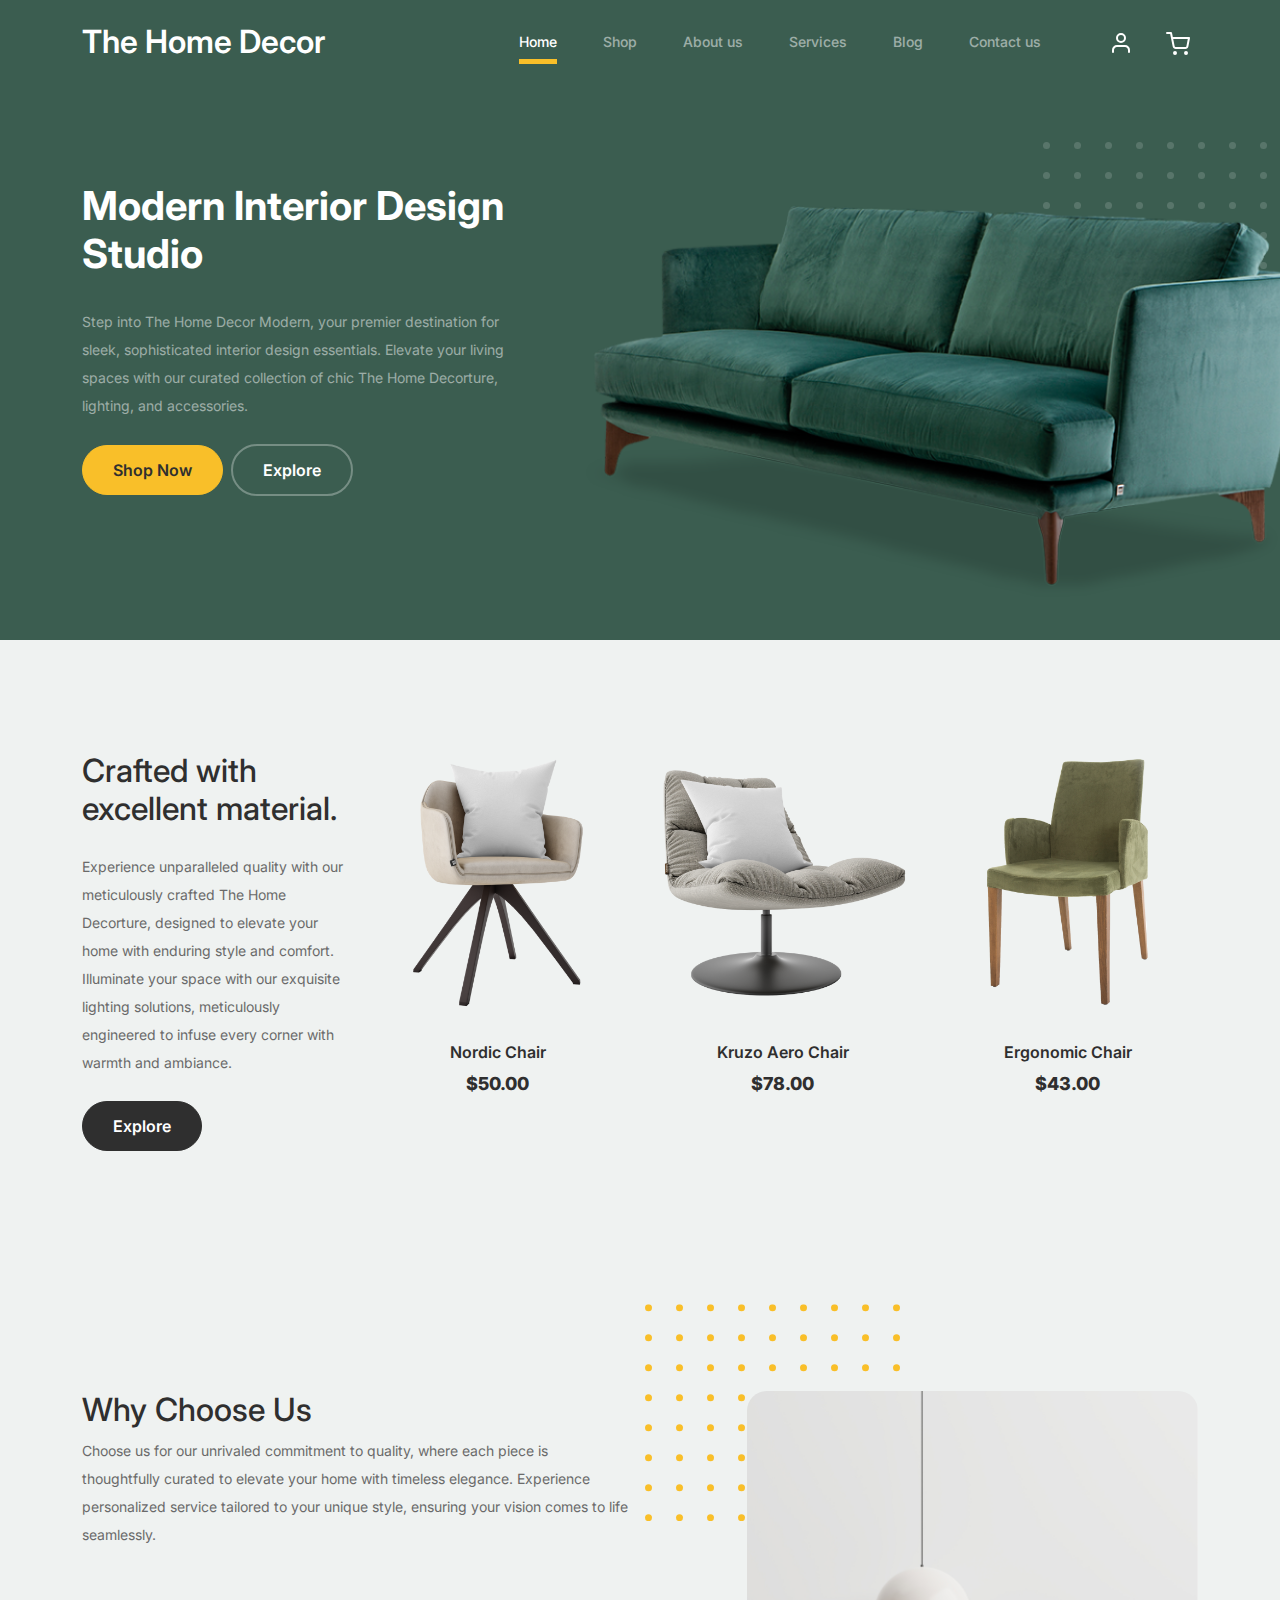
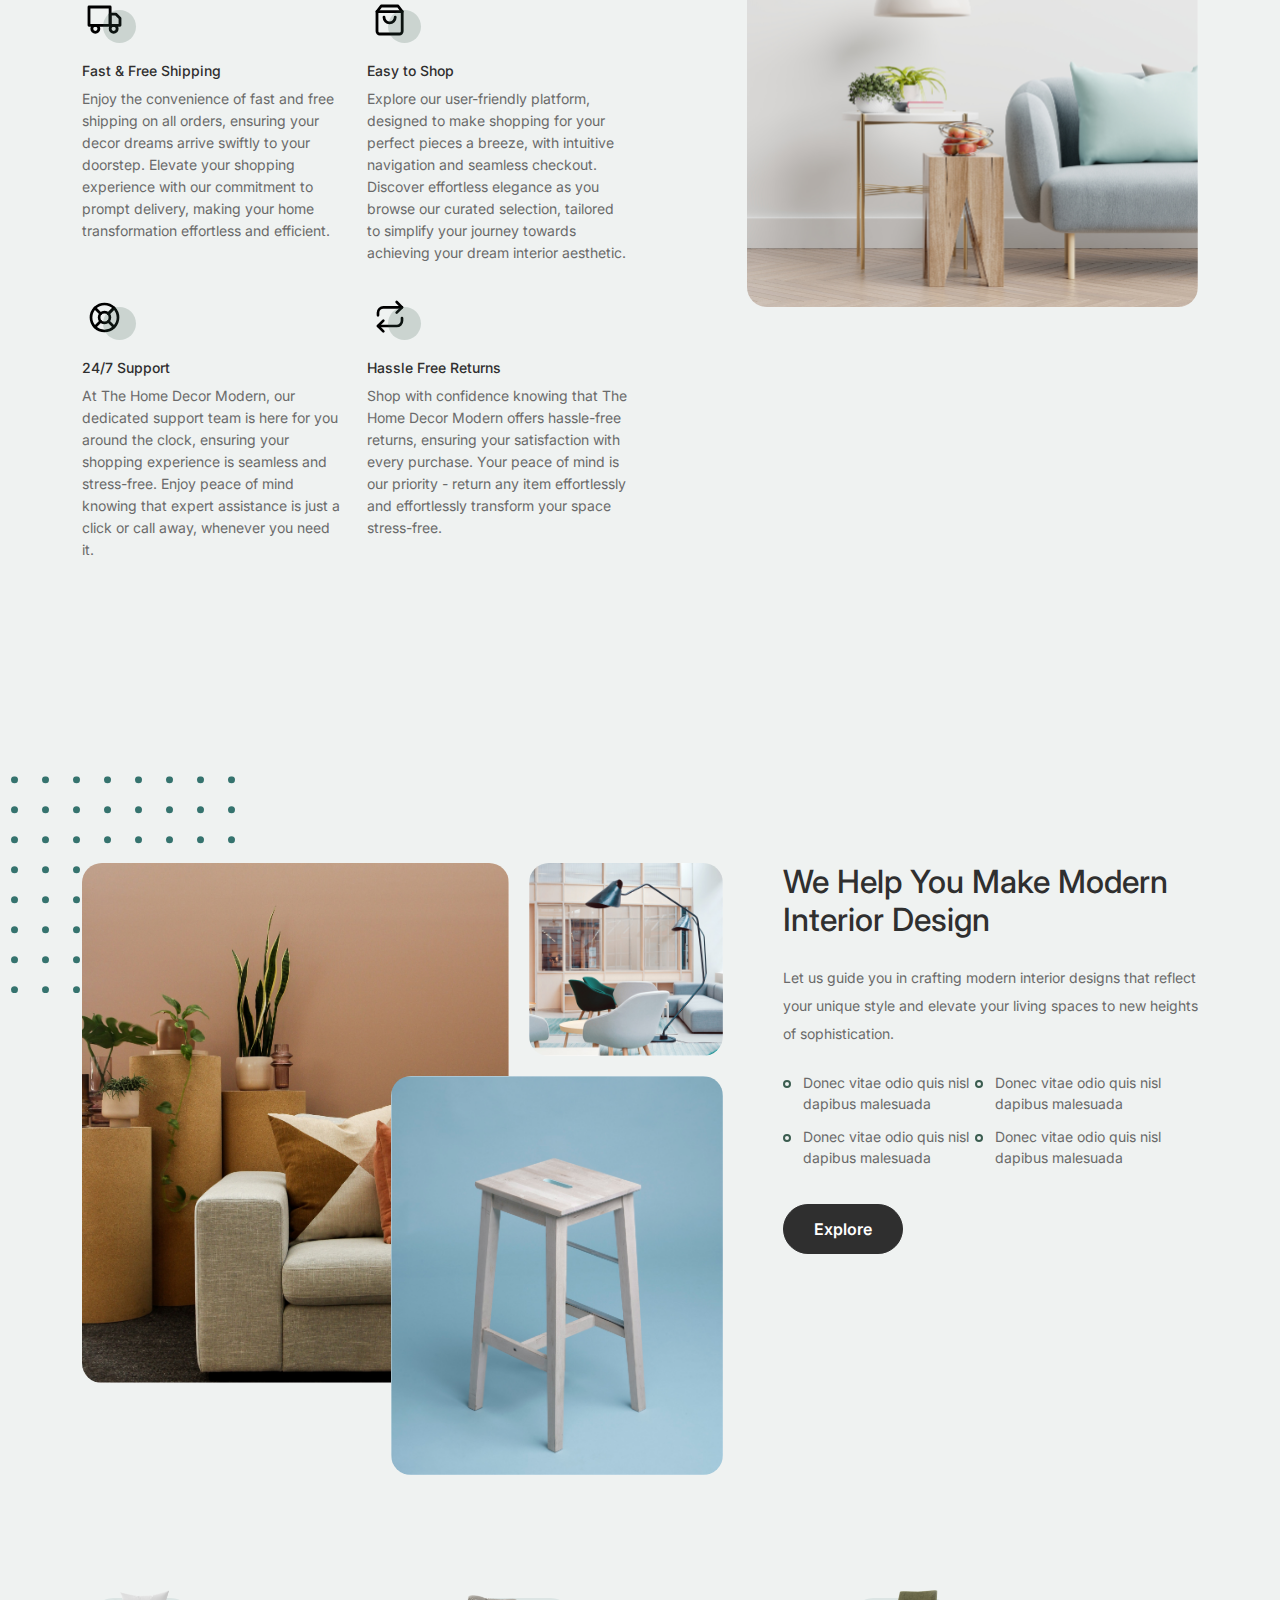
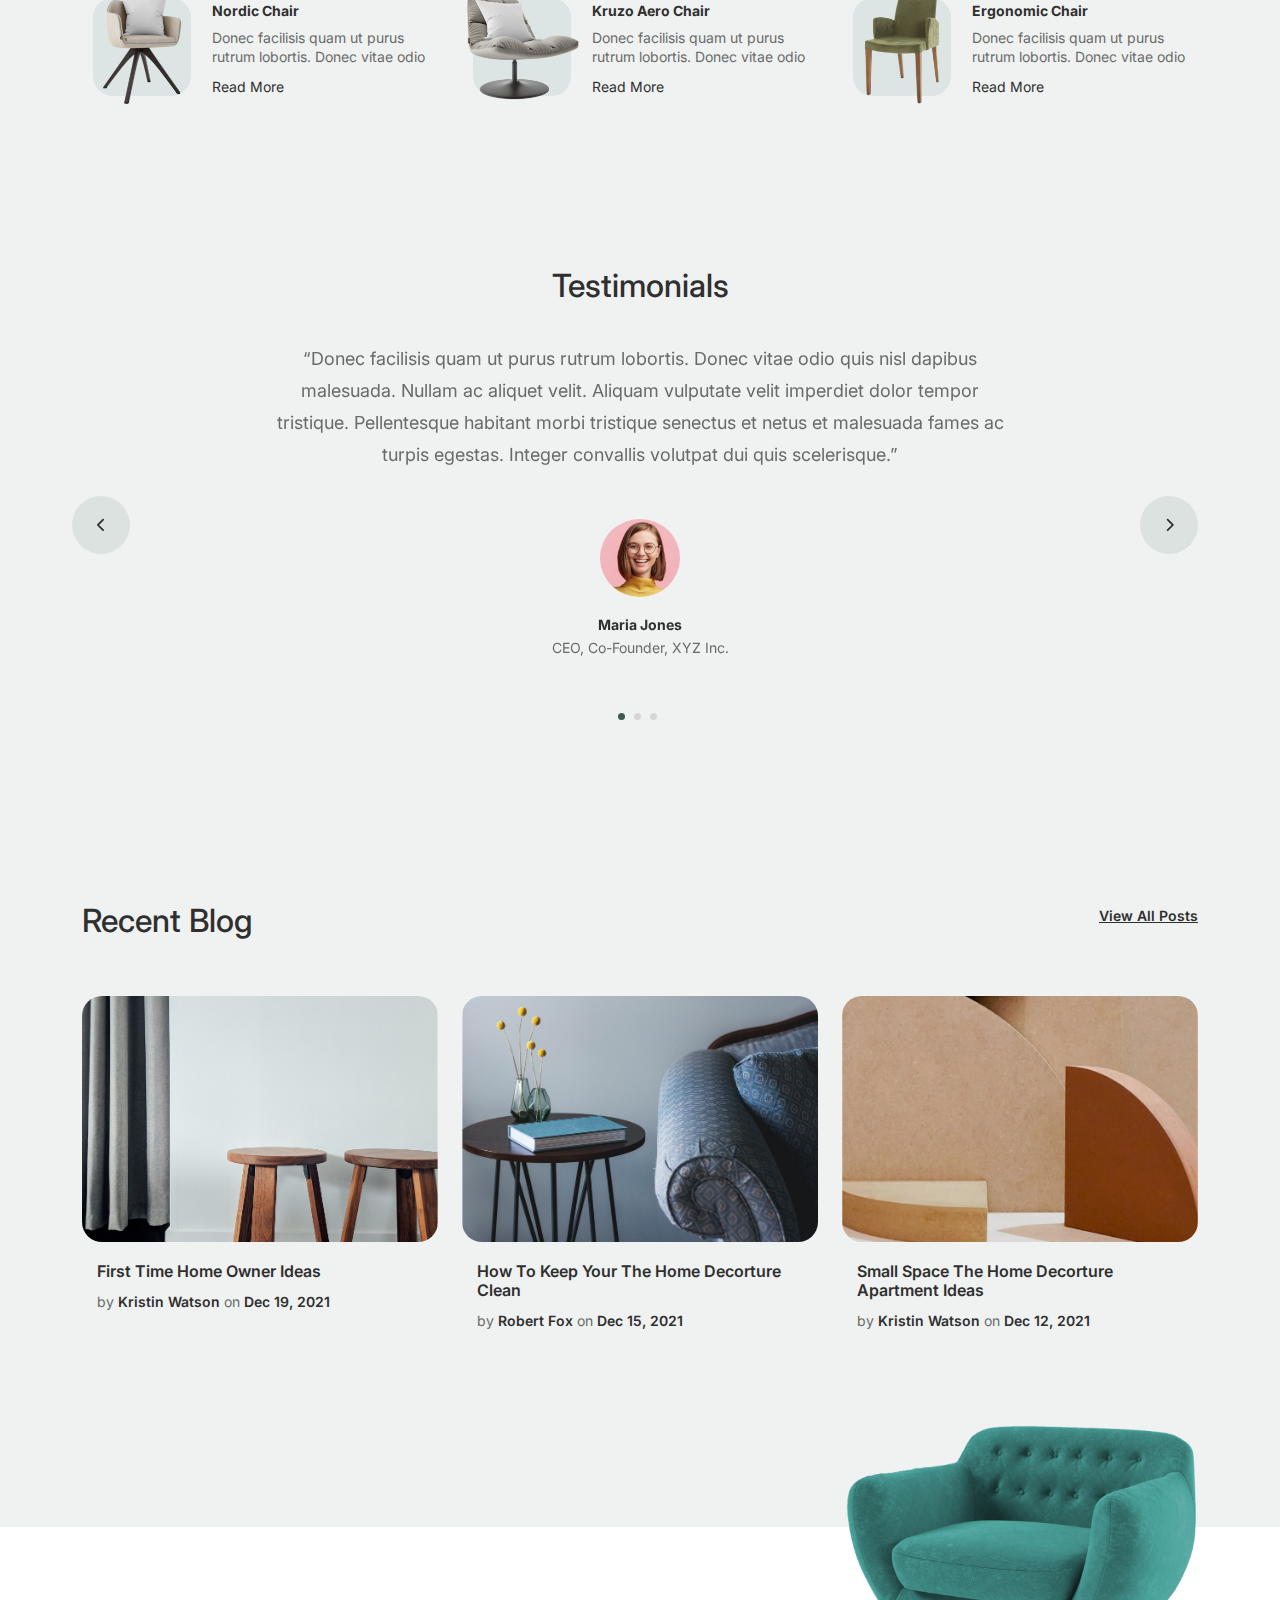
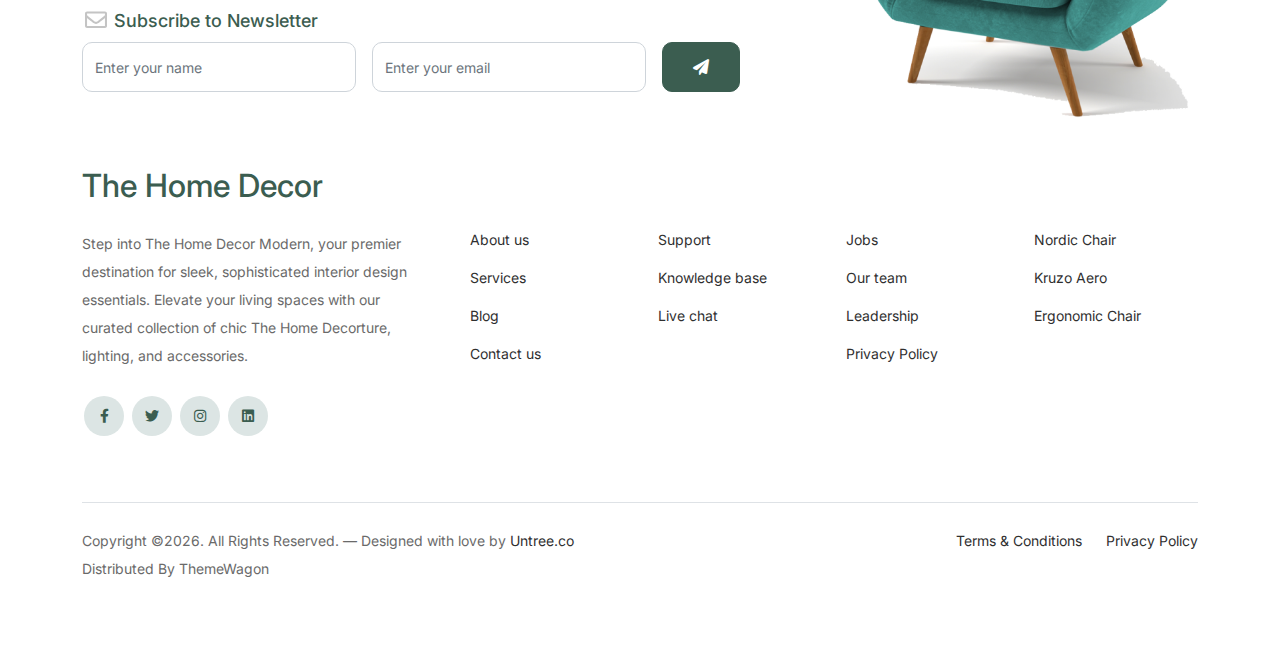
<file: Frontend_Project-main/Frontend_Project-main/index.html>
<!doctype html>
<html lang="en">
<head>
  <meta charset="utf-8">
  <meta name="viewport" content="width=device-width, initial-scale=1, shrink-to-fit=no">
  <meta name="author" content="Untree.co">
  <link rel="shortcut icon" href="favicon.png">

  <meta name="description" content="" />
  <meta name="keywords" content="bootstrap, bootstrap4" />

		<!-- Bootstrap CSS -->
		<link href="css/bootstrap.min.css" rel="stylesheet">
		<link href="https://cdnjs.cloudflare.com/ajax/libs/font-awesome/6.0.0-beta3/css/all.min.css" rel="stylesheet">
		<link href="css/tiny-slider.css" rel="stylesheet">
		<link href="css/style.css" rel="stylesheet">
		<title>The Home Decor Website </title>
	</head>

	<body>

		<!-- Start Header/Navigation -->
		<nav class="custom-navbar navbar navbar navbar-expand-md navbar-dark bg-dark" arial-label="The Home Decor navigation bar">

			<div class="container">
				<a class="navbar-brand" href="index.html">The Home Decor</a>

				<button class="navbar-toggler" type="button" data-bs-toggle="collapse" data-bs-target="#navbarsThe Home Decor" aria-controls="navbarsThe Home Decor" aria-expanded="false" aria-label="Toggle navigation">
					<span class="navbar-toggler-icon"></span>
				</button>

				<div class="collapse navbar-collapse" id="navbarsThe Home Decor">
					<ul class="custom-navbar-nav navbar-nav ms-auto mb-2 mb-md-0">
						<li class="nav-item active">
							<a class="nav-link" href="index.html">Home</a>
						</li>
						<li><a class="nav-link" href="shop.html">Shop</a></li>
						<li><a class="nav-link" href="about.html">About us</a></li>
						<li><a class="nav-link" href="services.html">Services</a></li>
						<li><a class="nav-link" href="blog.html">Blog</a></li>
						<li><a class="nav-link" href="contact.html">Contact us</a></li>
					</ul>

					<ul class="custom-navbar-cta navbar-nav mb-2 mb-md-0 ms-5">
						<li><a class="nav-link" href="#"><img src="images/user.svg"></a></li>
						<li><a class="nav-link" href="cart.html"><img src="images/cart.svg"></a></li>
					</ul>
				</div>
			</div>
				
		</nav>
		<!-- End Header/Navigation -->

		<!-- Start Hero Section -->
			<div class="hero">
				<div class="container">
					<div class="row justify-content-between">
						<div class="col-lg-5">
							<div class="intro-excerpt">
								<h1>Modern Interior <span clsas="d-block">Design Studio</span></h1>
								<p class="mb-4">
									Step into The Home Decor Modern, your premier destination for sleek, sophisticated interior design essentials. Elevate your living spaces with our curated collection of chic The Home Decorture, lighting, and accessories.</p>
								<p><a href="" class="btn btn-secondary me-2">Shop Now</a><a href="#" class="btn btn-white-outline">Explore</a></p>
							</div>
						</div>
						<div class="col-lg-7">
							<div class="hero-img-wrap">
								<img src="images/couch.png" class="img-fluid">
							</div>
						</div>
					</div>
				</div>
			</div>
		<!-- End Hero Section -->

		<!-- Start Product Section -->
		<div class="product-section">
			<div class="container">
				<div class="row">

					<!-- Start Column 1 -->
					<div class="col-md-12 col-lg-3 mb-5 mb-lg-0">
						<h2 class="mb-4 section-title">Crafted with excellent material.</h2>
						<p class="mb-4">Experience unparalleled quality with our meticulously crafted The Home Decorture, designed to elevate your home with enduring style and comfort. Illuminate your space with our exquisite lighting solutions, meticulously engineered to infuse every corner with warmth and ambiance. </p>
						<p><a href="shop.html" class="btn">Explore</a></p>
					</div> 
					<!-- End Column 1 -->

					<!-- Start Column 2 -->
					<div class="col-12 col-md-4 col-lg-3 mb-5 mb-md-0">
						<a class="product-item" href="cart.html">
							<img src="images/product-1.png" class="img-fluid product-thumbnail">
							<h3 class="product-title">Nordic Chair</h3>
							<strong class="product-price">$50.00</strong>

							<span class="icon-cross">
								<img src="images/cross.svg" class="img-fluid">
							</span>
						</a>
					</div> 
					<!-- End Column 2 -->

					<!-- Start Column 3 -->
					<div class="col-12 col-md-4 col-lg-3 mb-5 mb-md-0">
						<a class="product-item" href="cart.html">
							<img src="images/product-2.png" class="img-fluid product-thumbnail">
							<h3 class="product-title">Kruzo Aero Chair</h3>
							<strong class="product-price">$78.00</strong>

							<span class="icon-cross">
								<img src="images/cross.svg" class="img-fluid">
							</span>
						</a>
					</div>
					<!-- End Column 3 -->

					<!-- Start Column 4 -->
					<div class="col-12 col-md-4 col-lg-3 mb-5 mb-md-0">
						<a class="product-item" href="cart.html">
							<img src="images/product-3.png" class="img-fluid product-thumbnail">
							<h3 class="product-title">Ergonomic Chair</h3>
							<strong class="product-price">$43.00</strong>

							<span class="icon-cross">
								<img src="images/cross.svg" class="img-fluid">
							</span>
						</a>
					</div>
					<!-- End Column 4 -->

				</div>
			</div>
		</div>
		<!-- End Product Section -->

		<!-- Start Why Choose Us Section -->
		<div class="why-choose-section">
			<div class="container">
				<div class="row justify-content-between">
					<div class="col-lg-6">
						<h2 class="section-title">Why Choose Us</h2>
						<p>
							Choose us for our unrivaled commitment to quality, where each piece is thoughtfully curated to elevate your home with timeless elegance. Experience personalized service tailored to your unique style, ensuring your vision comes to life seamlessly.</p>

						<div class="row my-5">
							<div class="col-6 col-md-6">
								<div class="feature">
									<div class="icon">
										<img src="images/truck.svg" alt="Image" class="imf-fluid">
									</div>
									<h3>Fast &amp; Free Shipping</h3>
									<p>Enjoy the convenience of fast and free shipping on all orders, ensuring your decor dreams arrive swiftly to your doorstep. Elevate your shopping experience with our commitment to prompt delivery, making your home transformation effortless and efficient.</p>
								</div>
							</div>

							<div class="col-6 col-md-6">
								<div class="feature">
									<div class="icon">
										<img src="images/bag.svg" alt="Image" class="imf-fluid">
									</div>
									<h3>Easy to Shop</h3>
									<p>Explore our user-friendly platform, designed to make shopping for your perfect pieces a breeze, with intuitive navigation and seamless checkout. Discover effortless elegance as you browse our curated selection, tailored to simplify your journey towards achieving your dream interior aesthetic.</p>
								</div>
							</div>

							<div class="col-6 col-md-6">
								<div class="feature">
									<div class="icon">
										<img src="images/support.svg" alt="Image" class="imf-fluid">
									</div>
									<h3>24/7 Support</h3>
									<p>
										At The Home Decor Modern, our dedicated support team is here for you around the clock, ensuring your shopping experience is seamless and stress-free. Enjoy peace of mind knowing that expert assistance is just a click or call away, whenever you need it.</p>
								</div>
							</div>

							<div class="col-6 col-md-6">
								<div class="feature">
									<div class="icon">
										<img src="images/return.svg" alt="Image" class="imf-fluid">
									</div>
									<h3>Hassle Free Returns</h3>
									<p>Shop with confidence knowing that The Home Decor Modern offers hassle-free returns, ensuring your satisfaction with every purchase. Your peace of mind is our priority - return any item effortlessly and effortlessly transform your space stress-free.	</p>
								</div>
							</div>
						</div>
					</div>

					<div class="col-lg-5">
						<div class="img-wrap">
							<img src="images/why-choose-us-img.jpg" alt="Image" class="img-fluid">
						</div>
					</div>

				</div>
			</div>
		</div>
		<!-- End Why Choose Us Section -->

		<!-- Start We Help Section -->
		<div class="we-help-section">
			<div class="container">
				<div class="row justify-content-between">
					<div class="col-lg-7 mb-5 mb-lg-0">
						<div class="imgs-grid">
							<div class="grid grid-1"><img src="images/img-grid-1.jpg" alt="Untree.co"></div>
							<div class="grid grid-2"><img src="images/img-grid-2.jpg" alt="Untree.co"></div>
							<div class="grid grid-3"><img src="images/img-grid-3.jpg" alt="Untree.co"></div>
						</div>
					</div>
					<div class="col-lg-5 ps-lg-5">
						<h2 class="section-title mb-4">We Help You Make Modern Interior Design</h2>
						<p>Let us guide you in crafting modern interior designs that reflect your unique style and elevate your living spaces to new heights of sophistication.</p>

						<ul class="list-unstyled custom-list my-4">
							<li>Donec vitae odio quis nisl dapibus malesuada</li>
							<li>Donec vitae odio quis nisl dapibus malesuada</li>
							<li>Donec vitae odio quis nisl dapibus malesuada</li>
							<li>Donec vitae odio quis nisl dapibus malesuada</li>
						</ul>
						<p><a herf="#" class="btn">Explore</a></p>
					</div>
				</div>
			</div>
		</div>
		<!-- End We Help Section -->

		<!-- Start Popular Product -->
		<div class="popular-product">
			<div class="container">
				<div class="row">

					<div class="col-12 col-md-6 col-lg-4 mb-4 mb-lg-0">
						<div class="product-item-sm d-flex">
							<div class="thumbnail">
								<img src="images/product-1.png" alt="Image" class="img-fluid">
							</div>
							<div class="pt-3">
								<h3>Nordic Chair</h3>
								<p>Donec facilisis quam ut purus rutrum lobortis. Donec vitae odio </p>
								<p><a href="#">Read More</a></p>
							</div>
						</div>
					</div>

					<div class="col-12 col-md-6 col-lg-4 mb-4 mb-lg-0">
						<div class="product-item-sm d-flex">
							<div class="thumbnail">
								<img src="images/product-2.png" alt="Image" class="img-fluid">
							</div>
							<div class="pt-3">
								<h3>Kruzo Aero Chair</h3>
								<p>Donec facilisis quam ut purus rutrum lobortis. Donec vitae odio </p>
								<p><a href="#">Read More</a></p>
							</div>
						</div>
					</div>

					<div class="col-12 col-md-6 col-lg-4 mb-4 mb-lg-0">
						<div class="product-item-sm d-flex">
							<div class="thumbnail">
								<img src="images/product-3.png" alt="Image" class="img-fluid">
							</div>
							<div class="pt-3">
								<h3>Ergonomic Chair</h3>
								<p>Donec facilisis quam ut purus rutrum lobortis. Donec vitae odio </p>
								<p><a href="#">Read More</a></p>
							</div>
						</div>
					</div>

				</div>
			</div>
		</div>
		<!-- End Popular Product -->

		<!-- Start Testimonial Slider -->
		<div class="testimonial-section">
			<div class="container">
				<div class="row">
					<div class="col-lg-7 mx-auto text-center">
						<h2 class="section-title">Testimonials</h2>
					</div>
				</div>

				<div class="row justify-content-center">
					<div class="col-lg-12">
						<div class="testimonial-slider-wrap text-center">

							<div id="testimonial-nav">
								<span class="prev" data-controls="prev"><span class="fa fa-chevron-left"></span></span>
								<span class="next" data-controls="next"><span class="fa fa-chevron-right"></span></span>
							</div>

							<div class="testimonial-slider">
								
								<div class="item">
									<div class="row justify-content-center">
										<div class="col-lg-8 mx-auto">

											<div class="testimonial-block text-center">
												<blockquote class="mb-5">
													<p>&ldquo;Donec facilisis quam ut purus rutrum lobortis. Donec vitae odio quis nisl dapibus malesuada. Nullam ac aliquet velit. Aliquam vulputate velit imperdiet dolor tempor tristique. Pellentesque habitant morbi tristique senectus et netus et malesuada fames ac turpis egestas. Integer convallis volutpat dui quis scelerisque.&rdquo;</p>
												</blockquote>

												<div class="author-info">
													<div class="author-pic">
														<img src="images/person-1.png" alt="Maria Jones" class="img-fluid">
													</div>
													<h3 class="font-weight-bold">Maria Jones</h3>
													<span class="position d-block mb-3">CEO, Co-Founder, XYZ Inc.</span>
												</div>
											</div>

										</div>
									</div>
								</div> 
								<!-- END item -->

								<div class="item">
									<div class="row justify-content-center">
										<div class="col-lg-8 mx-auto">

											<div class="testimonial-block text-center">
												<blockquote class="mb-5">
													<p>&ldquo;Donec facilisis quam ut purus rutrum lobortis. Donec vitae odio quis nisl dapibus malesuada. Nullam ac aliquet velit. Aliquam vulputate velit imperdiet dolor tempor tristique. Pellentesque habitant morbi tristique senectus et netus et malesuada fames ac turpis egestas. Integer convallis volutpat dui quis scelerisque.&rdquo;</p>
												</blockquote>

												<div class="author-info">
													<div class="author-pic">
														<img src="images/person-1.png" alt="Maria Jones" class="img-fluid">
													</div>
													<h3 class="font-weight-bold">Maria Jones</h3>
													<span class="position d-block mb-3">CEO, Co-Founder, XYZ Inc.</span>
												</div>
											</div>

										</div>
									</div>
								</div> 
								<!-- END item -->

								<div class="item">
									<div class="row justify-content-center">
										<div class="col-lg-8 mx-auto">

											<div class="testimonial-block text-center">
												<blockquote class="mb-5">
													<p>&ldquo;Donec facilisis quam ut purus rutrum lobortis. Donec vitae odio quis nisl dapibus malesuada. Nullam ac aliquet velit. Aliquam vulputate velit imperdiet dolor tempor tristique. Pellentesque habitant morbi tristique senectus et netus et malesuada fames ac turpis egestas. Integer convallis volutpat dui quis scelerisque.&rdquo;</p>
												</blockquote>

												<div class="author-info">
													<div class="author-pic">
														<img src="images/person-1.png" alt="Maria Jones" class="img-fluid">
													</div>
													<h3 class="font-weight-bold">Maria Jones</h3>
													<span class="position d-block mb-3">CEO, Co-Founder, XYZ Inc.</span>
												</div>
											</div>

										</div>
									</div>
								</div> 
								<!-- END item -->

							</div>

						</div>
					</div>
				</div>
			</div>
		</div>
		<!-- End Testimonial Slider -->

		<!-- Start Blog Section -->
		<div class="blog-section">
			<div class="container">
				<div class="row mb-5">
					<div class="col-md-6">
						<h2 class="section-title">Recent Blog</h2>
					</div>
					<div class="col-md-6 text-start text-md-end">
						<a href="#" class="more">View All Posts</a>
					</div>
				</div>

				<div class="row">

					<div class="col-12 col-sm-6 col-md-4 mb-4 mb-md-0">
						<div class="post-entry">
							<a href="#" class="post-thumbnail"><img src="images/post-1.jpg" alt="Image" class="img-fluid"></a>
							<div class="post-content-entry">
								<h3><a href="#">First Time Home Owner Ideas</a></h3>
								<div class="meta">
									<span>by <a href="#">Kristin Watson</a></span> <span>on <a href="#">Dec 19, 2021</a></span>
								</div>
							</div>
						</div>
					</div>

					<div class="col-12 col-sm-6 col-md-4 mb-4 mb-md-0">
						<div class="post-entry">
							<a href="#" class="post-thumbnail"><img src="images/post-2.jpg" alt="Image" class="img-fluid"></a>
							<div class="post-content-entry">
								<h3><a href="#">How To Keep Your The Home Decorture Clean</a></h3>
								<div class="meta">
									<span>by <a href="#">Robert Fox</a></span> <span>on <a href="#">Dec 15, 2021</a></span>
								</div>
							</div>
						</div>
					</div>

					<div class="col-12 col-sm-6 col-md-4 mb-4 mb-md-0">
						<div class="post-entry">
							<a href="#" class="post-thumbnail"><img src="images/post-3.jpg" alt="Image" class="img-fluid"></a>
							<div class="post-content-entry">
								<h3><a href="#">Small Space The Home Decorture Apartment Ideas</a></h3>
								<div class="meta">
									<span>by <a href="#">Kristin Watson</a></span> <span>on <a href="#">Dec 12, 2021</a></span>
								</div>
							</div>
						</div>
					</div>

				</div>
			</div>
		</div>
		<!-- End Blog Section -->	

		<!-- Start Footer Section -->
		<footer class="footer-section">
			<div class="container relative">

				<div class="sofa-img">
					<img src="images/sofa.png" alt="Image" class="img-fluid">
				</div>

				<div class="row">
					<div class="col-lg-8">
						<div class="subscription-form">
							<h3 class="d-flex align-items-center"><span class="me-1"><img src="images/envelope-outline.svg" alt="Image" class="img-fluid"></span><span>Subscribe to Newsletter</span></h3>

							<form action="#" class="row g-3">
								<div class="col-auto">
									<input type="text" class="form-control" placeholder="Enter your name">
								</div>
								<div class="col-auto">
									<input type="email" class="form-control" placeholder="Enter your email">
								</div>
								<div class="col-auto">
									<button class="btn btn-primary">
										<span class="fa fa-paper-plane"></span>
									</button>
								</div>
							</form>

						</div>
					</div>
				</div>

				<div class="row g-5 mb-5">
					<div class="col-lg-4">
						<div class="mb-4 footer-logo-wrap"><a href="#" class="footer-logo">The Home Decor</a></div>
						<p class="mb-4">									Step into The Home Decor Modern, your premier destination for sleek, sophisticated interior design essentials. Elevate your living spaces with our curated collection of chic The Home Decorture, lighting, and accessories.</p>

						<ul class="list-unstyled custom-social">
							<li><a href="#"><span class="fa fa-brands fa-facebook-f"></span></a></li>
							<li><a href="#"><span class="fa fa-brands fa-twitter"></span></a></li>
							<li><a href="#"><span class="fa fa-brands fa-instagram"></span></a></li>
							<li><a href="#"><span class="fa fa-brands fa-linkedin"></span></a></li>
						</ul>
					</div>

					<div class="col-lg-8">
						<div class="row links-wrap">
							<div class="col-6 col-sm-6 col-md-3">
								<ul class="list-unstyled">
									<li><a href="#">About us</a></li>
									<li><a href="#">Services</a></li>
									<li><a href="#">Blog</a></li>
									<li><a href="#">Contact us</a></li>
								</ul>
							</div>

							<div class="col-6 col-sm-6 col-md-3">
								<ul class="list-unstyled">
									<li><a href="#">Support</a></li>
									<li><a href="#">Knowledge base</a></li>
									<li><a href="#">Live chat</a></li>
								</ul>
							</div>

							<div class="col-6 col-sm-6 col-md-3">
								<ul class="list-unstyled">
									<li><a href="#">Jobs</a></li>
									<li><a href="#">Our team</a></li>
									<li><a href="#">Leadership</a></li>
									<li><a href="#">Privacy Policy</a></li>
								</ul>
							</div>

							<div class="col-6 col-sm-6 col-md-3">
								<ul class="list-unstyled">
									<li><a href="#">Nordic Chair</a></li>
									<li><a href="#">Kruzo Aero</a></li>
									<li><a href="#">Ergonomic Chair</a></li>
								</ul>
							</div>
						</div>
					</div>

				</div>

				<div class="border-top copyright">
					<div class="row pt-4">
						<div class="col-lg-6">
							<p class="mb-2 text-center text-lg-start">Copyright &copy;<script>document.write(new Date().getFullYear());</script>. All Rights Reserved. &mdash; Designed with love by <a href="https://untree.co">Untree.co</a> Distributed By <a hreff="https://themewagon.com">ThemeWagon</a>  <!-- License information: https://untree.co/license/ -->
            </p>
						</div>

						<div class="col-lg-6 text-center text-lg-end">
							<ul class="list-unstyled d-inline-flex ms-auto">
								<li class="me-4"><a href="#">Terms &amp; Conditions</a></li>
								<li><a href="#">Privacy Policy</a></li>
							</ul>
						</div>

					</div>
				</div>

			</div>
		</footer>
		<!-- End Footer Section -->	


		<script src="js/bootstrap.bundle.min.js"></script>
		<script src="js/tiny-slider.js"></script>
		<script src="js/custom.js"></script>
	</body>

</html>
</file>
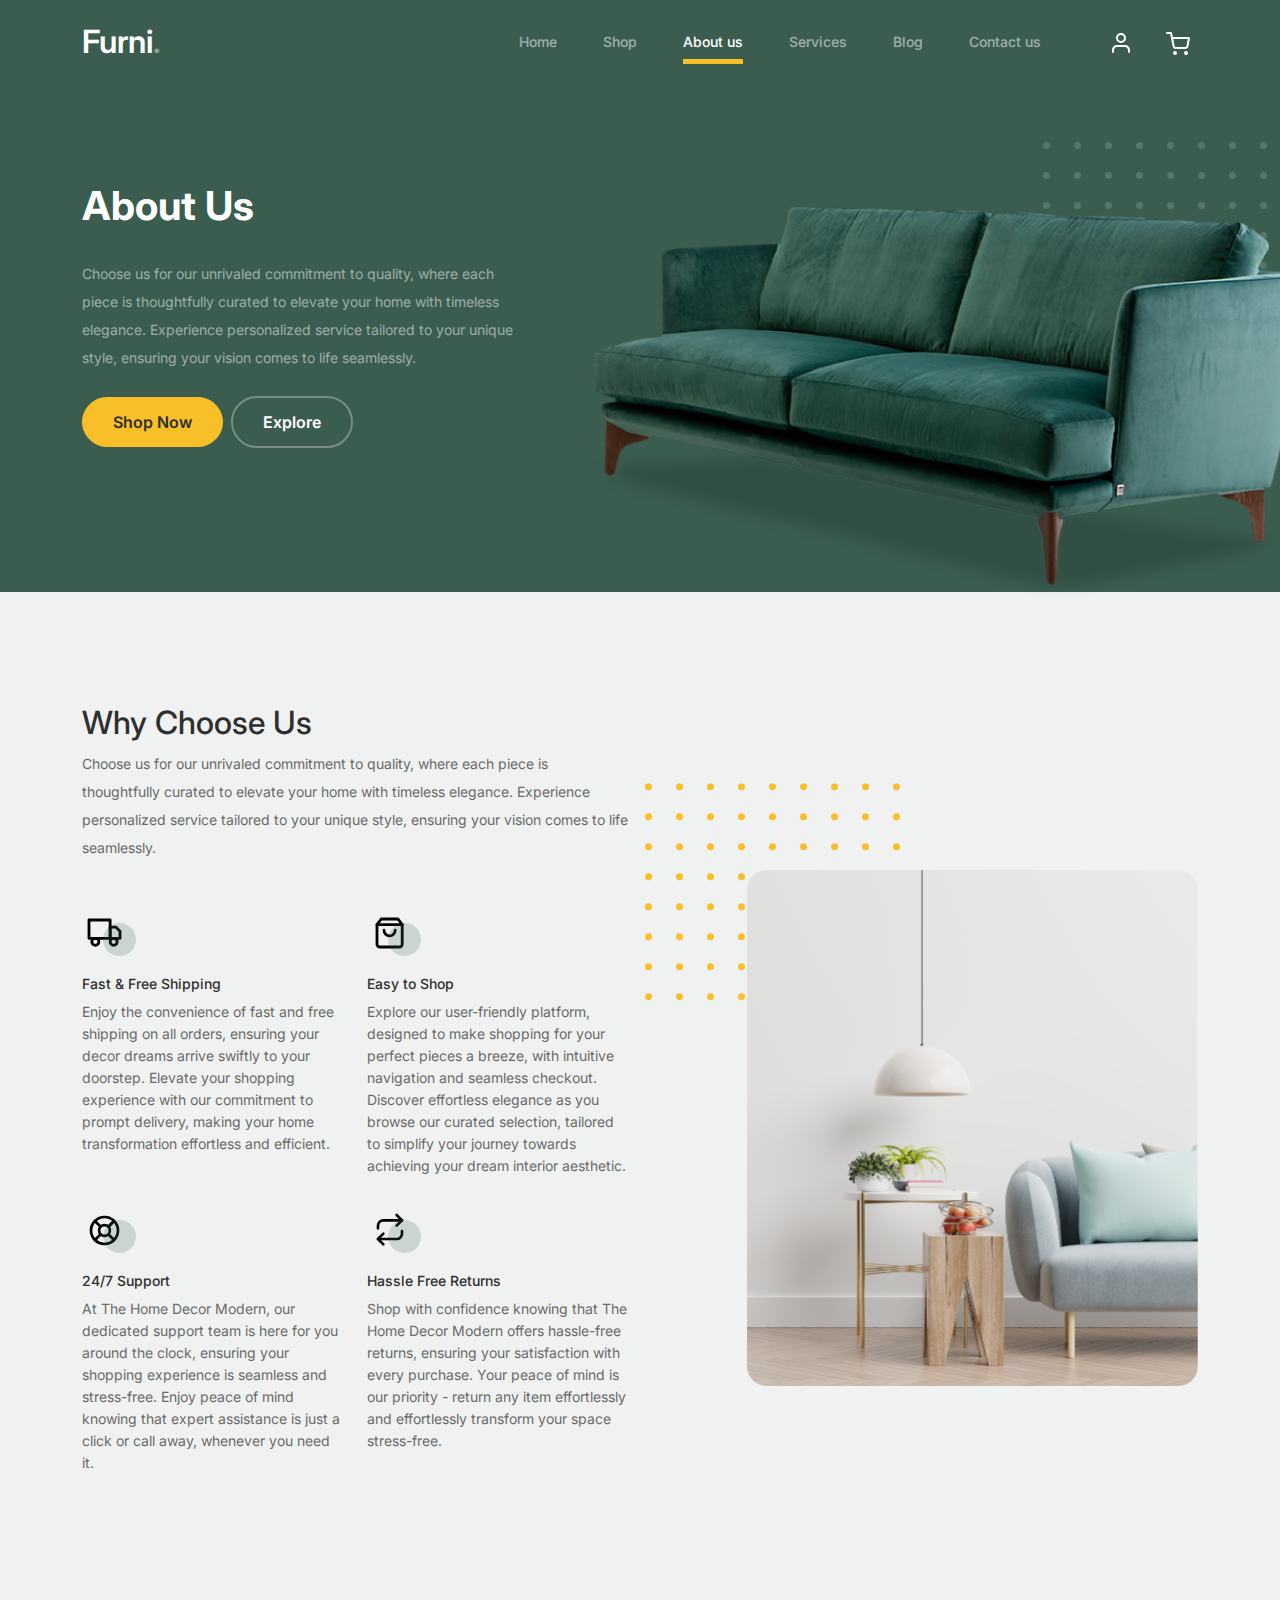
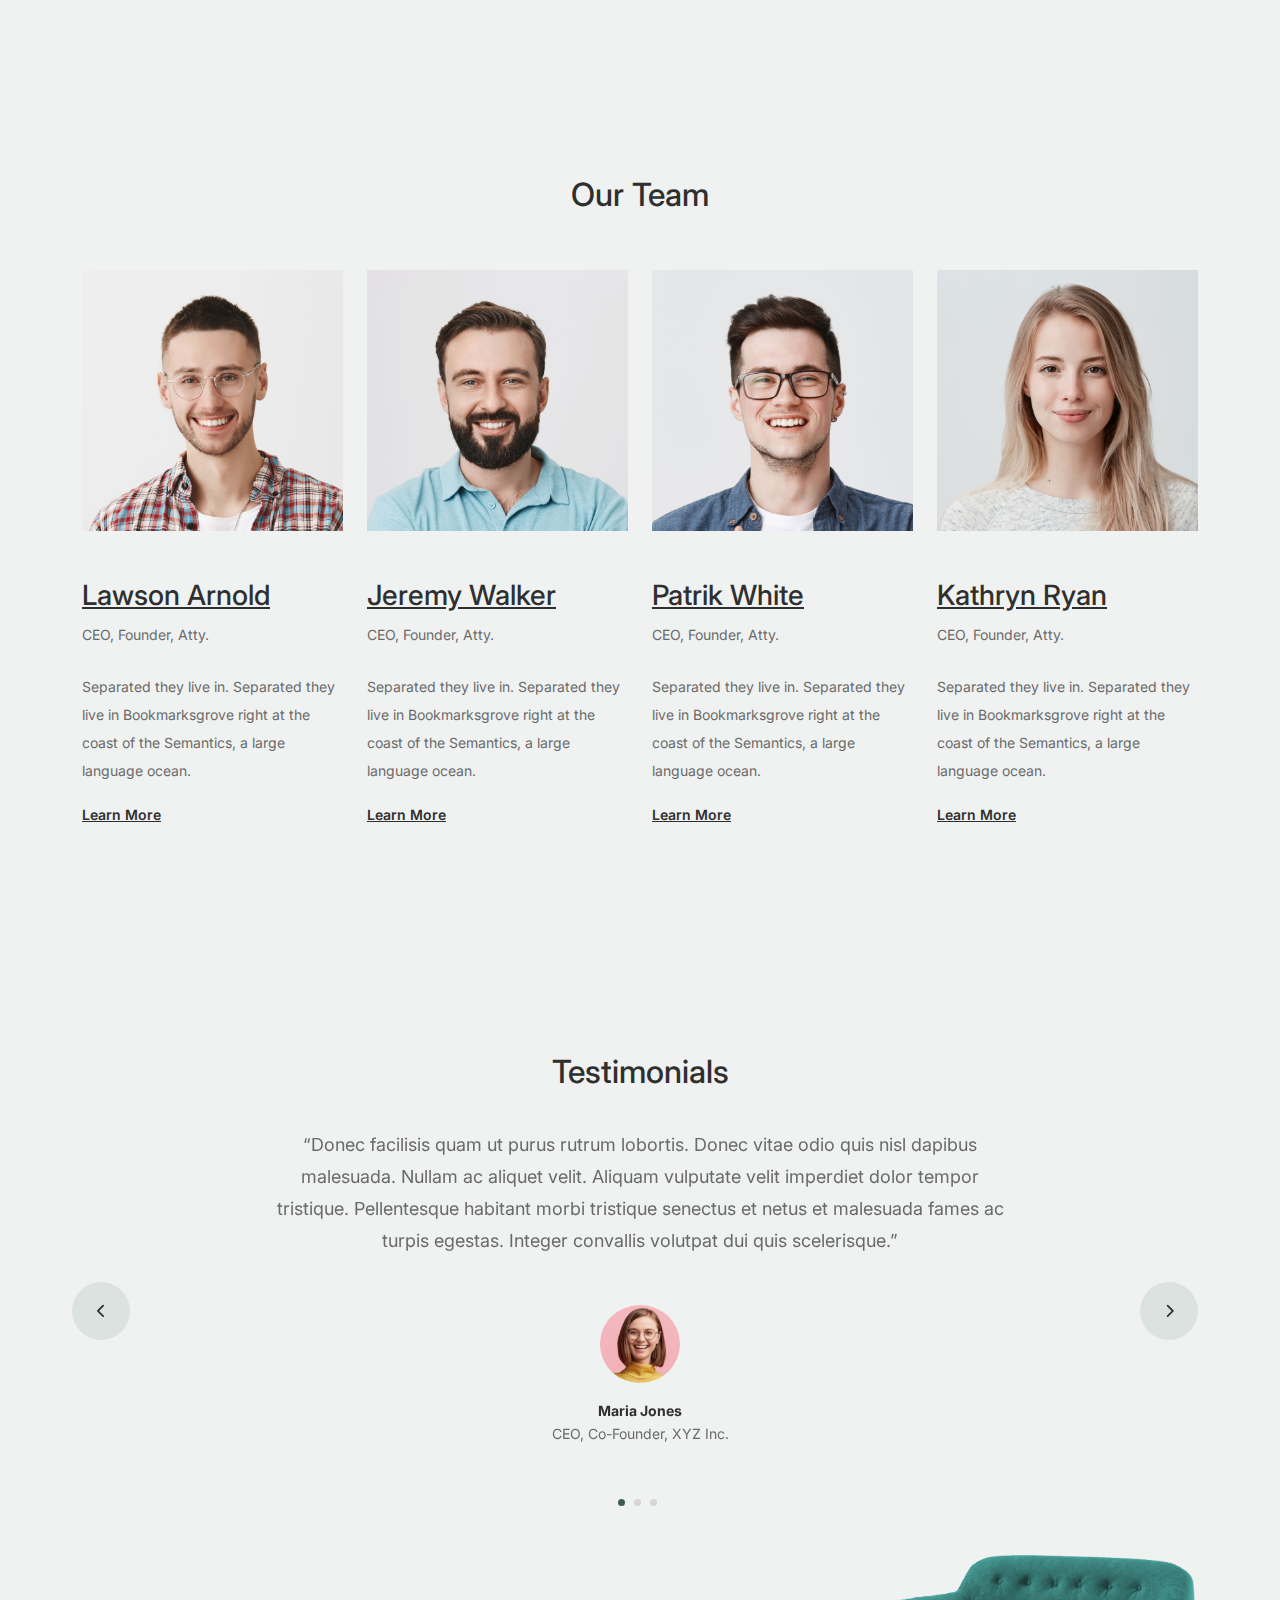
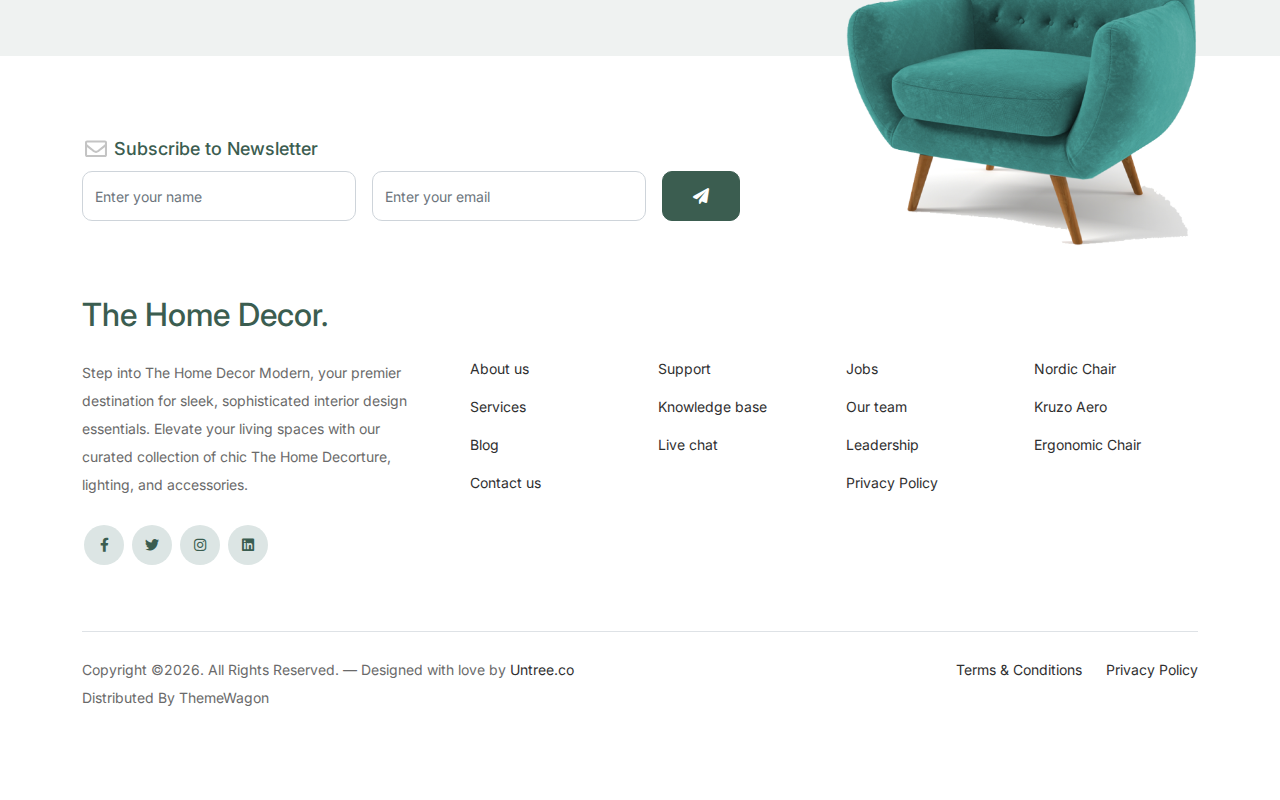
<file: Frontend_Project-main/Frontend_Project-main/about.html>
<!doctype html>
<html lang="en">
<head>
  <meta charset="utf-8">
  <meta name="viewport" content="width=device-width, initial-scale=1, shrink-to-fit=no">
  <meta name="author" content="Untree.co">
  <link rel="shortcut icon" href="favicon.png">

  <meta name="description" content="" />
  <meta name="keywords" content="bootstrap, bootstrap4" />

		<!-- Bootstrap CSS -->
		<link href="css/bootstrap.min.css" rel="stylesheet">
		<link href="https://cdnjs.cloudflare.com/ajax/libs/font-awesome/6.0.0-beta3/css/all.min.css" rel="stylesheet">
		<link href="css/tiny-slider.css" rel="stylesheet">
		<link href="css/style.css" rel="stylesheet">
		<title>Furni Free Bootstrap 5 Template for Furniture and Interior Design Websites by Untree.co </title>
	</head>

	<body>

		<!-- Start Header/Navigation -->
		<nav class="custom-navbar navbar navbar navbar-expand-md navbar-dark bg-dark" arial-label="Furni navigation bar">

			<div class="container">
				<a class="navbar-brand" href="index.html">Furni<span>.</span></a>

				<button class="navbar-toggler" type="button" data-bs-toggle="collapse" data-bs-target="#navbarsFurni" aria-controls="navbarsFurni" aria-expanded="false" aria-label="Toggle navigation">
					<span class="navbar-toggler-icon"></span>
				</button>

				<div class="collapse navbar-collapse" id="navbarsFurni">
					<ul class="custom-navbar-nav navbar-nav ms-auto mb-2 mb-md-0">
						<li class="nav-item ">
							<a class="nav-link" href="index.html">Home</a>
						</li>
						<li><a class="nav-link" href="shop.html">Shop</a></li>
						<li class="active"><a class="nav-link" href="about.html">About us</a></li>
						<li><a class="nav-link" href="services.html">Services</a></li>
						<li><a class="nav-link" href="blog.html">Blog</a></li>
						<li><a class="nav-link" href="contact.html">Contact us</a></li>
					</ul>

					<ul class="custom-navbar-cta navbar-nav mb-2 mb-md-0 ms-5">
						<li><a class="nav-link" href="#"><img src="images/user.svg"></a></li>
						<li><a class="nav-link" href="cart.html"><img src="images/cart.svg"></a></li>
					</ul>
				</div>
			</div>
				
		</nav>
		<!-- End Header/Navigation -->

		<!-- Start Hero Section -->
			<div class="hero">
				<div class="container">
					<div class="row justify-content-between">
						<div class="col-lg-5">
							<div class="intro-excerpt">
								<h1>About Us</h1>
								<p class="mb-4">Choose us for our unrivaled commitment to quality, where each piece is thoughtfully curated to elevate your home with timeless elegance. Experience personalized service tailored to your unique style, ensuring your vision comes to life seamlessly.</p>
								<p><a href="" class="btn btn-secondary me-2">Shop Now</a><a href="#" class="btn btn-white-outline">Explore</a></p>
							</div>
						</div>
						<div class="col-lg-7">
							<div class="hero-img-wrap">
								<img src="images/couch.png" class="img-fluid">
							</div>
						</div>
					</div>
				</div>
			</div>
		<!-- End Hero Section -->

		

		<!-- Start Why Choose Us Section -->
		<div class="why-choose-section">
			<div class="container">
				<div class="row justify-content-between align-items-center">
					<div class="col-lg-6">
						<h2 class="section-title">Why Choose Us</h2>
						<p>Choose us for our unrivaled commitment to quality, where each piece is thoughtfully curated to elevate your home with timeless elegance. Experience personalized service tailored to your unique style, ensuring your vision comes to life seamlessly.</p>

						<div class="row my-5">
							<div class="col-6 col-md-6">
								<div class="feature">
									<div class="icon">
										<img src="images/truck.svg" alt="Image" class="imf-fluid">
									</div>
									<h3>Fast &amp; Free Shipping</h3>
									<p>Enjoy the convenience of fast and free shipping on all orders, ensuring your decor dreams arrive swiftly to your doorstep. Elevate your shopping experience with our commitment to prompt delivery, making your home transformation effortless and efficient.</p>
								</div>
							</div>

							<div class="col-6 col-md-6">
								<div class="feature">
									<div class="icon">
										<img src="images/bag.svg" alt="Image" class="imf-fluid">
									</div>
									<h3>Easy to Shop</h3>
									<p>Explore our user-friendly platform, designed to make shopping for your perfect pieces a breeze, with intuitive navigation and seamless checkout. Discover effortless elegance as you browse our curated selection, tailored to simplify your journey towards achieving your dream interior aesthetic.</p>
								</div>
							</div>

							<div class="col-6 col-md-6">
								<div class="feature">
									<div class="icon">
										<img src="images/support.svg" alt="Image" class="imf-fluid">
									</div>
									<h3>24/7 Support</h3>
									<p>At The Home Decor Modern, our dedicated support team is here for you around the clock, ensuring your shopping experience is seamless and stress-free. Enjoy peace of mind knowing that expert assistance is just a click or call away, whenever you need it.</p>
								</div>
							</div>

							<div class="col-6 col-md-6">
								<div class="feature">
									<div class="icon">
										<img src="images/return.svg" alt="Image" class="imf-fluid">
									</div>
									<h3>Hassle Free Returns</h3>
									<p>Shop with confidence knowing that The Home Decor Modern offers hassle-free returns, ensuring your satisfaction with every purchase. Your peace of mind is our priority - return any item effortlessly and effortlessly transform your space stress-free.	</p>
								</div>
							</div>

						</div>
					</div>

					<div class="col-lg-5">
						<div class="img-wrap">
							<img src="images/why-choose-us-img.jpg" alt="Image" class="img-fluid">
						</div>
					</div>

				</div>
			</div>
		</div>
		<!-- End Why Choose Us Section -->

		<!-- Start Team Section -->
		<div class="untree_co-section">
			<div class="container">

				<div class="row mb-5">
					<div class="col-lg-5 mx-auto text-center">
						<h2 class="section-title">Our Team</h2>
					</div>
				</div>

				<div class="row">

					<!-- Start Column 1 -->
					<div class="col-12 col-md-6 col-lg-3 mb-5 mb-md-0">
						<img src="images/person_1.jpg" class="img-fluid mb-5">
						<h3 clas><a href="#"><span class="">Lawson</span> Arnold</a></h3>
            <span class="d-block position mb-4">CEO, Founder, Atty.</span>
            <p>Separated they live in.
            Separated they live in Bookmarksgrove right at the coast of the Semantics, a large language ocean.</p>
            <p class="mb-0"><a href="#" class="more dark">Learn More <span class="icon-arrow_forward"></span></a></p>
					</div> 
					<!-- End Column 1 -->

					<!-- Start Column 2 -->
					<div class="col-12 col-md-6 col-lg-3 mb-5 mb-md-0">
						<img src="images/person_2.jpg" class="img-fluid mb-5">

						<h3 clas><a href="#"><span class="">Jeremy</span> Walker</a></h3>
            <span class="d-block position mb-4">CEO, Founder, Atty.</span>
            <p>Separated they live in.
            Separated they live in Bookmarksgrove right at the coast of the Semantics, a large language ocean.</p>
            <p class="mb-0"><a href="#" class="more dark">Learn More <span class="icon-arrow_forward"></span></a></p>

					</div> 
					<!-- End Column 2 -->

					<!-- Start Column 3 -->
					<div class="col-12 col-md-6 col-lg-3 mb-5 mb-md-0">
						<img src="images/person_3.jpg" class="img-fluid mb-5">
						<h3 clas><a href="#"><span class="">Patrik</span> White</a></h3>
            <span class="d-block position mb-4">CEO, Founder, Atty.</span>
            <p>Separated they live in.
            Separated they live in Bookmarksgrove right at the coast of the Semantics, a large language ocean.</p>
            <p class="mb-0"><a href="#" class="more dark">Learn More <span class="icon-arrow_forward"></span></a></p>
					</div> 
					<!-- End Column 3 -->

					<!-- Start Column 4 -->
					<div class="col-12 col-md-6 col-lg-3 mb-5 mb-md-0">
						<img src="images/person_4.jpg" class="img-fluid mb-5">

						<h3 clas><a href="#"><span class="">Kathryn</span> Ryan</a></h3>
            <span class="d-block position mb-4">CEO, Founder, Atty.</span>
            <p>Separated they live in.
            Separated they live in Bookmarksgrove right at the coast of the Semantics, a large language ocean.</p>
            <p class="mb-0"><a href="#" class="more dark">Learn More <span class="icon-arrow_forward"></span></a></p>

          
					</div> 
					<!-- End Column 4 -->

					

				</div>
			</div>
		</div>
		<!-- End Team Section -->

		

		<!-- Start Testimonial Slider -->
		<div class="testimonial-section before-footer-section">
			<div class="container">
				<div class="row">
					<div class="col-lg-7 mx-auto text-center">
						<h2 class="section-title">Testimonials</h2>
					</div>
				</div>

				<div class="row justify-content-center">
					<div class="col-lg-12">
						<div class="testimonial-slider-wrap text-center">

							<div id="testimonial-nav">
								<span class="prev" data-controls="prev"><span class="fa fa-chevron-left"></span></span>
								<span class="next" data-controls="next"><span class="fa fa-chevron-right"></span></span>
							</div>

							<div class="testimonial-slider">
								
								<div class="item">
									<div class="row justify-content-center">
										<div class="col-lg-8 mx-auto">

											<div class="testimonial-block text-center">
												<blockquote class="mb-5">
													<p>&ldquo;Donec facilisis quam ut purus rutrum lobortis. Donec vitae odio quis nisl dapibus malesuada. Nullam ac aliquet velit. Aliquam vulputate velit imperdiet dolor tempor tristique. Pellentesque habitant morbi tristique senectus et netus et malesuada fames ac turpis egestas. Integer convallis volutpat dui quis scelerisque.&rdquo;</p>
												</blockquote>

												<div class="author-info">
													<div class="author-pic">
														<img src="images/person-1.png" alt="Maria Jones" class="img-fluid">
													</div>
													<h3 class="font-weight-bold">Maria Jones</h3>
													<span class="position d-block mb-3">CEO, Co-Founder, XYZ Inc.</span>
												</div>
											</div>

										</div>
									</div>
								</div> 
								<!-- END item -->

								<div class="item">
									<div class="row justify-content-center">
										<div class="col-lg-8 mx-auto">

											<div class="testimonial-block text-center">
												<blockquote class="mb-5">
													<p>&ldquo;Donec facilisis quam ut purus rutrum lobortis. Donec vitae odio quis nisl dapibus malesuada. Nullam ac aliquet velit. Aliquam vulputate velit imperdiet dolor tempor tristique. Pellentesque habitant morbi tristique senectus et netus et malesuada fames ac turpis egestas. Integer convallis volutpat dui quis scelerisque.&rdquo;</p>
												</blockquote>

												<div class="author-info">
													<div class="author-pic">
														<img src="images/person-1.png" alt="Maria Jones" class="img-fluid">
													</div>
													<h3 class="font-weight-bold">Maria Jones</h3>
													<span class="position d-block mb-3">CEO, Co-Founder, XYZ Inc.</span>
												</div>
											</div>

										</div>
									</div>
								</div> 
								<!-- END item -->

								<div class="item">
									<div class="row justify-content-center">
										<div class="col-lg-8 mx-auto">

											<div class="testimonial-block text-center">
												<blockquote class="mb-5">
													<p>&ldquo;Donec facilisis quam ut purus rutrum lobortis. Donec vitae odio quis nisl dapibus malesuada. Nullam ac aliquet velit. Aliquam vulputate velit imperdiet dolor tempor tristique. Pellentesque habitant morbi tristique senectus et netus et malesuada fames ac turpis egestas. Integer convallis volutpat dui quis scelerisque.&rdquo;</p>
												</blockquote>

												<div class="author-info">
													<div class="author-pic">
														<img src="images/person-1.png" alt="Maria Jones" class="img-fluid">
													</div>
													<h3 class="font-weight-bold">Maria Jones</h3>
													<span class="position d-block mb-3">CEO, Co-Founder, XYZ Inc.</span>
												</div>
											</div>

										</div>
									</div>
								</div> 
								<!-- END item -->

							</div>

						</div>
					</div>
				</div>
			</div>
		</div>
		<!-- End Testimonial Slider -->

		

		<!-- Start Footer Section -->
		<footer class="footer-section">
			<div class="container relative">

				<div class="sofa-img">
					<img src="images/sofa.png" alt="Image" class="img-fluid">
				</div>

				<div class="row">
					<div class="col-lg-8">
						<div class="subscription-form">
							<h3 class="d-flex align-items-center"><span class="me-1"><img src="images/envelope-outline.svg" alt="Image" class="img-fluid"></span><span>Subscribe to Newsletter</span></h3>

							<form action="#" class="row g-3">
								<div class="col-auto">
									<input type="text" class="form-control" placeholder="Enter your name">
								</div>
								<div class="col-auto">
									<input type="email" class="form-control" placeholder="Enter your email">
								</div>
								<div class="col-auto">
									<button class="btn btn-primary">
										<span class="fa fa-paper-plane"></span>
									</button>
								</div>
							</form>

						</div>
					</div>
				</div>

				<div class="row g-5 mb-5">
					<div class="col-lg-4">
						<div class="mb-4 footer-logo-wrap"><a href="#" class="footer-logo">The Home Decor<span>.</span></a></div>
						<p class="mb-4">									Step into The Home Decor Modern, your premier destination for sleek, sophisticated interior design essentials. Elevate your living spaces with our curated collection of chic The Home Decorture, lighting, and accessories.</p>

						<ul class="list-unstyled custom-social">
							<li><a href="#"><span class="fa fa-brands fa-facebook-f"></span></a></li>
							<li><a href="#"><span class="fa fa-brands fa-twitter"></span></a></li>
							<li><a href="#"><span class="fa fa-brands fa-instagram"></span></a></li>
							<li><a href="#"><span class="fa fa-brands fa-linkedin"></span></a></li>
						</ul>
					</div>

					<div class="col-lg-8">
						<div class="row links-wrap">
							<div class="col-6 col-sm-6 col-md-3">
								<ul class="list-unstyled">
									<li><a href="#">About us</a></li>
									<li><a href="#">Services</a></li>
									<li><a href="#">Blog</a></li>
									<li><a href="#">Contact us</a></li>
								</ul>
							</div>

							<div class="col-6 col-sm-6 col-md-3">
								<ul class="list-unstyled">
									<li><a href="#">Support</a></li>
									<li><a href="#">Knowledge base</a></li>
									<li><a href="#">Live chat</a></li>
								</ul>
							</div>

							<div class="col-6 col-sm-6 col-md-3">
								<ul class="list-unstyled">
									<li><a href="#">Jobs</a></li>
									<li><a href="#">Our team</a></li>
									<li><a href="#">Leadership</a></li>
									<li><a href="#">Privacy Policy</a></li>
								</ul>
							</div>

							<div class="col-6 col-sm-6 col-md-3">
								<ul class="list-unstyled">
									<li><a href="#">Nordic Chair</a></li>
									<li><a href="#">Kruzo Aero</a></li>
									<li><a href="#">Ergonomic Chair</a></li>
								</ul>
							</div>
						</div>
					</div>

				</div>

				<div class="border-top copyright">
					<div class="row pt-4">
						<div class="col-lg-6">
							<p class="mb-2 text-center text-lg-start">Copyright &copy;<script>document.write(new Date().getFullYear());</script>. All Rights Reserved. &mdash; Designed with love by <a href="https://untree.co">Untree.co</a> Distributed By <a hreff="https://themewagon.com">ThemeWagon</a>  <!-- License information: https://untree.co/license/ -->
            </p>
						</div>

						<div class="col-lg-6 text-center text-lg-end">
							<ul class="list-unstyled d-inline-flex ms-auto">
								<li class="me-4"><a href="#">Terms &amp; Conditions</a></li>
								<li><a href="#">Privacy Policy</a></li>
							</ul>
						</div>

					</div>
				</div>

			</div>
		</footer>
		<!-- End Footer Section -->	


		<script src="js/bootstrap.bundle.min.js"></script>
		<script src="js/tiny-slider.js"></script>
		<script src="js/custom.js"></script>
	</body>

</html>
</file>
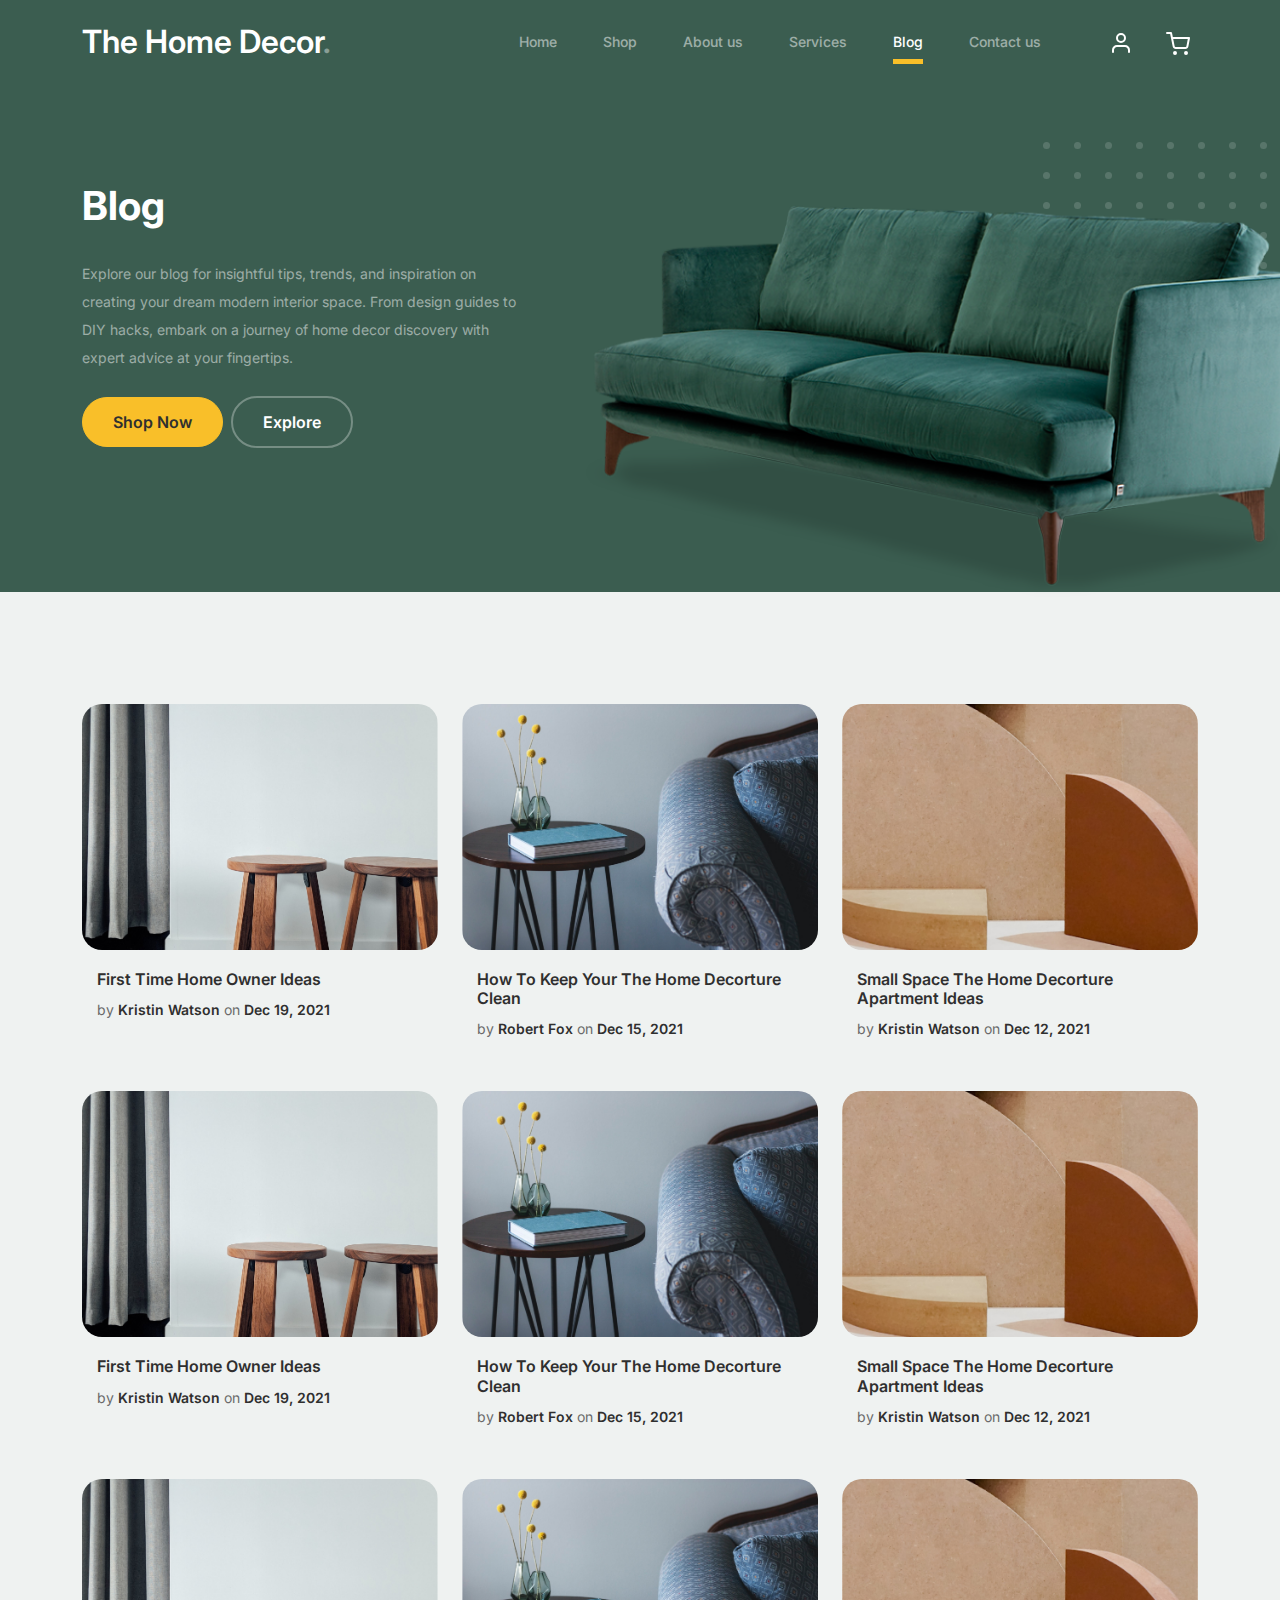
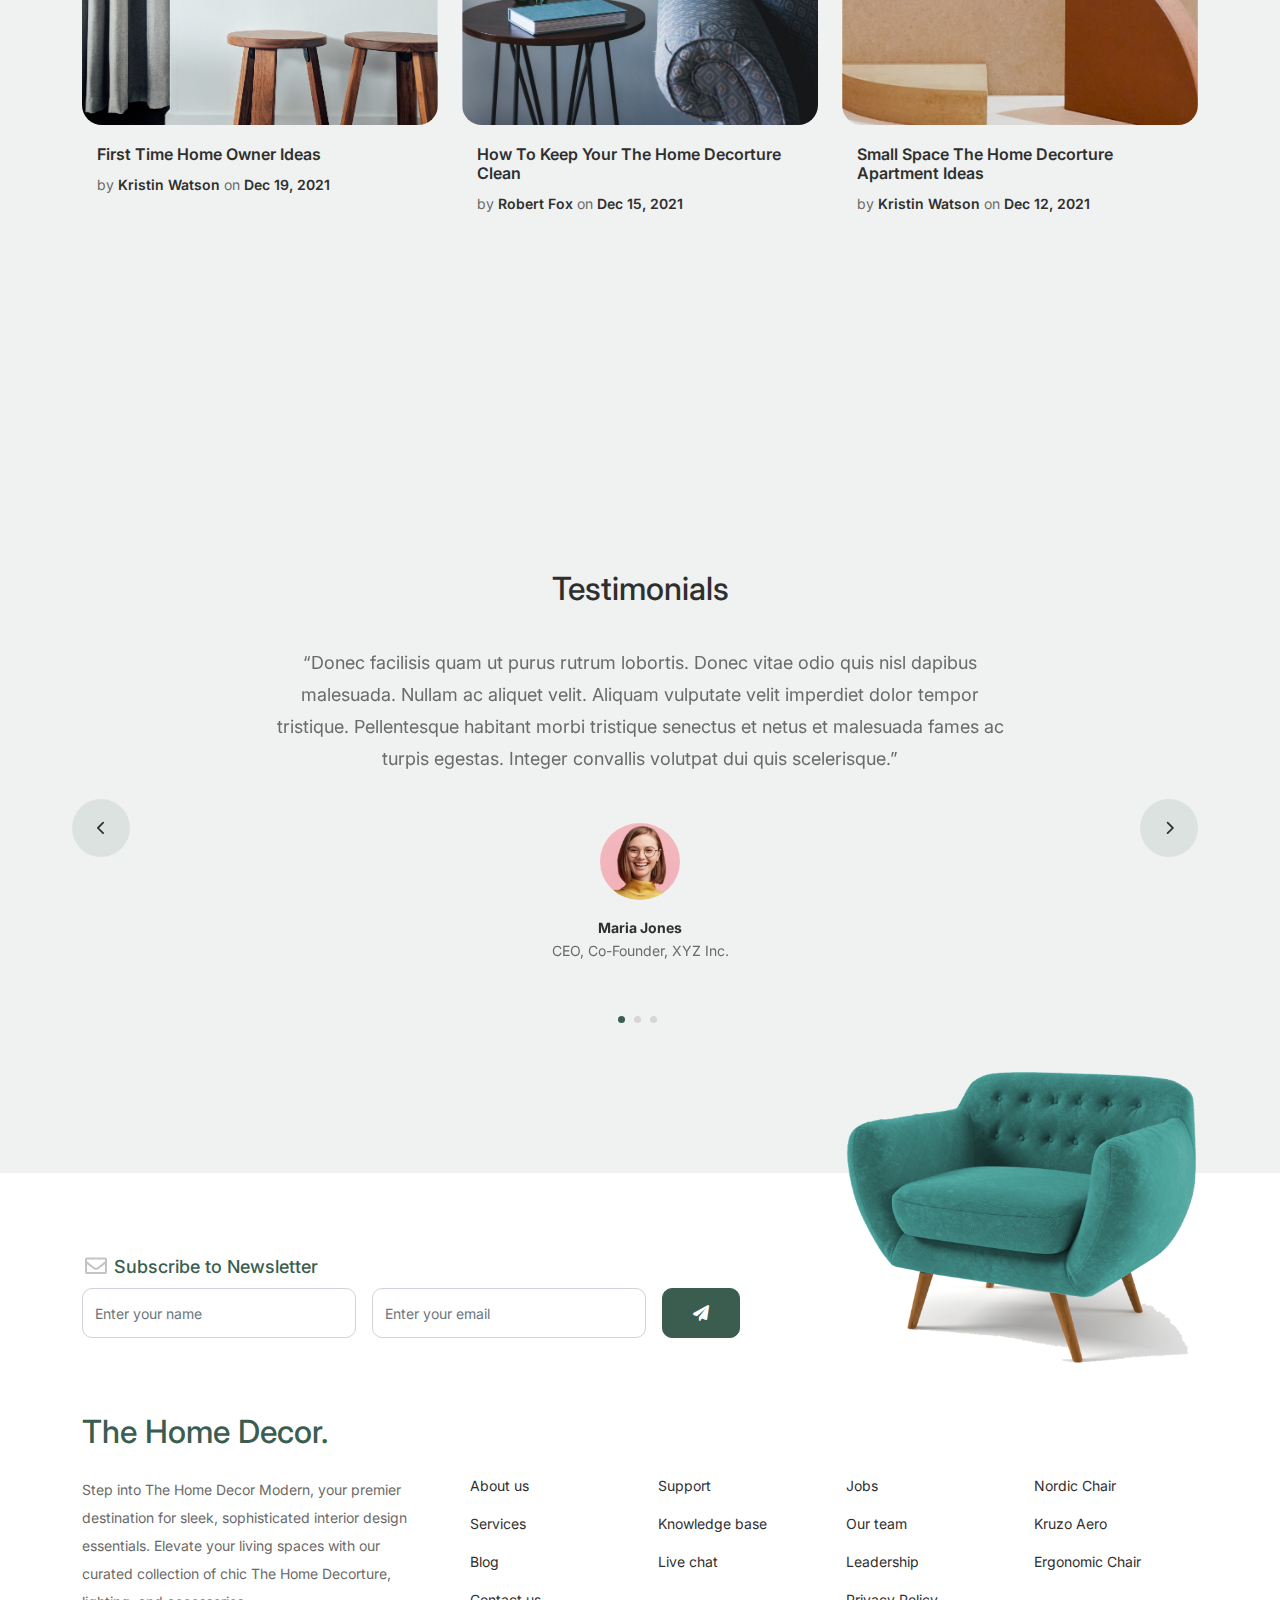
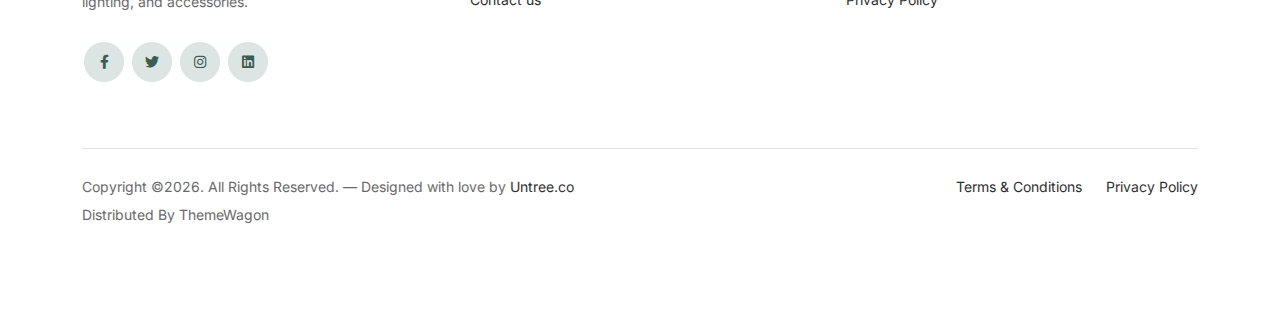
<file: Frontend_Project-main/Frontend_Project-main/blog.html>
<!doctype html>
<html lang="en">
<head>
  <meta charset="utf-8">
  <meta name="viewport" content="width=device-width, initial-scale=1, shrink-to-fit=no">
  <meta name="author" content="Untree.co">
  <link rel="shortcut icon" href="favicon.png">

  <meta name="description" content="" />
  <meta name="keywords" content="bootstrap, bootstrap4" />

		<!-- Bootstrap CSS -->
		<link href="css/bootstrap.min.css" rel="stylesheet">
		<link href="https://cdnjs.cloudflare.com/ajax/libs/font-awesome/6.0.0-beta3/css/all.min.css" rel="stylesheet">
		<link href="css/tiny-slider.css" rel="stylesheet">
		<link href="css/style.css" rel="stylesheet">
		<title>The Home Decor Free Bootstrap 5 Template for The Home Decorture and Interior Design Websites by Untree.co </title>
	</head>

	<body>

		<!-- Start Header/Navigation -->
		<nav class="custom-navbar navbar navbar navbar-expand-md navbar-dark bg-dark" arial-label="The Home Decor navigation bar">

			<div class="container">
				<a class="navbar-brand" href="index.html">The Home Decor<span>.</span></a>

				<button class="navbar-toggler" type="button" data-bs-toggle="collapse" data-bs-target="#navbarsThe Home Decor" aria-controls="navbarsThe Home Decor" aria-expanded="false" aria-label="Toggle navigation">
					<span class="navbar-toggler-icon"></span>
				</button>

				<div class="collapse navbar-collapse" id="navbarsThe Home Decor">
					<ul class="custom-navbar-nav navbar-nav ms-auto mb-2 mb-md-0">
						<li class="nav-item">
							<a class="nav-link" href="index.html">Home</a>
						</li>
						<li><a class="nav-link" href="shop.html">Shop</a></li>
						<li><a class="nav-link" href="about.html">About us</a></li>
						<li><a class="nav-link" href="services.html">Services</a></li>
						<li class="active"><a class="nav-link" href="blog.html">Blog</a></li>
						<li><a class="nav-link" href="contact.html">Contact us</a></li>
					</ul>

					<ul class="custom-navbar-cta navbar-nav mb-2 mb-md-0 ms-5">
						<li><a class="nav-link" href="#"><img src="images/user.svg"></a></li>
						<li><a class="nav-link" href="cart.html"><img src="images/cart.svg"></a></li>
					</ul>
				</div>
			</div>
				
		</nav>
		<!-- End Header/Navigation -->

		<!-- Start Hero Section -->
			<div class="hero">
				<div class="container">
					<div class="row justify-content-between">
						<div class="col-lg-5">
							<div class="intro-excerpt">
								<h1>Blog</h1>
								<p class="mb-4">Explore our blog for insightful tips, trends, and inspiration on creating your dream modern interior space. From design guides to DIY hacks, embark on a journey of home decor discovery with expert advice at your fingertips.</p>
								<p><a href="" class="btn btn-secondary me-2">Shop Now</a><a href="#" class="btn btn-white-outline">Explore</a></p>
							</div>
						</div>
						<div class="col-lg-7">
							<div class="hero-img-wrap">
								<img src="images/couch.png" class="img-fluid">
							</div>
						</div>
					</div>
				</div>
			</div>
		<!-- End Hero Section -->

		

		<!-- Start Blog Section -->
		<div class="blog-section">
			<div class="container">
				
				<div class="row">

					<div class="col-12 col-sm-6 col-md-4 mb-5">
						<div class="post-entry">
							<a href="#" class="post-thumbnail"><img src="images/post-1.jpg" alt="Image" class="img-fluid"></a>
							<div class="post-content-entry">
								<h3><a href="#">First Time Home Owner Ideas</a></h3>
								<div class="meta">
									<span>by <a href="#">Kristin Watson</a></span> <span>on <a href="#">Dec 19, 2021</a></span>
								</div>
							</div>
						</div>
					</div>

					<div class="col-12 col-sm-6 col-md-4 mb-5">
						<div class="post-entry">
							<a href="#" class="post-thumbnail"><img src="images/post-2.jpg" alt="Image" class="img-fluid"></a>
							<div class="post-content-entry">
								<h3><a href="#">How To Keep Your The Home Decorture Clean</a></h3>
								<div class="meta">
									<span>by <a href="#">Robert Fox</a></span> <span>on <a href="#">Dec 15, 2021</a></span>
								</div>
							</div>
						</div>
					</div>

					<div class="col-12 col-sm-6 col-md-4 mb-5">
						<div class="post-entry">
							<a href="#" class="post-thumbnail"><img src="images/post-3.jpg" alt="Image" class="img-fluid"></a>
							<div class="post-content-entry">
								<h3><a href="#">Small Space The Home Decorture Apartment Ideas</a></h3>
								<div class="meta">
									<span>by <a href="#">Kristin Watson</a></span> <span>on <a href="#">Dec 12, 2021</a></span>
								</div>
							</div>
						</div>
					</div>

					<div class="col-12 col-sm-6 col-md-4 mb-5">
						<div class="post-entry">
							<a href="#" class="post-thumbnail"><img src="images/post-1.jpg" alt="Image" class="img-fluid"></a>
							<div class="post-content-entry">
								<h3><a href="#">First Time Home Owner Ideas</a></h3>
								<div class="meta">
									<span>by <a href="#">Kristin Watson</a></span> <span>on <a href="#">Dec 19, 2021</a></span>
								</div>
							</div>
						</div>
					</div>

					<div class="col-12 col-sm-6 col-md-4 mb-5">
						<div class="post-entry">
							<a href="#" class="post-thumbnail"><img src="images/post-2.jpg" alt="Image" class="img-fluid"></a>
							<div class="post-content-entry">
								<h3><a href="#">How To Keep Your The Home Decorture Clean</a></h3>
								<div class="meta">
									<span>by <a href="#">Robert Fox</a></span> <span>on <a href="#">Dec 15, 2021</a></span>
								</div>
							</div>
						</div>
					</div>

					<div class="col-12 col-sm-6 col-md-4 mb-5">
						<div class="post-entry">
							<a href="#" class="post-thumbnail"><img src="images/post-3.jpg" alt="Image" class="img-fluid"></a>
							<div class="post-content-entry">
								<h3><a href="#">Small Space The Home Decorture Apartment Ideas</a></h3>
								<div class="meta">
									<span>by <a href="#">Kristin Watson</a></span> <span>on <a href="#">Dec 12, 2021</a></span>
								</div>
							</div>
						</div>
					</div>

					<div class="col-12 col-sm-6 col-md-4 mb-5">
						<div class="post-entry">
							<a href="#" class="post-thumbnail"><img src="images/post-1.jpg" alt="Image" class="img-fluid"></a>
							<div class="post-content-entry">
								<h3><a href="#">First Time Home Owner Ideas</a></h3>
								<div class="meta">
									<span>by <a href="#">Kristin Watson</a></span> <span>on <a href="#">Dec 19, 2021</a></span>
								</div>
							</div>
						</div>
					</div>

					<div class="col-12 col-sm-6 col-md-4 mb-5">
						<div class="post-entry">
							<a href="#" class="post-thumbnail"><img src="images/post-2.jpg" alt="Image" class="img-fluid"></a>
							<div class="post-content-entry">
								<h3><a href="#">How To Keep Your The Home Decorture Clean</a></h3>
								<div class="meta">
									<span>by <a href="#">Robert Fox</a></span> <span>on <a href="#">Dec 15, 2021</a></span>
								</div>
							</div>
						</div>
					</div>

					<div class="col-12 col-sm-6 col-md-4 mb-5">
						<div class="post-entry">
							<a href="#" class="post-thumbnail"><img src="images/post-3.jpg" alt="Image" class="img-fluid"></a>
							<div class="post-content-entry">
								<h3><a href="#">Small Space The Home Decorture Apartment Ideas</a></h3>
								<div class="meta">
									<span>by <a href="#">Kristin Watson</a></span> <span>on <a href="#">Dec 12, 2021</a></span>
								</div>
							</div>
						</div>
					</div>

				</div>
			</div>
		</div>
		<!-- End Blog Section -->	

		

		<!-- Start Testimonial Slider -->
		<div class="testimonial-section before-footer-section">
			<div class="container">
				<div class="row">
					<div class="col-lg-7 mx-auto text-center">
						<h2 class="section-title">Testimonials</h2>
					</div>
				</div>

				<div class="row justify-content-center">
					<div class="col-lg-12">
						<div class="testimonial-slider-wrap text-center">

							<div id="testimonial-nav">
								<span class="prev" data-controls="prev"><span class="fa fa-chevron-left"></span></span>
								<span class="next" data-controls="next"><span class="fa fa-chevron-right"></span></span>
							</div>

							<div class="testimonial-slider">
								
								<div class="item">
									<div class="row justify-content-center">
										<div class="col-lg-8 mx-auto">

											<div class="testimonial-block text-center">
												<blockquote class="mb-5">
													<p>&ldquo;Donec facilisis quam ut purus rutrum lobortis. Donec vitae odio quis nisl dapibus malesuada. Nullam ac aliquet velit. Aliquam vulputate velit imperdiet dolor tempor tristique. Pellentesque habitant morbi tristique senectus et netus et malesuada fames ac turpis egestas. Integer convallis volutpat dui quis scelerisque.&rdquo;</p>
												</blockquote>

												<div class="author-info">
													<div class="author-pic">
														<img src="images/person-1.png" alt="Maria Jones" class="img-fluid">
													</div>
													<h3 class="font-weight-bold">Maria Jones</h3>
													<span class="position d-block mb-3">CEO, Co-Founder, XYZ Inc.</span>
												</div>
											</div>

										</div>
									</div>
								</div> 
								<!-- END item -->

								<div class="item">
									<div class="row justify-content-center">
										<div class="col-lg-8 mx-auto">

											<div class="testimonial-block text-center">
												<blockquote class="mb-5">
													<p>&ldquo;Donec facilisis quam ut purus rutrum lobortis. Donec vitae odio quis nisl dapibus malesuada. Nullam ac aliquet velit. Aliquam vulputate velit imperdiet dolor tempor tristique. Pellentesque habitant morbi tristique senectus et netus et malesuada fames ac turpis egestas. Integer convallis volutpat dui quis scelerisque.&rdquo;</p>
												</blockquote>

												<div class="author-info">
													<div class="author-pic">
														<img src="images/person-1.png" alt="Maria Jones" class="img-fluid">
													</div>
													<h3 class="font-weight-bold">Maria Jones</h3>
													<span class="position d-block mb-3">CEO, Co-Founder, XYZ Inc.</span>
												</div>
											</div>

										</div>
									</div>
								</div> 
								<!-- END item -->

								<div class="item">
									<div class="row justify-content-center">
										<div class="col-lg-8 mx-auto">

											<div class="testimonial-block text-center">
												<blockquote class="mb-5">
													<p>&ldquo;Donec facilisis quam ut purus rutrum lobortis. Donec vitae odio quis nisl dapibus malesuada. Nullam ac aliquet velit. Aliquam vulputate velit imperdiet dolor tempor tristique. Pellentesque habitant morbi tristique senectus et netus et malesuada fames ac turpis egestas. Integer convallis volutpat dui quis scelerisque.&rdquo;</p>
												</blockquote>

												<div class="author-info">
													<div class="author-pic">
														<img src="images/person-1.png" alt="Maria Jones" class="img-fluid">
													</div>
													<h3 class="font-weight-bold">Maria Jones</h3>
													<span class="position d-block mb-3">CEO, Co-Founder, XYZ Inc.</span>
												</div>
											</div>

										</div>
									</div>
								</div> 
								<!-- END item -->

							</div>

						</div>
					</div>
				</div>
			</div>
		</div>
		<!-- End Testimonial Slider -->

		

		<!-- Start Footer Section -->
		<footer class="footer-section">
			<div class="container relative">

				<div class="sofa-img">
					<img src="images/sofa.png" alt="Image" class="img-fluid">
				</div>

				<div class="row">
					<div class="col-lg-8">
						<div class="subscription-form">
							<h3 class="d-flex align-items-center"><span class="me-1"><img src="images/envelope-outline.svg" alt="Image" class="img-fluid"></span><span>Subscribe to Newsletter</span></h3>

							<form action="#" class="row g-3">
								<div class="col-auto">
									<input type="text" class="form-control" placeholder="Enter your name">
								</div>
								<div class="col-auto">
									<input type="email" class="form-control" placeholder="Enter your email">
								</div>
								<div class="col-auto">
									<button class="btn btn-primary">
										<span class="fa fa-paper-plane"></span>
									</button>
								</div>
							</form>

						</div>
					</div>
				</div>

				<div class="row g-5 mb-5">
					<div class="col-lg-4">
						<div class="mb-4 footer-logo-wrap"><a href="#" class="footer-logo">The Home Decor<span>.</span></a></div>
						<p class="mb-4">									Step into The Home Decor Modern, your premier destination for sleek, sophisticated interior design essentials. Elevate your living spaces with our curated collection of chic The Home Decorture, lighting, and accessories.</p>

						<ul class="list-unstyled custom-social">
							<li><a href="#"><span class="fa fa-brands fa-facebook-f"></span></a></li>
							<li><a href="#"><span class="fa fa-brands fa-twitter"></span></a></li>
							<li><a href="#"><span class="fa fa-brands fa-instagram"></span></a></li>
							<li><a href="#"><span class="fa fa-brands fa-linkedin"></span></a></li>
						</ul>
					</div>

					<div class="col-lg-8">
						<div class="row links-wrap">
							<div class="col-6 col-sm-6 col-md-3">
								<ul class="list-unstyled">
									<li><a href="#">About us</a></li>
									<li><a href="#">Services</a></li>
									<li><a href="#">Blog</a></li>
									<li><a href="#">Contact us</a></li>
								</ul>
							</div>

							<div class="col-6 col-sm-6 col-md-3">
								<ul class="list-unstyled">
									<li><a href="#">Support</a></li>
									<li><a href="#">Knowledge base</a></li>
									<li><a href="#">Live chat</a></li>
								</ul>
							</div>

							<div class="col-6 col-sm-6 col-md-3">
								<ul class="list-unstyled">
									<li><a href="#">Jobs</a></li>
									<li><a href="#">Our team</a></li>
									<li><a href="#">Leadership</a></li>
									<li><a href="#">Privacy Policy</a></li>
								</ul>
							</div>

							<div class="col-6 col-sm-6 col-md-3">
								<ul class="list-unstyled">
									<li><a href="#">Nordic Chair</a></li>
									<li><a href="#">Kruzo Aero</a></li>
									<li><a href="#">Ergonomic Chair</a></li>
								</ul>
							</div>
						</div>
					</div>

				</div>

				<div class="border-top copyright">
					<div class="row pt-4">
						<div class="col-lg-6">
							<p class="mb-2 text-center text-lg-start">Copyright &copy;<script>document.write(new Date().getFullYear());</script>. All Rights Reserved. &mdash; Designed with love by <a href="https://untree.co">Untree.co</a> Distributed By <a hreff="https://themewagon.com">ThemeWagon</a>  <!-- License information: https://untree.co/license/ -->
            </p>
						</div>

						<div class="col-lg-6 text-center text-lg-end">
							<ul class="list-unstyled d-inline-flex ms-auto">
								<li class="me-4"><a href="#">Terms &amp; Conditions</a></li>
								<li><a href="#">Privacy Policy</a></li>
							</ul>
						</div>

					</div>
				</div>

			</div>
		</footer>
		<!-- End Footer Section -->	


		<script src="js/bootstrap.bundle.min.js"></script>
		<script src="js/tiny-slider.js"></script>
		<script src="js/custom.js"></script>
	</body>

</html>
</file>
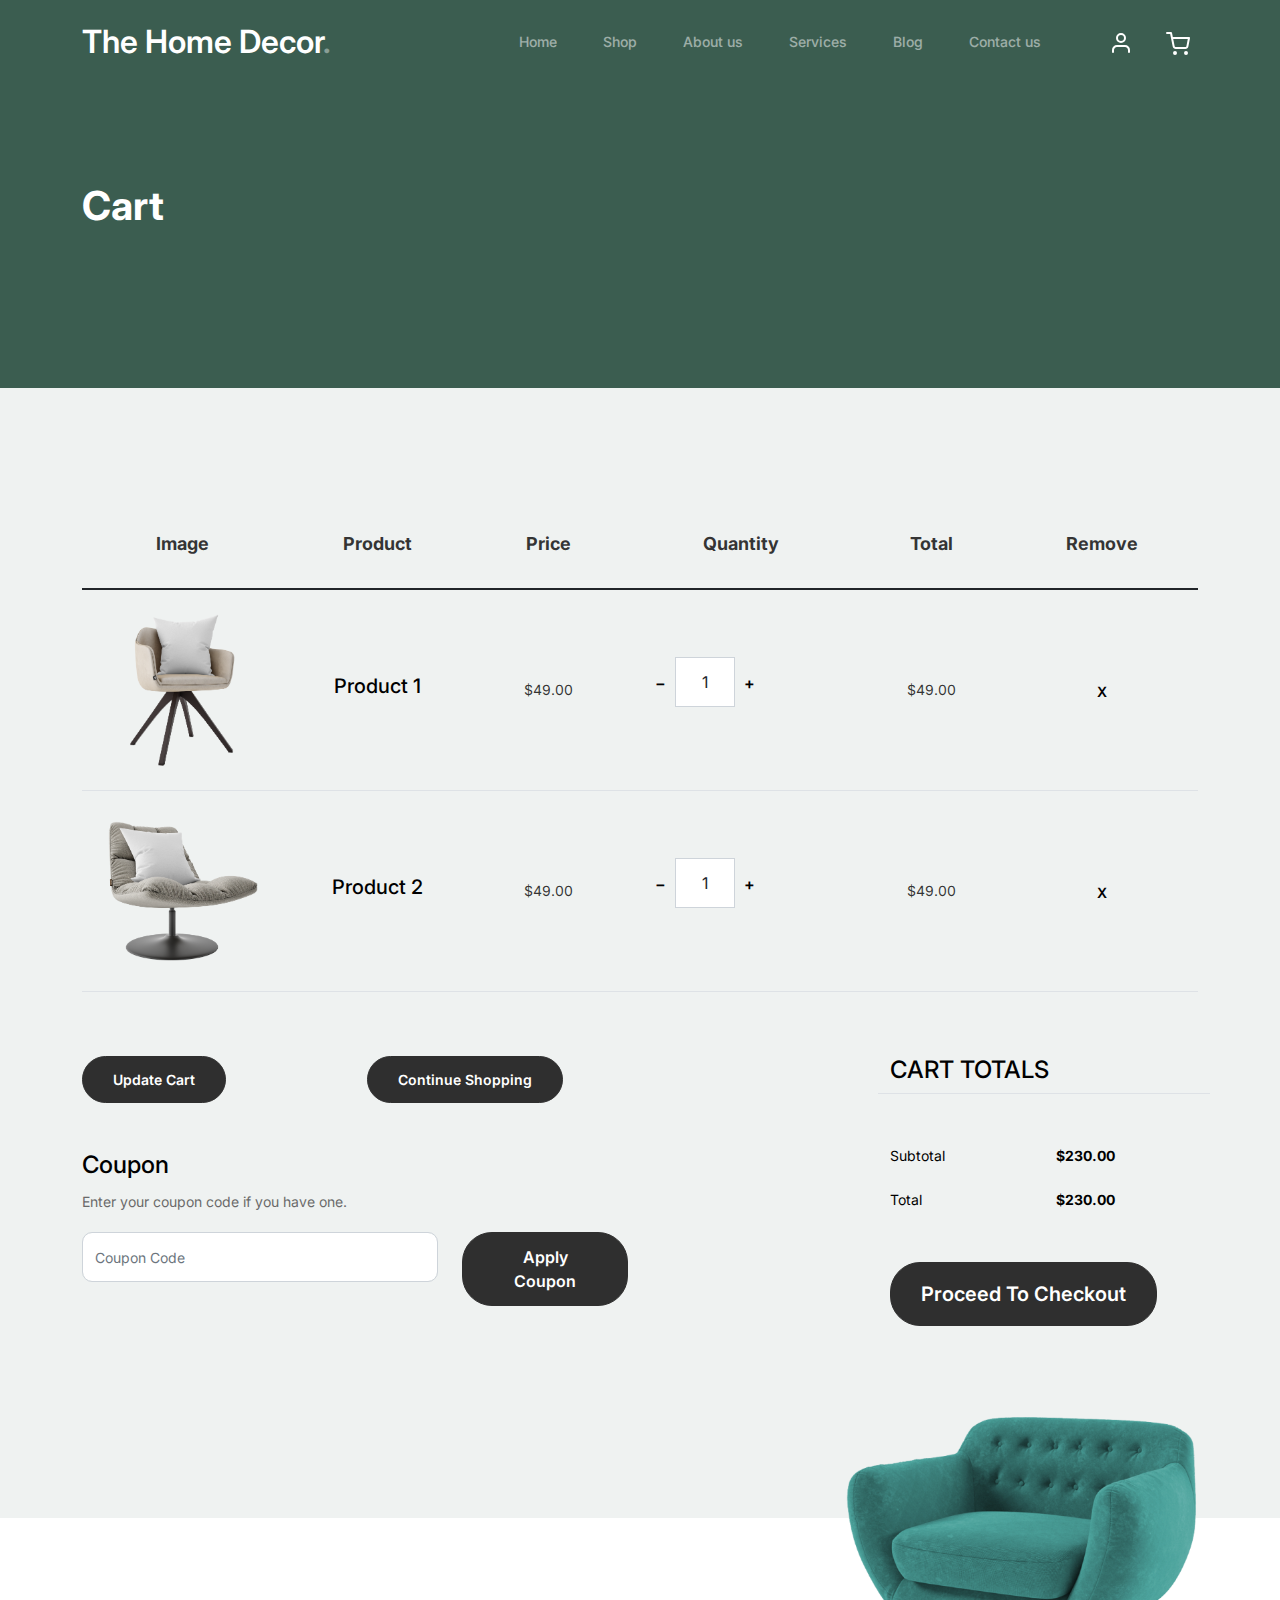
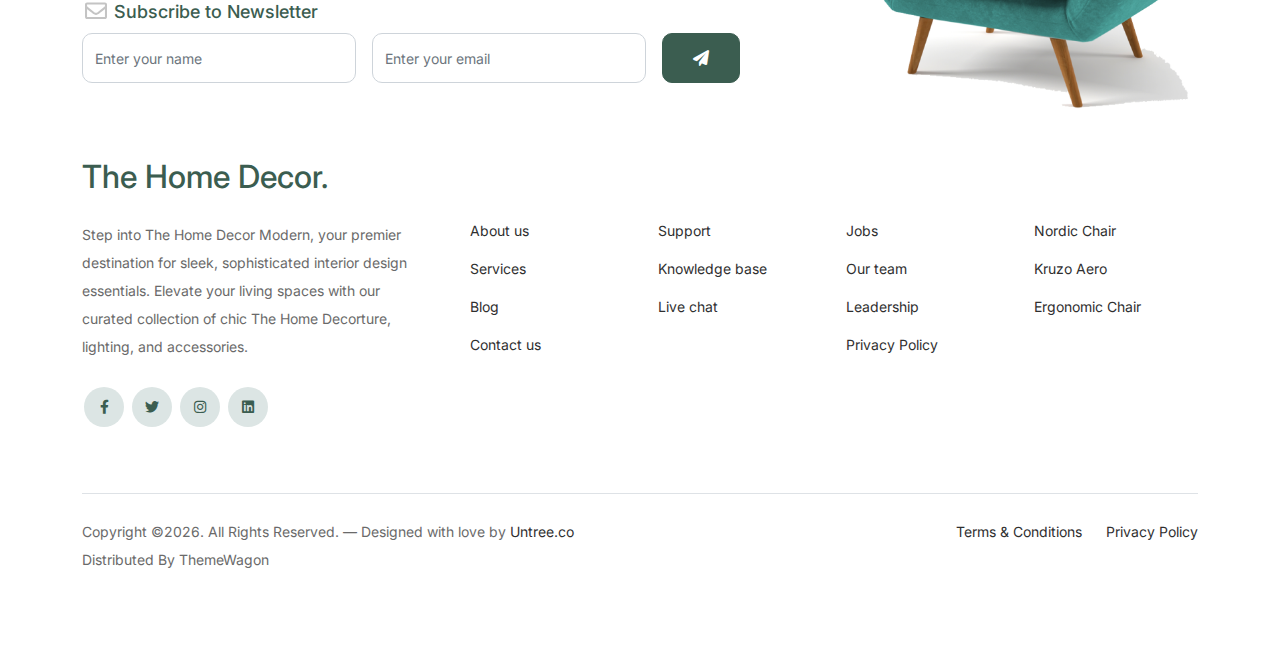
<file: Frontend_Project-main/Frontend_Project-main/cart.html>
<!doctype html>
<html lang="en">
<head>
  <meta charset="utf-8">
  <meta name="viewport" content="width=device-width, initial-scale=1, shrink-to-fit=no">
  <meta name="author" content="Untree.co">
  <link rel="shortcut icon" href="favicon.png">

  <meta name="description" content="" />
  <meta name="keywords" content="bootstrap, bootstrap4" />

		<!-- Bootstrap CSS -->
		<link href="css/bootstrap.min.css" rel="stylesheet">
		<link href="https://cdnjs.cloudflare.com/ajax/libs/font-awesome/6.0.0-beta3/css/all.min.css" rel="stylesheet">
		<link href="css/tiny-slider.css" rel="stylesheet">
		<link href="css/style.css" rel="stylesheet">
		<title>The Home Decor Free Bootstrap 5 Template for The Home Decorture and Interior Design Websites by Untree.co </title>
	</head>

	<body>

		<!-- Start Header/Navigation -->
		<nav class="custom-navbar navbar navbar navbar-expand-md navbar-dark bg-dark" arial-label="The Home Decor navigation bar">

			<div class="container">
				<a class="navbar-brand" href="index.html">The Home Decor<span>.</span></a>

				<button class="navbar-toggler" type="button" data-bs-toggle="collapse" data-bs-target="#navbarsThe Home Decor" aria-controls="navbarsThe Home Decor" aria-expanded="false" aria-label="Toggle navigation">
					<span class="navbar-toggler-icon"></span>
				</button>

				<div class="collapse navbar-collapse" id="navbarsThe Home Decor">
					<ul class="custom-navbar-nav navbar-nav ms-auto mb-2 mb-md-0">
						<li class="nav-item ">
							<a class="nav-link" href="index.html">Home</a>
						</li>
						<li><a class="nav-link" href="shop.html">Shop</a></li>
						<li><a class="nav-link" href="about.html">About us</a></li>
						<li><a class="nav-link" href="services.html">Services</a></li>
						<li><a class="nav-link" href="blog.html">Blog</a></li>
						<li><a class="nav-link" href="contact.html">Contact us</a></li>
					</ul>

					<ul class="custom-navbar-cta navbar-nav mb-2 mb-md-0 ms-5">
						<li><a class="nav-link" href="#"><img src="images/user.svg"></a></li>
						<li><a class="nav-link" href="cart.html"><img src="images/cart.svg"></a></li>
					</ul>
				</div>
			</div>
				
		</nav>
		<!-- End Header/Navigation -->

		<!-- Start Hero Section -->
			<div class="hero">
				<div class="container">
					<div class="row justify-content-between">
						<div class="col-lg-5">
							<div class="intro-excerpt">
								<h1>Cart</h1>
							</div>
						</div>
						<div class="col-lg-7">
							
						</div>
					</div>
				</div>
			</div>
		<!-- End Hero Section -->

		

		<div class="untree_co-section before-footer-section">
            <div class="container">
              <div class="row mb-5">
                <form class="col-md-12" method="post">
                  <div class="site-blocks-table">
                    <table class="table">
                      <thead>
                        <tr>
                          <th class="product-thumbnail">Image</th>
                          <th class="product-name">Product</th>
                          <th class="product-price">Price</th>
                          <th class="product-quantity">Quantity</th>
                          <th class="product-total">Total</th>
                          <th class="product-remove">Remove</th>
                        </tr>
                      </thead>
                      <tbody>
                        <tr>
                          <td class="product-thumbnail">
                            <img src="images/product-1.png" alt="Image" class="img-fluid">
                          </td>
                          <td class="product-name">
                            <h2 class="h5 text-black">Product 1</h2>
                          </td>
                          <td>$49.00</td>
                          <td>
                            <div class="input-group mb-3 d-flex align-items-center quantity-container" style="max-width: 120px;">
                              <div class="input-group-prepend">
                                <button class="btn btn-outline-black decrease" type="button">&minus;</button>
                              </div>
                              <input type="text" class="form-control text-center quantity-amount" value="1" placeholder="" aria-label="Example text with button addon" aria-describedby="button-addon1">
                              <div class="input-group-append">
                                <button class="btn btn-outline-black increase" type="button">&plus;</button>
                              </div>
                            </div>
        
                          </td>
                          <td>$49.00</td>
                          <td><a href="#" class="btn btn-black btn-sm">X</a></td>
                        </tr>
        
                        <tr>
                          <td class="product-thumbnail">
                            <img src="images/product-2.png" alt="Image" class="img-fluid">
                          </td>
                          <td class="product-name">
                            <h2 class="h5 text-black">Product 2</h2>
                          </td>
                          <td>$49.00</td>
                          <td>
                            <div class="input-group mb-3 d-flex align-items-center quantity-container" style="max-width: 120px;">
                              <div class="input-group-prepend">
                                <button class="btn btn-outline-black decrease" type="button">&minus;</button>
                              </div>
                              <input type="text" class="form-control text-center quantity-amount" value="1" placeholder="" aria-label="Example text with button addon" aria-describedby="button-addon1">
                              <div class="input-group-append">
                                <button class="btn btn-outline-black increase" type="button">&plus;</button>
                              </div>
                            </div>
        
                          </td>
                          <td>$49.00</td>
                          <td><a href="#" class="btn btn-black btn-sm">X</a></td>
                        </tr>
                      </tbody>
                    </table>
                  </div>
                </form>
              </div>
        
              <div class="row">
                <div class="col-md-6">
                  <div class="row mb-5">
                    <div class="col-md-6 mb-3 mb-md-0">
                      <button class="btn btn-black btn-sm btn-block">Update Cart</button>
                    </div>
                    <div class="col-md-6">
                      <button class="btn btn-outline-black btn-sm btn-block">Continue Shopping</button>
                    </div>
                  </div>
                  <div class="row">
                    <div class="col-md-12">
                      <label class="text-black h4" for="coupon">Coupon</label>
                      <p>Enter your coupon code if you have one.</p>
                    </div>
                    <div class="col-md-8 mb-3 mb-md-0">
                      <input type="text" class="form-control py-3" id="coupon" placeholder="Coupon Code">
                    </div>
                    <div class="col-md-4">
                      <button class="btn btn-black">Apply Coupon</button>
                    </div>
                  </div>
                </div>
                <div class="col-md-6 pl-5">
                  <div class="row justify-content-end">
                    <div class="col-md-7">
                      <div class="row">
                        <div class="col-md-12 text-right border-bottom mb-5">
                          <h3 class="text-black h4 text-uppercase">Cart Totals</h3>
                        </div>
                      </div>
                      <div class="row mb-3">
                        <div class="col-md-6">
                          <span class="text-black">Subtotal</span>
                        </div>
                        <div class="col-md-6 text-right">
                          <strong class="text-black">$230.00</strong>
                        </div>
                      </div>
                      <div class="row mb-5">
                        <div class="col-md-6">
                          <span class="text-black">Total</span>
                        </div>
                        <div class="col-md-6 text-right">
                          <strong class="text-black">$230.00</strong>
                        </div>
                      </div>
        
                      <div class="row">
                        <div class="col-md-12">
                          <button class="btn btn-black btn-lg py-3 btn-block" onclick="window.location='checkout.html'">Proceed To Checkout</button>
                        </div>
                      </div>
                    </div>
                  </div>
                </div>
              </div>
            </div>
          </div>
		

		<!-- Start Footer Section -->
		<footer class="footer-section">
			<div class="container relative">

				<div class="sofa-img">
					<img src="images/sofa.png" alt="Image" class="img-fluid">
				</div>

				<div class="row">
					<div class="col-lg-8">
						<div class="subscription-form">
							<h3 class="d-flex align-items-center"><span class="me-1"><img src="images/envelope-outline.svg" alt="Image" class="img-fluid"></span><span>Subscribe to Newsletter</span></h3>

							<form action="#" class="row g-3">
								<div class="col-auto">
									<input type="text" class="form-control" placeholder="Enter your name">
								</div>
								<div class="col-auto">
									<input type="email" class="form-control" placeholder="Enter your email">
								</div>
								<div class="col-auto">
									<button class="btn btn-primary">
										<span class="fa fa-paper-plane"></span>
									</button>
								</div>
							</form>

						</div>
					</div>
				</div>

				<div class="row g-5 mb-5">
					<div class="col-lg-4">
						<div class="mb-4 footer-logo-wrap"><a href="#" class="footer-logo">The Home Decor<span>.</span></a></div>
						<p class="mb-4">									Step into The Home Decor Modern, your premier destination for sleek, sophisticated interior design essentials. Elevate your living spaces with our curated collection of chic The Home Decorture, lighting, and accessories.</p>

						<ul class="list-unstyled custom-social">
							<li><a href="#"><span class="fa fa-brands fa-facebook-f"></span></a></li>
							<li><a href="#"><span class="fa fa-brands fa-twitter"></span></a></li>
							<li><a href="#"><span class="fa fa-brands fa-instagram"></span></a></li>
							<li><a href="#"><span class="fa fa-brands fa-linkedin"></span></a></li>
						</ul>
					</div>

					<div class="col-lg-8">
						<div class="row links-wrap">
							<div class="col-6 col-sm-6 col-md-3">
								<ul class="list-unstyled">
									<li><a href="#">About us</a></li>
									<li><a href="#">Services</a></li>
									<li><a href="#">Blog</a></li>
									<li><a href="#">Contact us</a></li>
								</ul>
							</div>

							<div class="col-6 col-sm-6 col-md-3">
								<ul class="list-unstyled">
									<li><a href="#">Support</a></li>
									<li><a href="#">Knowledge base</a></li>
									<li><a href="#">Live chat</a></li>
								</ul>
							</div>

							<div class="col-6 col-sm-6 col-md-3">
								<ul class="list-unstyled">
									<li><a href="#">Jobs</a></li>
									<li><a href="#">Our team</a></li>
									<li><a href="#">Leadership</a></li>
									<li><a href="#">Privacy Policy</a></li>
								</ul>
							</div>

							<div class="col-6 col-sm-6 col-md-3">
								<ul class="list-unstyled">
									<li><a href="#">Nordic Chair</a></li>
									<li><a href="#">Kruzo Aero</a></li>
									<li><a href="#">Ergonomic Chair</a></li>
								</ul>
							</div>
						</div>
					</div>

				</div>

				<div class="border-top copyright">
					<div class="row pt-4">
						<div class="col-lg-6">
							<p class="mb-2 text-center text-lg-start">Copyright &copy;<script>document.write(new Date().getFullYear());</script>. All Rights Reserved. &mdash; Designed with love by <a href="https://untree.co">Untree.co</a> Distributed By <a hreff="https://themewagon.com">ThemeWagon</a>  <!-- License information: https://untree.co/license/ -->
            </p>
						</div>

						<div class="col-lg-6 text-center text-lg-end">
							<ul class="list-unstyled d-inline-flex ms-auto">
								<li class="me-4"><a href="#">Terms &amp; Conditions</a></li>
								<li><a href="#">Privacy Policy</a></li>
							</ul>
						</div>

					</div>
				</div>

			</div>
		</footer>
		<!-- End Footer Section -->	


		<script src="js/bootstrap.bundle.min.js"></script>
		<script src="js/tiny-slider.js"></script>
		<script src="js/custom.js"></script>
	</body>

</html>
</file>
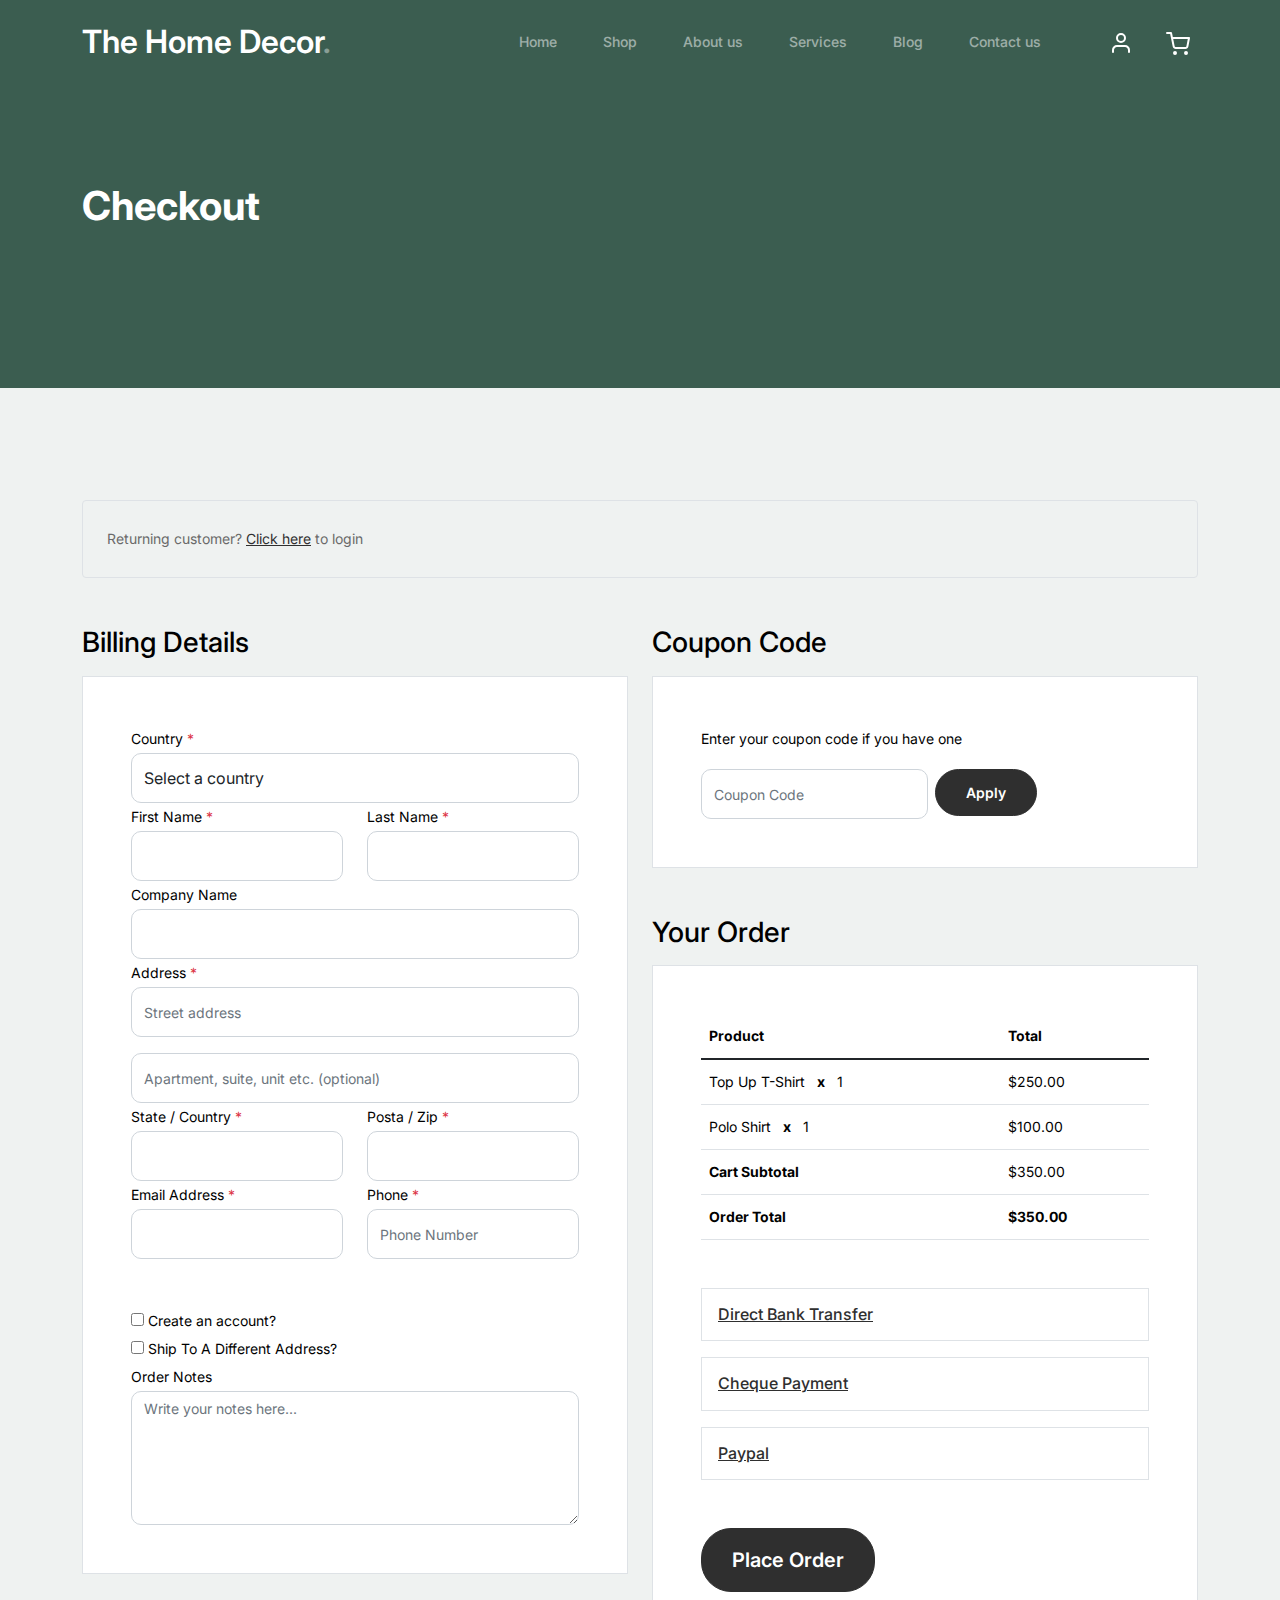
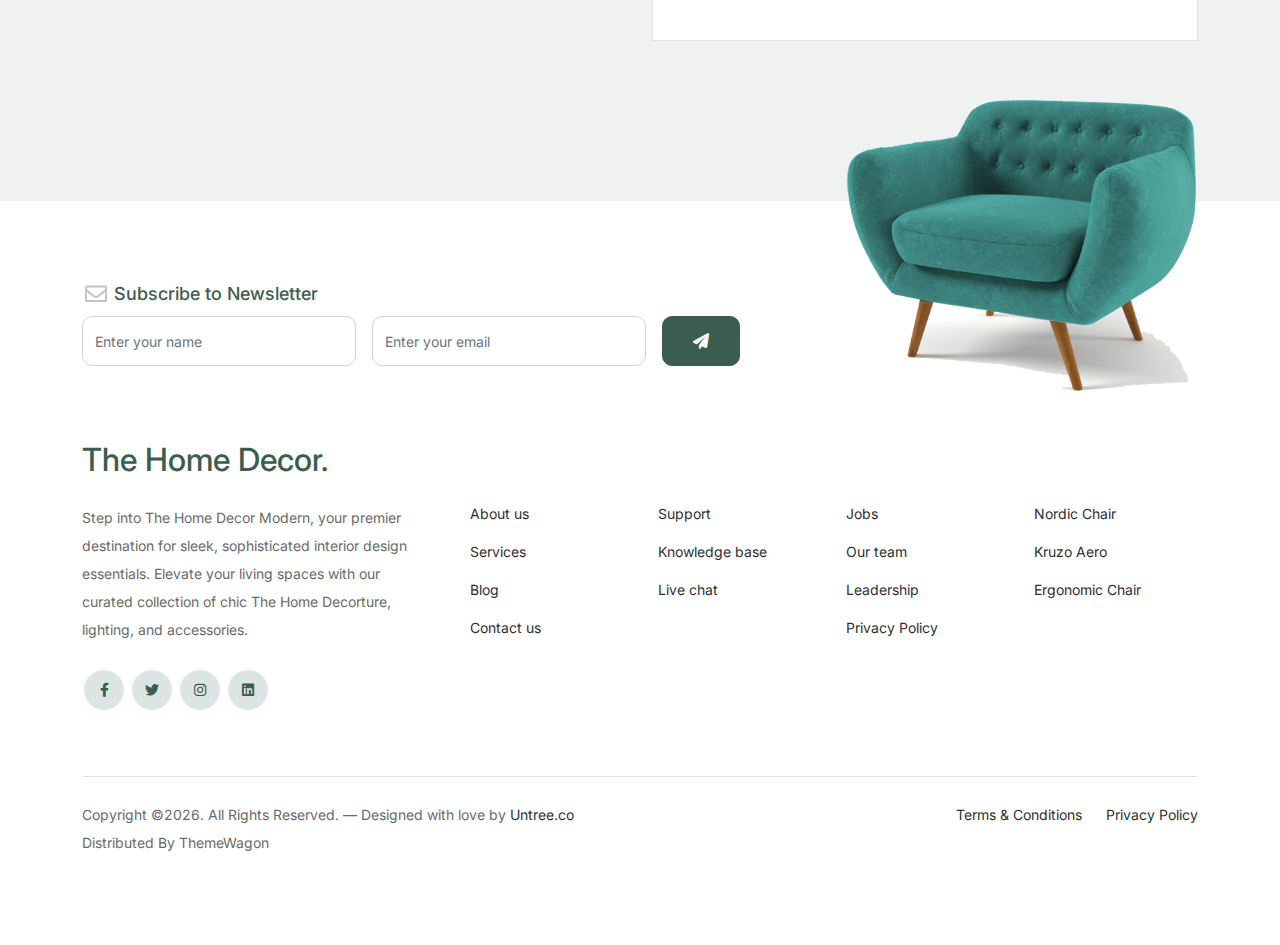
<file: Frontend_Project-main/Frontend_Project-main/checkout.html>
<!doctype html>
<html lang="en">
<head>
  <meta charset="utf-8">
  <meta name="viewport" content="width=device-width, initial-scale=1, shrink-to-fit=no">
  <meta name="author" content="Untree.co">
  <link rel="shortcut icon" href="favicon.png">

  <meta name="description" content="" />
  <meta name="keywords" content="bootstrap, bootstrap4" />

		<!-- Bootstrap CSS -->
		<link href="css/bootstrap.min.css" rel="stylesheet">
		<link href="https://cdnjs.cloudflare.com/ajax/libs/font-awesome/6.0.0-beta3/css/all.min.css" rel="stylesheet">
		<link href="css/tiny-slider.css" rel="stylesheet">
		<link href="css/style.css" rel="stylesheet">
		<title>The Home Decor Free Bootstrap 5 Template for The Home Decorture and Interior Design Websites by Untree.co </title>
	</head>

	<body>

		<!-- Start Header/Navigation -->
		<nav class="custom-navbar navbar navbar navbar-expand-md navbar-dark bg-dark" arial-label="The Home Decor navigation bar">

			<div class="container">
				<a class="navbar-brand" href="index.html">The Home Decor<span>.</span></a>

				<button class="navbar-toggler" type="button" data-bs-toggle="collapse" data-bs-target="#navbarsThe Home Decor" aria-controls="navbarsThe Home Decor" aria-expanded="false" aria-label="Toggle navigation">
					<span class="navbar-toggler-icon"></span>
				</button>

				<div class="collapse navbar-collapse" id="navbarsThe Home Decor">
					<ul class="custom-navbar-nav navbar-nav ms-auto mb-2 mb-md-0">
						<li class="nav-item ">
							<a class="nav-link" href="index.html">Home</a>
						</li>
						<li><a class="nav-link" href="shop.html">Shop</a></li>
						<li><a class="nav-link" href="about.html">About us</a></li>
						<li><a class="nav-link" href="services.html">Services</a></li>
						<li><a class="nav-link" href="blog.html">Blog</a></li>
						<li><a class="nav-link" href="contact.html">Contact us</a></li>
					</ul>

					<ul class="custom-navbar-cta navbar-nav mb-2 mb-md-0 ms-5">
						<li><a class="nav-link" href="#"><img src="images/user.svg"></a></li>
						<li><a class="nav-link" href="cart.html"><img src="images/cart.svg"></a></li>
					</ul>
				</div>
			</div>
				
		</nav>
		<!-- End Header/Navigation -->

		<!-- Start Hero Section -->
			<div class="hero">
				<div class="container">
					<div class="row justify-content-between">
						<div class="col-lg-5">
							<div class="intro-excerpt">
								<h1>Checkout</h1>
							</div>
						</div>
						<div class="col-lg-7">
							
						</div>
					</div>
				</div>
			</div>
		<!-- End Hero Section -->

		<div class="untree_co-section">
		    <div class="container">
		      <div class="row mb-5">
		        <div class="col-md-12">
		          <div class="border p-4 rounded" role="alert">
		            Returning customer? <a href="#">Click here</a> to login
		          </div>
		        </div>
		      </div>
		      <div class="row">
		        <div class="col-md-6 mb-5 mb-md-0">
		          <h2 class="h3 mb-3 text-black">Billing Details</h2>
		          <div class="p-3 p-lg-5 border bg-white">
		            <div class="form-group">
		              <label for="c_country" class="text-black">Country <span class="text-danger">*</span></label>
		              <select id="c_country" class="form-control">
		                <option value="1">Select a country</option>    
		                <option value="2">bangladesh</option>    
		                <option value="3">Algeria</option>    
		                <option value="4">Afghanistan</option>    
		                <option value="5">Ghana</option>    
		                <option value="6">Albania</option>    
		                <option value="7">Bahrain</option>    
		                <option value="8">Colombia</option>    
		                <option value="9">Dominican Republic</option>    
		              </select>
		            </div>
		            <div class="form-group row">
		              <div class="col-md-6">
		                <label for="c_fname" class="text-black">First Name <span class="text-danger">*</span></label>
		                <input type="text" class="form-control" id="c_fname" name="c_fname">
		              </div>
		              <div class="col-md-6">
		                <label for="c_lname" class="text-black">Last Name <span class="text-danger">*</span></label>
		                <input type="text" class="form-control" id="c_lname" name="c_lname">
		              </div>
		            </div>

		            <div class="form-group row">
		              <div class="col-md-12">
		                <label for="c_companyname" class="text-black">Company Name </label>
		                <input type="text" class="form-control" id="c_companyname" name="c_companyname">
		              </div>
		            </div>

		            <div class="form-group row">
		              <div class="col-md-12">
		                <label for="c_address" class="text-black">Address <span class="text-danger">*</span></label>
		                <input type="text" class="form-control" id="c_address" name="c_address" placeholder="Street address">
		              </div>
		            </div>

		            <div class="form-group mt-3">
		              <input type="text" class="form-control" placeholder="Apartment, suite, unit etc. (optional)">
		            </div>

		            <div class="form-group row">
		              <div class="col-md-6">
		                <label for="c_state_country" class="text-black">State / Country <span class="text-danger">*</span></label>
		                <input type="text" class="form-control" id="c_state_country" name="c_state_country">
		              </div>
		              <div class="col-md-6">
		                <label for="c_postal_zip" class="text-black">Posta / Zip <span class="text-danger">*</span></label>
		                <input type="text" class="form-control" id="c_postal_zip" name="c_postal_zip">
		              </div>
		            </div>

		            <div class="form-group row mb-5">
		              <div class="col-md-6">
		                <label for="c_email_address" class="text-black">Email Address <span class="text-danger">*</span></label>
		                <input type="text" class="form-control" id="c_email_address" name="c_email_address">
		              </div>
		              <div class="col-md-6">
		                <label for="c_phone" class="text-black">Phone <span class="text-danger">*</span></label>
		                <input type="text" class="form-control" id="c_phone" name="c_phone" placeholder="Phone Number">
		              </div>
		            </div>

		            <div class="form-group">
		              <label for="c_create_account" class="text-black" data-bs-toggle="collapse" href="#create_an_account" role="button" aria-expanded="false" aria-controls="create_an_account"><input type="checkbox" value="1" id="c_create_account"> Create an account?</label>
		              <div class="collapse" id="create_an_account">
		                <div class="py-2 mb-4">
		                  <p class="mb-3">Create an account by entering the information below. If you are a returning customer please login at the top of the page.</p>
		                  <div class="form-group">
		                    <label for="c_account_password" class="text-black">Account Password</label>
		                    <input type="email" class="form-control" id="c_account_password" name="c_account_password" placeholder="">
		                  </div>
		                </div>
		              </div>
		            </div>


		            <div class="form-group">
		              <label for="c_ship_different_address" class="text-black" data-bs-toggle="collapse" href="#ship_different_address" role="button" aria-expanded="false" aria-controls="ship_different_address"><input type="checkbox" value="1" id="c_ship_different_address"> Ship To A Different Address?</label>
		              <div class="collapse" id="ship_different_address">
		                <div class="py-2">

		                  <div class="form-group">
		                    <label for="c_diff_country" class="text-black">Country <span class="text-danger">*</span></label>
		                    <select id="c_diff_country" class="form-control">
		                      <option value="1">Select a country</option>    
		                      <option value="2">bangladesh</option>    
		                      <option value="3">Algeria</option>    
		                      <option value="4">Afghanistan</option>    
		                      <option value="5">Ghana</option>    
		                      <option value="6">Albania</option>    
		                      <option value="7">Bahrain</option>    
		                      <option value="8">Colombia</option>    
		                      <option value="9">Dominican Republic</option>    
		                    </select>
		                  </div>


		                  <div class="form-group row">
		                    <div class="col-md-6">
		                      <label for="c_diff_fname" class="text-black">First Name <span class="text-danger">*</span></label>
		                      <input type="text" class="form-control" id="c_diff_fname" name="c_diff_fname">
		                    </div>
		                    <div class="col-md-6">
		                      <label for="c_diff_lname" class="text-black">Last Name <span class="text-danger">*</span></label>
		                      <input type="text" class="form-control" id="c_diff_lname" name="c_diff_lname">
		                    </div>
		                  </div>

		                  <div class="form-group row">
		                    <div class="col-md-12">
		                      <label for="c_diff_companyname" class="text-black">Company Name </label>
		                      <input type="text" class="form-control" id="c_diff_companyname" name="c_diff_companyname">
		                    </div>
		                  </div>

		                  <div class="form-group row  mb-3">
		                    <div class="col-md-12">
		                      <label for="c_diff_address" class="text-black">Address <span class="text-danger">*</span></label>
		                      <input type="text" class="form-control" id="c_diff_address" name="c_diff_address" placeholder="Street address">
		                    </div>
		                  </div>

		                  <div class="form-group">
		                    <input type="text" class="form-control" placeholder="Apartment, suite, unit etc. (optional)">
		                  </div>

		                  <div class="form-group row">
		                    <div class="col-md-6">
		                      <label for="c_diff_state_country" class="text-black">State / Country <span class="text-danger">*</span></label>
		                      <input type="text" class="form-control" id="c_diff_state_country" name="c_diff_state_country">
		                    </div>
		                    <div class="col-md-6">
		                      <label for="c_diff_postal_zip" class="text-black">Posta / Zip <span class="text-danger">*</span></label>
		                      <input type="text" class="form-control" id="c_diff_postal_zip" name="c_diff_postal_zip">
		                    </div>
		                  </div>

		                  <div class="form-group row mb-5">
		                    <div class="col-md-6">
		                      <label for="c_diff_email_address" class="text-black">Email Address <span class="text-danger">*</span></label>
		                      <input type="text" class="form-control" id="c_diff_email_address" name="c_diff_email_address">
		                    </div>
		                    <div class="col-md-6">
		                      <label for="c_diff_phone" class="text-black">Phone <span class="text-danger">*</span></label>
		                      <input type="text" class="form-control" id="c_diff_phone" name="c_diff_phone" placeholder="Phone Number">
		                    </div>
		                  </div>

		                </div>

		              </div>
		            </div>

		            <div class="form-group">
		              <label for="c_order_notes" class="text-black">Order Notes</label>
		              <textarea name="c_order_notes" id="c_order_notes" cols="30" rows="5" class="form-control" placeholder="Write your notes here..."></textarea>
		            </div>

		          </div>
		        </div>
		        <div class="col-md-6">

		          <div class="row mb-5">
		            <div class="col-md-12">
		              <h2 class="h3 mb-3 text-black">Coupon Code</h2>
		              <div class="p-3 p-lg-5 border bg-white">

		                <label for="c_code" class="text-black mb-3">Enter your coupon code if you have one</label>
		                <div class="input-group w-75 couponcode-wrap">
		                  <input type="text" class="form-control me-2" id="c_code" placeholder="Coupon Code" aria-label="Coupon Code" aria-describedby="button-addon2">
		                  <div class="input-group-append">
		                    <button class="btn btn-black btn-sm" type="button" id="button-addon2">Apply</button>
		                  </div>
		                </div>

		              </div>
		            </div>
		          </div>

		          <div class="row mb-5">
		            <div class="col-md-12">
		              <h2 class="h3 mb-3 text-black">Your Order</h2>
		              <div class="p-3 p-lg-5 border bg-white">
		                <table class="table site-block-order-table mb-5">
		                  <thead>
		                    <th>Product</th>
		                    <th>Total</th>
		                  </thead>
		                  <tbody>
		                    <tr>
		                      <td>Top Up T-Shirt <strong class="mx-2">x</strong> 1</td>
		                      <td>$250.00</td>
		                    </tr>
		                    <tr>
		                      <td>Polo Shirt <strong class="mx-2">x</strong>   1</td>
		                      <td>$100.00</td>
		                    </tr>
		                    <tr>
		                      <td class="text-black font-weight-bold"><strong>Cart Subtotal</strong></td>
		                      <td class="text-black">$350.00</td>
		                    </tr>
		                    <tr>
		                      <td class="text-black font-weight-bold"><strong>Order Total</strong></td>
		                      <td class="text-black font-weight-bold"><strong>$350.00</strong></td>
		                    </tr>
		                  </tbody>
		                </table>

		                <div class="border p-3 mb-3">
		                  <h3 class="h6 mb-0"><a class="d-block" data-bs-toggle="collapse" href="#collapsebank" role="button" aria-expanded="false" aria-controls="collapsebank">Direct Bank Transfer</a></h3>

		                  <div class="collapse" id="collapsebank">
		                    <div class="py-2">
		                      <p class="mb-0">Make your payment directly into our bank account. Please use your Order ID as the payment reference. Your order won’t be shipped until the funds have cleared in our account.</p>
		                    </div>
		                  </div>
		                </div>

		                <div class="border p-3 mb-3">
		                  <h3 class="h6 mb-0"><a class="d-block" data-bs-toggle="collapse" href="#collapsecheque" role="button" aria-expanded="false" aria-controls="collapsecheque">Cheque Payment</a></h3>

		                  <div class="collapse" id="collapsecheque">
		                    <div class="py-2">
		                      <p class="mb-0">Make your payment directly into our bank account. Please use your Order ID as the payment reference. Your order won’t be shipped until the funds have cleared in our account.</p>
		                    </div>
		                  </div>
		                </div>

		                <div class="border p-3 mb-5">
		                  <h3 class="h6 mb-0"><a class="d-block" data-bs-toggle="collapse" href="#collapsepaypal" role="button" aria-expanded="false" aria-controls="collapsepaypal">Paypal</a></h3>

		                  <div class="collapse" id="collapsepaypal">
		                    <div class="py-2">
		                      <p class="mb-0">Make your payment directly into our bank account. Please use your Order ID as the payment reference. Your order won’t be shipped until the funds have cleared in our account.</p>
		                    </div>
		                  </div>
		                </div>

		                <div class="form-group">
		                  <button class="btn btn-black btn-lg py-3 btn-block" onclick="window.location='thankyou.html'">Place Order</button>
		                </div>

		              </div>
		            </div>
		          </div>

		        </div>
		      </div>
		      <!-- </form> -->
		    </div>
		  </div>

		<!-- Start Footer Section -->
		<footer class="footer-section">
			<div class="container relative">

				<div class="sofa-img">
					<img src="images/sofa.png" alt="Image" class="img-fluid">
				</div>

				<div class="row">
					<div class="col-lg-8">
						<div class="subscription-form">
							<h3 class="d-flex align-items-center"><span class="me-1"><img src="images/envelope-outline.svg" alt="Image" class="img-fluid"></span><span>Subscribe to Newsletter</span></h3>

							<form action="#" class="row g-3">
								<div class="col-auto">
									<input type="text" class="form-control" placeholder="Enter your name">
								</div>
								<div class="col-auto">
									<input type="email" class="form-control" placeholder="Enter your email">
								</div>
								<div class="col-auto">
									<button class="btn btn-primary">
										<span class="fa fa-paper-plane"></span>
									</button>
								</div>
							</form>

						</div>
					</div>
				</div>

				<div class="row g-5 mb-5">
					<div class="col-lg-4">
						<div class="mb-4 footer-logo-wrap"><a href="#" class="footer-logo">The Home Decor<span>.</span></a></div>
						<p class="mb-4">									Step into The Home Decor Modern, your premier destination for sleek, sophisticated interior design essentials. Elevate your living spaces with our curated collection of chic The Home Decorture, lighting, and accessories.</p>

						<ul class="list-unstyled custom-social">
							<li><a href="#"><span class="fa fa-brands fa-facebook-f"></span></a></li>
							<li><a href="#"><span class="fa fa-brands fa-twitter"></span></a></li>
							<li><a href="#"><span class="fa fa-brands fa-instagram"></span></a></li>
							<li><a href="#"><span class="fa fa-brands fa-linkedin"></span></a></li>
						</ul>
					</div>

					<div class="col-lg-8">
						<div class="row links-wrap">
							<div class="col-6 col-sm-6 col-md-3">
								<ul class="list-unstyled">
									<li><a href="#">About us</a></li>
									<li><a href="#">Services</a></li>
									<li><a href="#">Blog</a></li>
									<li><a href="#">Contact us</a></li>
								</ul>
							</div>

							<div class="col-6 col-sm-6 col-md-3">
								<ul class="list-unstyled">
									<li><a href="#">Support</a></li>
									<li><a href="#">Knowledge base</a></li>
									<li><a href="#">Live chat</a></li>
								</ul>
							</div>

							<div class="col-6 col-sm-6 col-md-3">
								<ul class="list-unstyled">
									<li><a href="#">Jobs</a></li>
									<li><a href="#">Our team</a></li>
									<li><a href="#">Leadership</a></li>
									<li><a href="#">Privacy Policy</a></li>
								</ul>
							</div>

							<div class="col-6 col-sm-6 col-md-3">
								<ul class="list-unstyled">
									<li><a href="#">Nordic Chair</a></li>
									<li><a href="#">Kruzo Aero</a></li>
									<li><a href="#">Ergonomic Chair</a></li>
								</ul>
							</div>
						</div>
					</div>

				</div>

				<div class="border-top copyright">
					<div class="row pt-4">
						<div class="col-lg-6">
							<p class="mb-2 text-center text-lg-start">Copyright &copy;<script>document.write(new Date().getFullYear());</script>. All Rights Reserved. &mdash; Designed with love by <a href="https://untree.co">Untree.co</a> Distributed By <a hreff="https://themewagon.com">ThemeWagon</a>  <!-- License information: https://untree.co/license/ -->
            </p>
						</div>

						<div class="col-lg-6 text-center text-lg-end">
							<ul class="list-unstyled d-inline-flex ms-auto">
								<li class="me-4"><a href="#">Terms &amp; Conditions</a></li>
								<li><a href="#">Privacy Policy</a></li>
							</ul>
						</div>

					</div>
				</div>

			</div>
		</footer>
		<!-- End Footer Section -->	


		<script src="js/bootstrap.bundle.min.js"></script>
		<script src="js/tiny-slider.js"></script>
		<script src="js/custom.js"></script>
	</body>

</html>
</file>
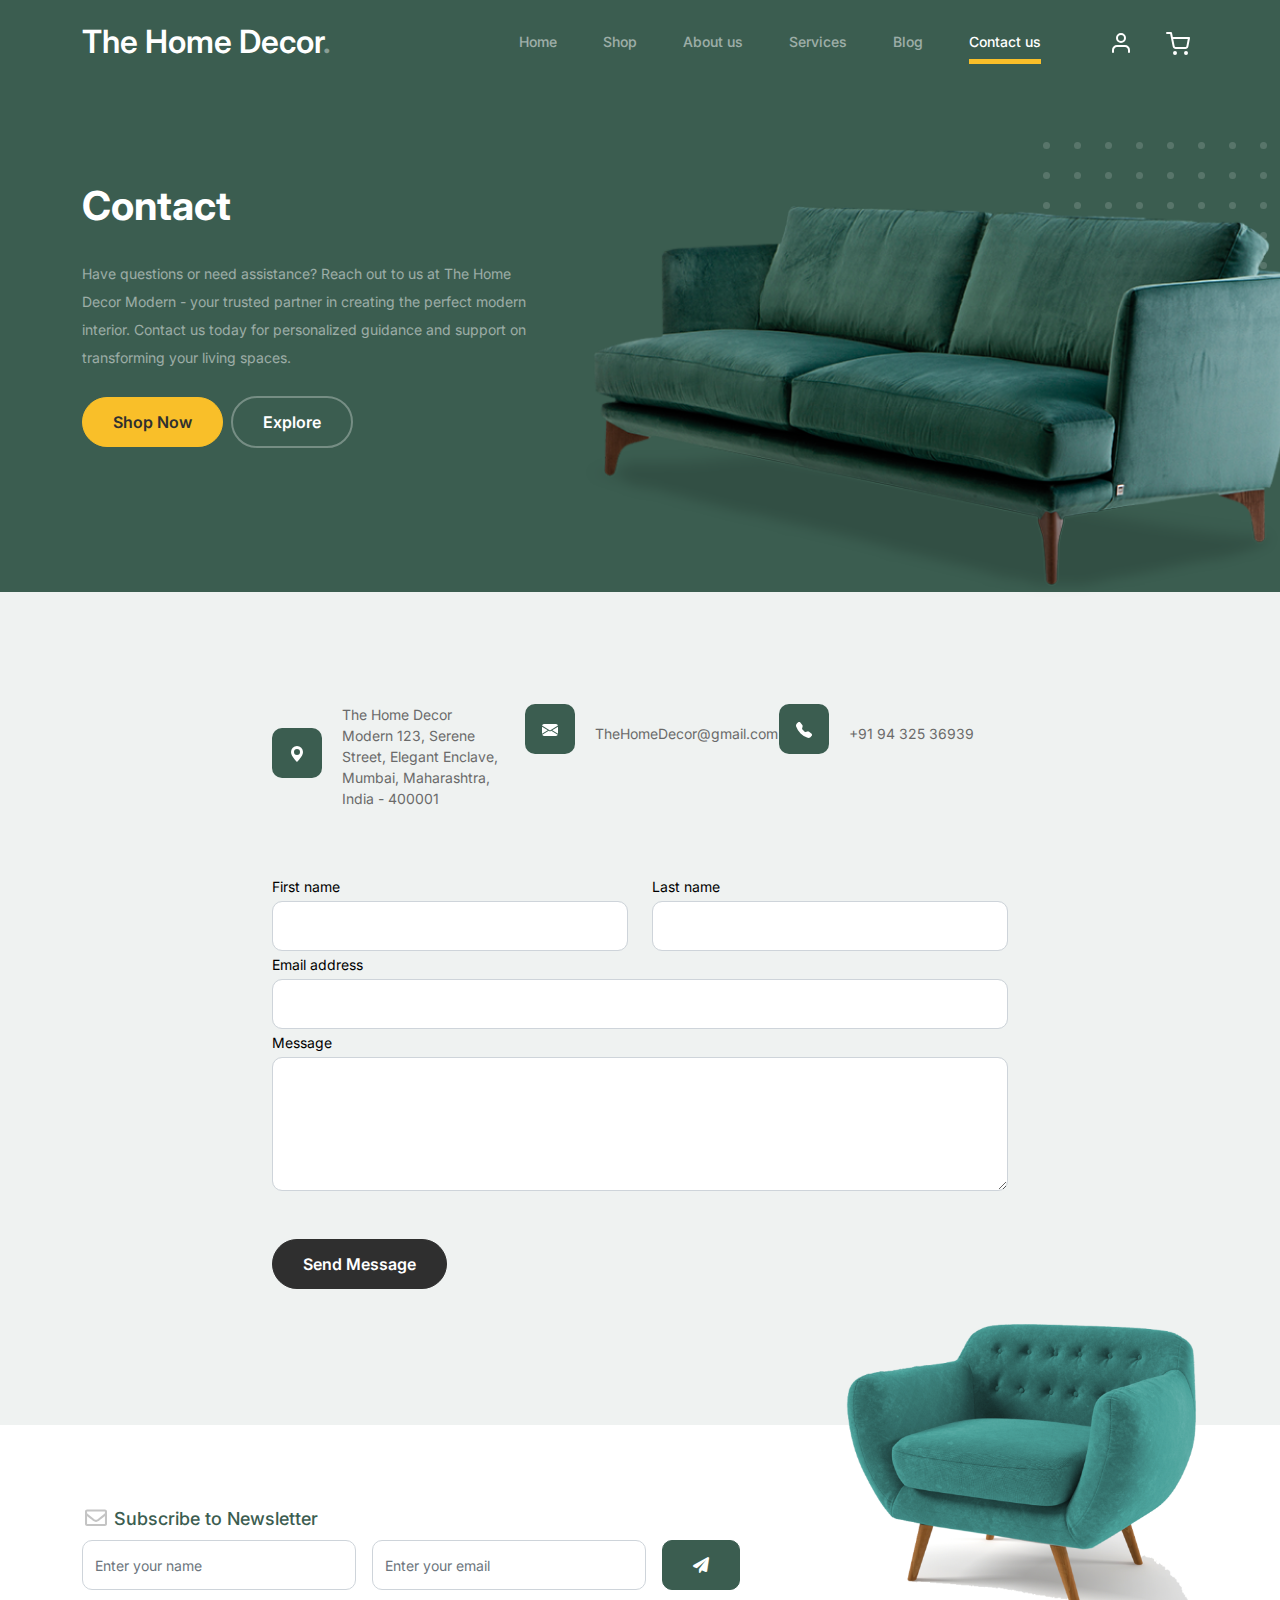
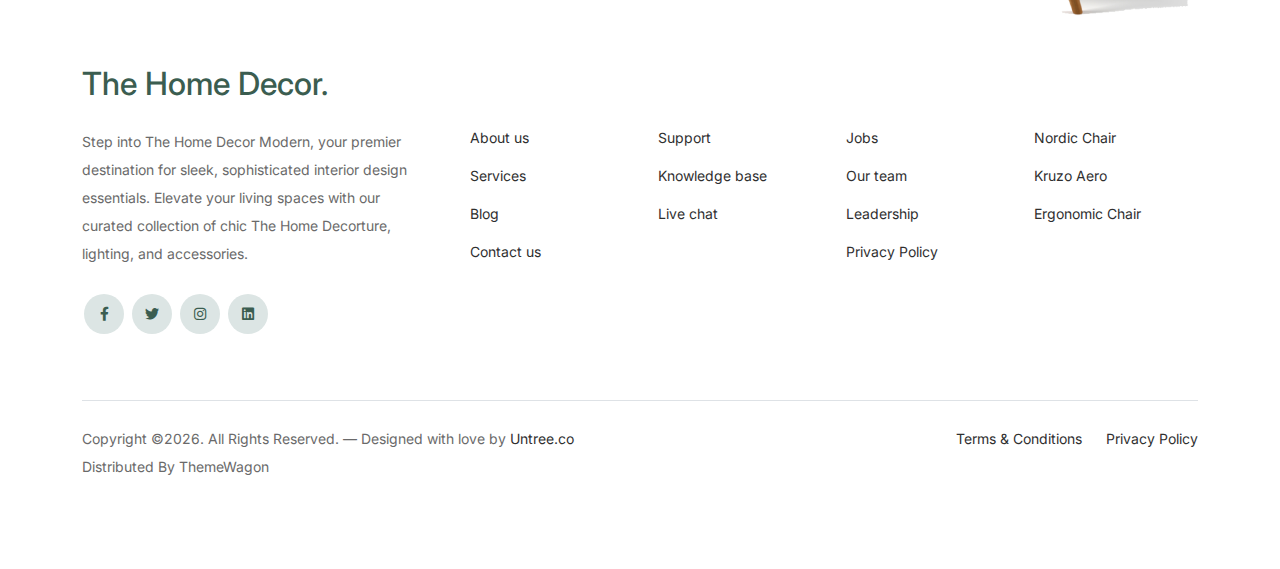
<file: Frontend_Project-main/Frontend_Project-main/contact.html>
<!doctype html>
<html lang="en">
<head>
  <meta charset="utf-8">
  <meta name="viewport" content="width=device-width, initial-scale=1, shrink-to-fit=no">
  <meta name="author" content="Untree.co">
  <link rel="shortcut icon" href="favicon.png">

  <meta name="description" content="" />
  <meta name="keywords" content="bootstrap, bootstrap4" />

		<!-- Bootstrap CSS -->
		<link href="css/bootstrap.min.css" rel="stylesheet">
		<link href="https://cdnjs.cloudflare.com/ajax/libs/font-awesome/6.0.0-beta3/css/all.min.css" rel="stylesheet">
		<link href="css/tiny-slider.css" rel="stylesheet">
		<link href="css/style.css" rel="stylesheet">
		<title>The Home Decor and Interior Design Website</title>
	</head>

	<body>

		<!-- Start Header/Navigation -->
		<nav class="custom-navbar navbar navbar navbar-expand-md navbar-dark bg-dark" arial-label="The Home Decor navigation bar">

			<div class="container">
				<a class="navbar-brand" href="index.html">The Home Decor<span>.</span></a>

				<button class="navbar-toggler" type="button" data-bs-toggle="collapse" data-bs-target="#navbarsThe Home Decor" aria-controls="navbarsThe Home Decor" aria-expanded="false" aria-label="Toggle navigation">
					<span class="navbar-toggler-icon"></span>
				</button>

				<div class="collapse navbar-collapse" id="navbarsThe Home Decor">
					<ul class="custom-navbar-nav navbar-nav ms-auto mb-2 mb-md-0">
						<li class="nav-item">
							<a class="nav-link" href="index.html">Home</a>
						</li>
						<li><a class="nav-link" href="shop.html">Shop</a></li>
						<li><a class="nav-link" href="about.html">About us</a></li>
						<li><a class="nav-link" href="services.html">Services</a></li>
						<li><a class="nav-link" href="blog.html">Blog</a></li>
						<li class="active"><a class="nav-link" href="contact.html">Contact us</a></li>
					</ul>

					<ul class="custom-navbar-cta navbar-nav mb-2 mb-md-0 ms-5">
						<li><a class="nav-link" href="#"><img src="images/user.svg"></a></li>
						<li><a class="nav-link" href="cart.html"><img src="images/cart.svg"></a></li>
					</ul>
				</div>
			</div>
				
		</nav>
		<!-- End Header/Navigation -->

		<!-- Start Hero Section -->
			<div class="hero">
				<div class="container">
					<div class="row justify-content-between">
						<div class="col-lg-5">
							<div class="intro-excerpt">
								<h1>Contact</h1>
								<p class="mb-4">
									Have questions or need assistance? Reach out to us at The Home Decor Modern - your trusted partner in creating the perfect modern interior. Contact us today for personalized guidance and support on transforming your living spaces.</p>
								<p><a href="" class="btn btn-secondary me-2">Shop Now</a><a href="#" class="btn btn-white-outline">Explore</a></p>
							</div>
						</div>
						<div class="col-lg-7">
							<div class="hero-img-wrap">
								<img src="images/couch.png" class="img-fluid">
							</div>
						</div>
					</div>
				</div>
			</div>
		<!-- End Hero Section -->

		
		<!-- Start Contact Form -->
		<div class="untree_co-section">
      <div class="container">

        <div class="block">
          <div class="row justify-content-center">


            <div class="col-md-8 col-lg-8 pb-4">


              <div class="row mb-5">
                <div class="col-lg-4">
                  <div  class="service no-shadow align-items-center link horizontal d-flex active" data-aos="fade-left" data-aos-delay="0">
                    <div class="service-icon color-1 mb-4">
                      <svg xmlns="http://www.w3.org/2000/svg" width="16" height="16" fill="currentColor" class="bi bi-geo-alt-fill" viewBox="0 0 16 16">
                        <path d="M8 16s6-5.686 6-10A6 6 0 0 0 2 6c0 4.314 6 10 6 10zm0-7a3 3 0 1 1 0-6 3 3 0 0 1 0 6z"/>
                      </svg>
                    </div> <!-- /.icon -->
                    <div class="service-contents">
                      <p>
						The Home Decor Modern
						123, Serene Street,
						Elegant Enclave, Mumbai,
						Maharashtra, India - 400001</p>
                    </div> <!-- /.service-contents-->
                  </div> <!-- /.service -->
                </div>

                <div class="col-lg-4">
                  <div  class="service no-shadow align-items-center link horizontal d-flex active" data-aos="fade-left" data-aos-delay="0">
                    <div class="service-icon color-1 mb-4">
                      <svg xmlns="http://www.w3.org/2000/svg" width="16" height="16" fill="currentColor" class="bi bi-envelope-fill" viewBox="0 0 16 16">
                        <path d="M.05 3.555A2 2 0 0 1 2 2h12a2 2 0 0 1 1.95 1.555L8 8.414.05 3.555zM0 4.697v7.104l5.803-3.558L0 4.697zM6.761 8.83l-6.57 4.027A2 2 0 0 0 2 14h12a2 2 0 0 0 1.808-1.144l-6.57-4.027L8 9.586l-1.239-.757zm3.436-.586L16 11.801V4.697l-5.803 3.546z"/>
                      </svg>
                    </div> <!-- /.icon -->
                    <div class="service-contents">
                      <p>TheHomeDecor@gmail.com</p>
                    </div> <!-- /.service-contents-->
                  </div> <!-- /.service -->
                </div>

                <div class="col-lg-4">
                  <div  class="service no-shadow align-items-center link horizontal d-flex active" data-aos="fade-left" data-aos-delay="0">
                    <div class="service-icon color-1 mb-4">
                      <svg xmlns="http://www.w3.org/2000/svg" width="16" height="16" fill="currentColor" class="bi bi-telephone-fill" viewBox="0 0 16 16">
                        <path fill-rule="evenodd" d="M1.885.511a1.745 1.745 0 0 1 2.61.163L6.29 2.98c.329.423.445.974.315 1.494l-.547 2.19a.678.678 0 0 0 .178.643l2.457 2.457a.678.678 0 0 0 .644.178l2.189-.547a1.745 1.745 0 0 1 1.494.315l2.306 1.794c.829.645.905 1.87.163 2.611l-1.034 1.034c-.74.74-1.846 1.065-2.877.702a18.634 18.634 0 0 1-7.01-4.42 18.634 18.634 0 0 1-4.42-7.009c-.362-1.03-.037-2.137.703-2.877L1.885.511z"/>
                      </svg>
                    </div> <!-- /.icon -->
                    <div class="service-contents">
                      <p>+91 94 325 36939</p>
                    </div> <!-- /.service-contents-->
                  </div> <!-- /.service -->
                </div>
              </div>

              <form>
                <div class="row">
                  <div class="col-6">
                    <div class="form-group">
                      <label class="text-black" for="fname">First name</label>
                      <input type="text" class="form-control" id="fname">
                    </div>
                  </div>
                  <div class="col-6">
                    <div class="form-group">
                      <label class="text-black" for="lname">Last name</label>
                      <input type="text" class="form-control" id="lname">
                    </div>
                  </div>
                </div>
                <div class="form-group">
                  <label class="text-black" for="email">Email address</label>
                  <input type="email" class="form-control" id="email">
                </div>

                <div class="form-group mb-5">
                  <label class="text-black" for="message">Message</label>
                  <textarea name="" class="form-control" id="message" cols="30" rows="5"></textarea>
                </div>

                <button type="submit" class="btn btn-primary-hover-outline">Send Message</button>
              </form>

            </div>

          </div>

        </div>

      </div>


    </div>
  </div>

  <!-- End Contact Form -->

		

		<!-- Start Footer Section -->
		<footer class="footer-section">
			<div class="container relative">

				<div class="sofa-img">
					<img src="images/sofa.png" alt="Image" class="img-fluid">
				</div>

				<div class="row">
					<div class="col-lg-8">
						<div class="subscription-form">
							<h3 class="d-flex align-items-center"><span class="me-1"><img src="images/envelope-outline.svg" alt="Image" class="img-fluid"></span><span>Subscribe to Newsletter</span></h3>

							<form action="#" class="row g-3">
								<div class="col-auto">
									<input type="text" class="form-control" placeholder="Enter your name">
								</div>
								<div class="col-auto">
									<input type="email" class="form-control" placeholder="Enter your email">
								</div>
								<div class="col-auto">
									<button class="btn btn-primary">
										<span class="fa fa-paper-plane"></span>
									</button>
								</div>
							</form>

						</div>
					</div>
				</div>

				<div class="row g-5 mb-5">
					<div class="col-lg-4">
						<div class="mb-4 footer-logo-wrap"><a href="#" class="footer-logo">The Home Decor<span>.</span></a></div>
						<p class="mb-4">									Step into The Home Decor Modern, your premier destination for sleek, sophisticated interior design essentials. Elevate your living spaces with our curated collection of chic The Home Decorture, lighting, and accessories.</p>

						<ul class="list-unstyled custom-social">
							<li><a href="#"><span class="fa fa-brands fa-facebook-f"></span></a></li>
							<li><a href="#"><span class="fa fa-brands fa-twitter"></span></a></li>
							<li><a href="#"><span class="fa fa-brands fa-instagram"></span></a></li>
							<li><a href="#"><span class="fa fa-brands fa-linkedin"></span></a></li>
						</ul>
					</div>

					<div class="col-lg-8">
						<div class="row links-wrap">
							<div class="col-6 col-sm-6 col-md-3">
								<ul class="list-unstyled">
									<li><a href="#">About us</a></li>
									<li><a href="#">Services</a></li>
									<li><a href="#">Blog</a></li>
									<li><a href="#">Contact us</a></li>
								</ul>
							</div>

							<div class="col-6 col-sm-6 col-md-3">
								<ul class="list-unstyled">
									<li><a href="#">Support</a></li>
									<li><a href="#">Knowledge base</a></li>
									<li><a href="#">Live chat</a></li>
								</ul>
							</div>

							<div class="col-6 col-sm-6 col-md-3">
								<ul class="list-unstyled">
									<li><a href="#">Jobs</a></li>
									<li><a href="#">Our team</a></li>
									<li><a href="#">Leadership</a></li>
									<li><a href="#">Privacy Policy</a></li>
								</ul>
							</div>

							<div class="col-6 col-sm-6 col-md-3">
								<ul class="list-unstyled">
									<li><a href="#">Nordic Chair</a></li>
									<li><a href="#">Kruzo Aero</a></li>
									<li><a href="#">Ergonomic Chair</a></li>
								</ul>
							</div>
						</div>
					</div>

				</div>

				<div class="border-top copyright">
					<div class="row pt-4">
						<div class="col-lg-6">
							<p class="mb-2 text-center text-lg-start">Copyright &copy;<script>document.write(new Date().getFullYear());</script>. All Rights Reserved. &mdash; Designed with love by <a href="https://untree.co">Untree.co</a> Distributed By <a hreff="https://themewagon.com">ThemeWagon</a>  <!-- License information: https://untree.co/license/ -->
            </p>
						</div>

						<div class="col-lg-6 text-center text-lg-end">
							<ul class="list-unstyled d-inline-flex ms-auto">
								<li class="me-4"><a href="#">Terms &amp; Conditions</a></li>
								<li><a href="#">Privacy Policy</a></li>
							</ul>
						</div>

					</div>
				</div>

			</div>
		</footer>
		<!-- End Footer Section -->	


		<script src="js/bootstrap.bundle.min.js"></script>
		<script src="js/tiny-slider.js"></script>
		<script src="js/custom.js"></script>
	</body>

</html>
</file>
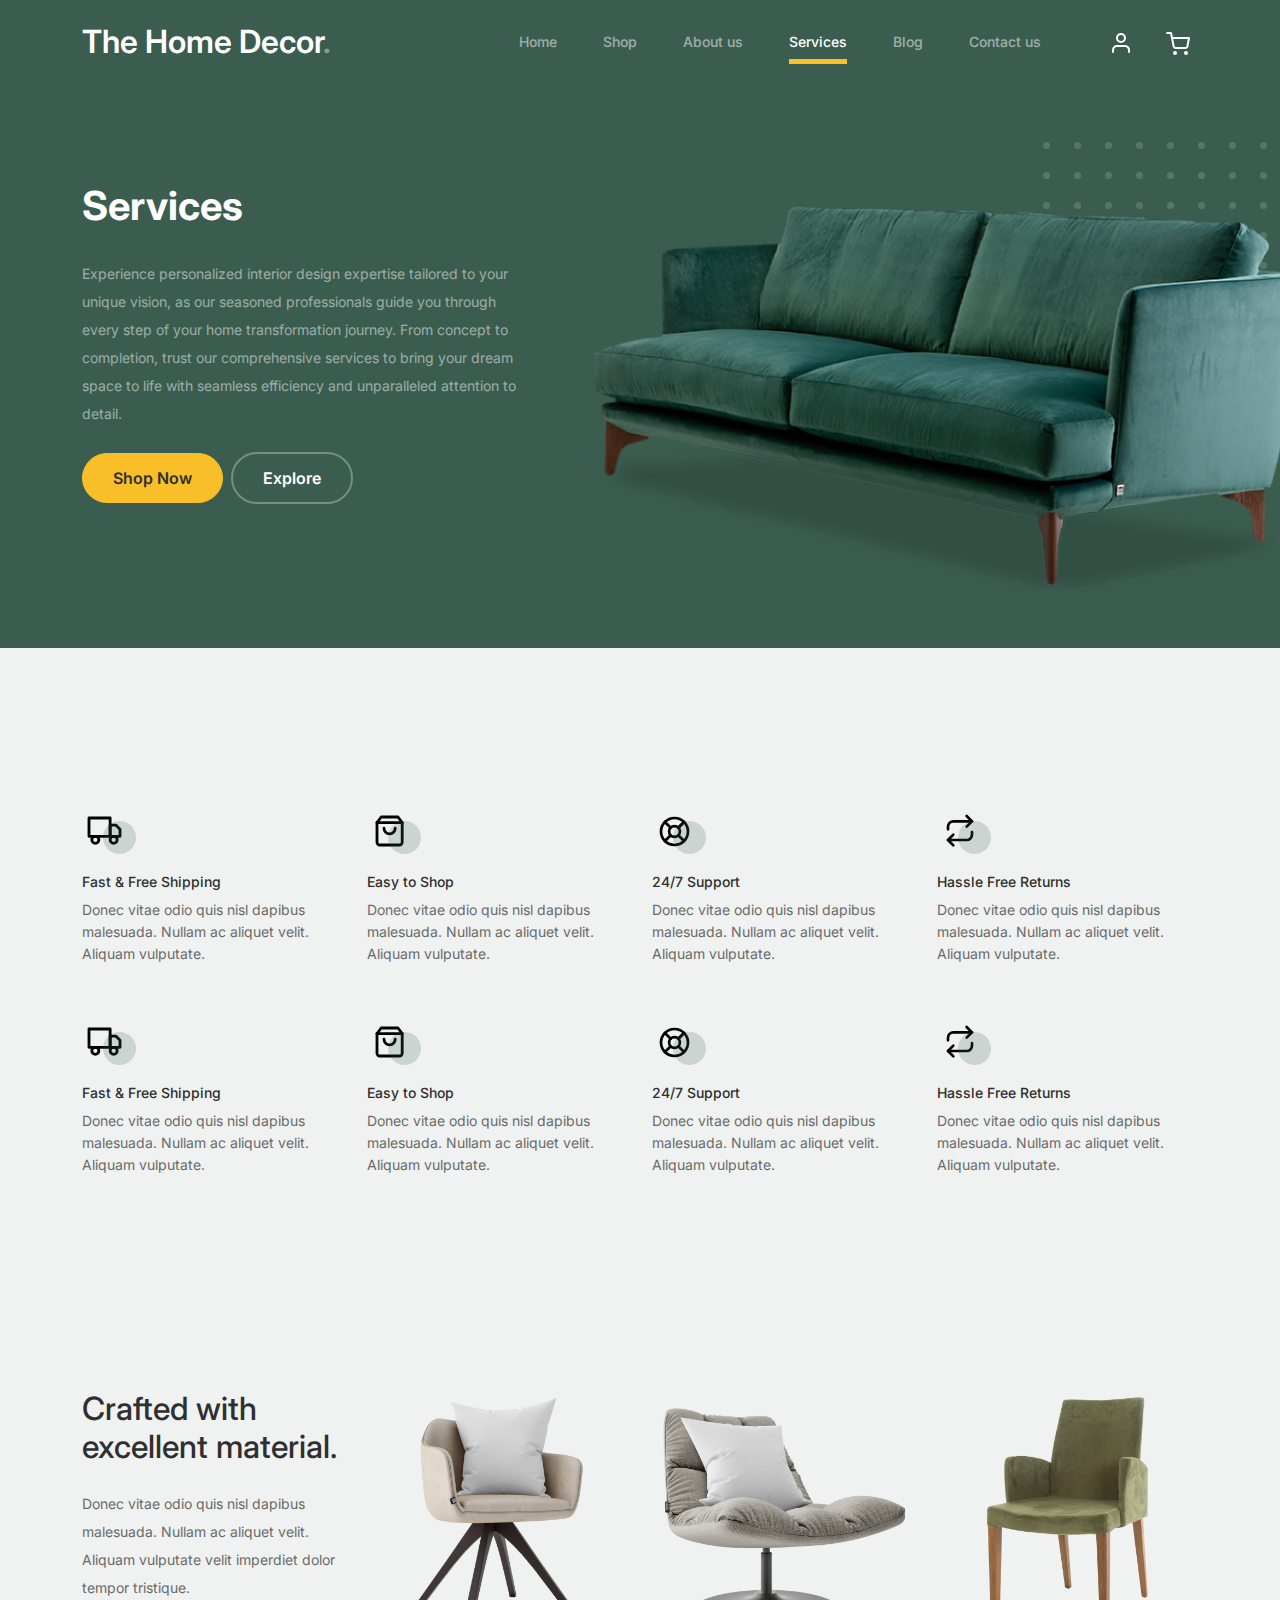
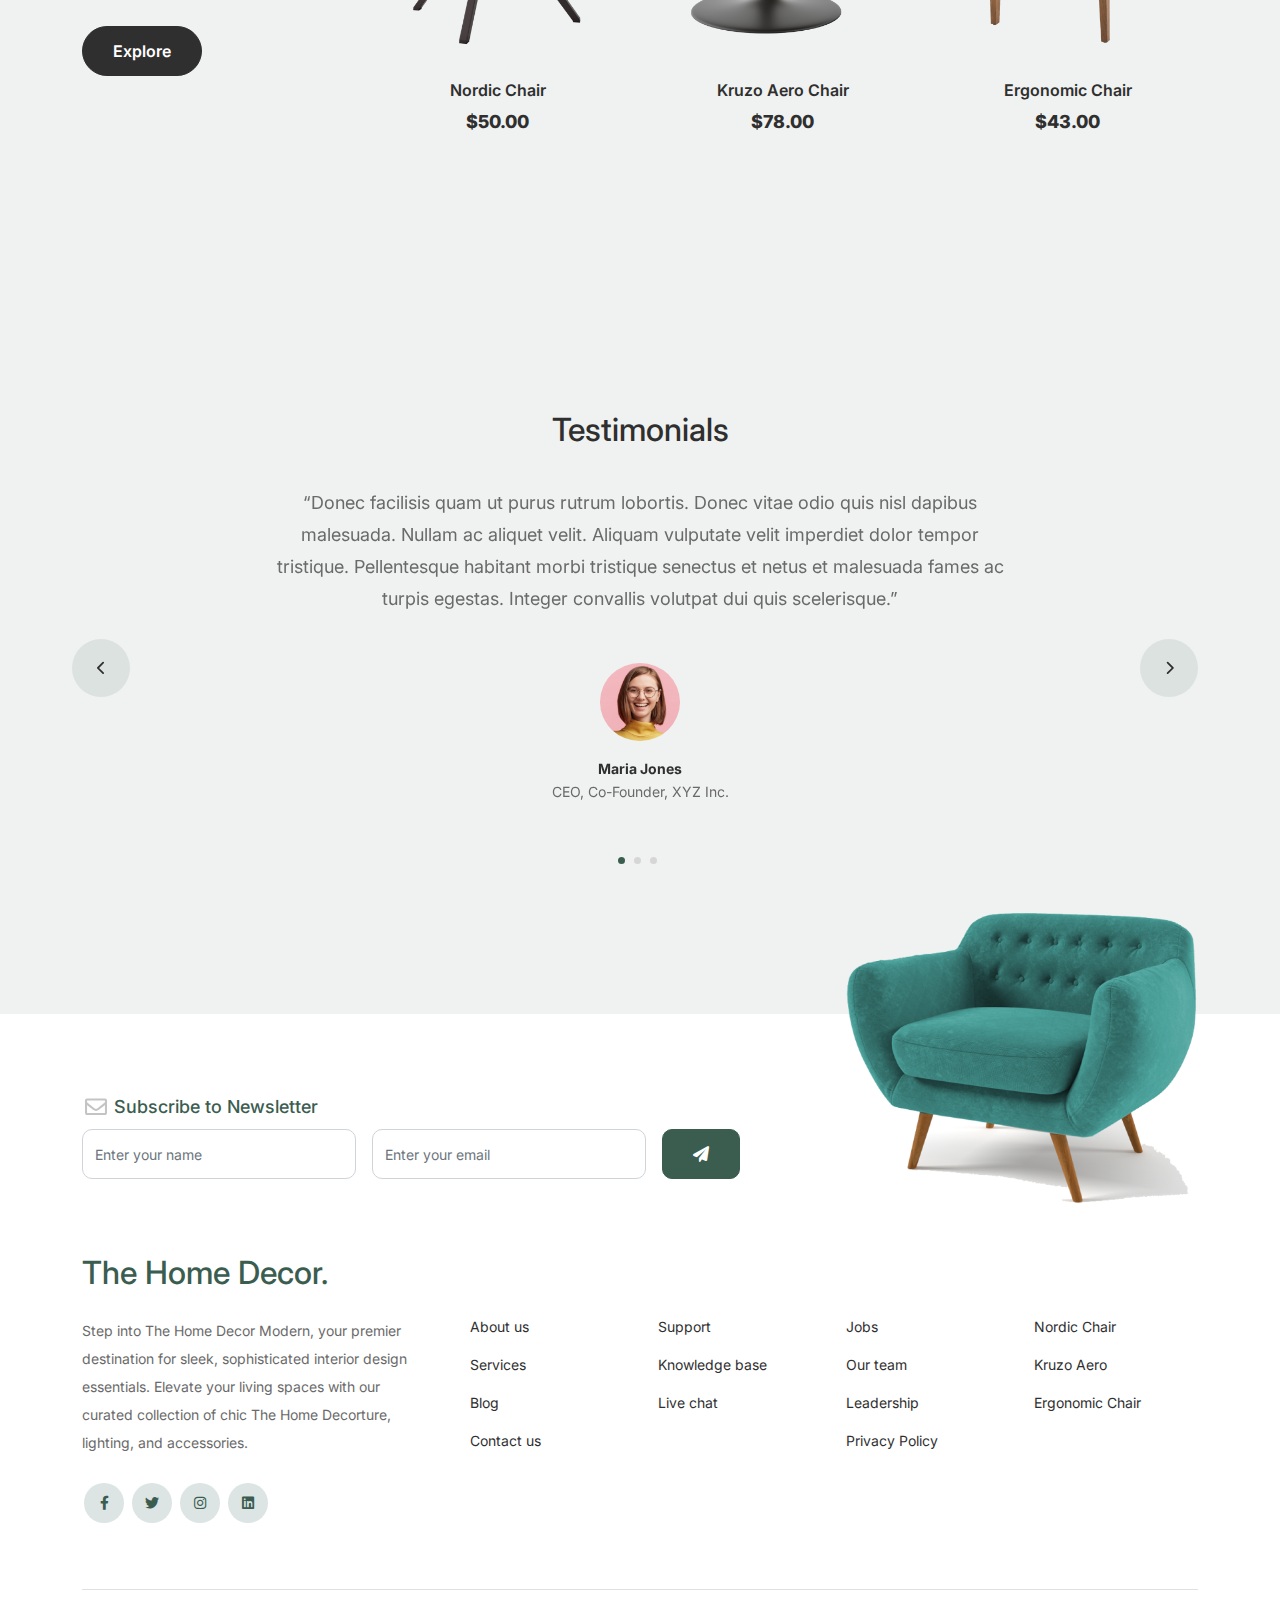
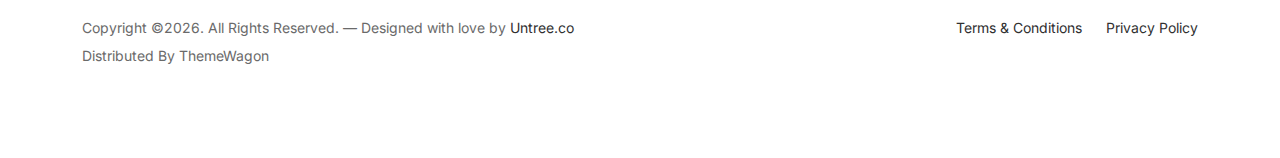
<file: Frontend_Project-main/Frontend_Project-main/services.html>
<!doctype html>
<html lang="en">
<head>
  <meta charset="utf-8">
  <meta name="viewport" content="width=device-width, initial-scale=1, shrink-to-fit=no">
  <meta name="author" content="Untree.co">
  <link rel="shortcut icon" href="favicon.png">

  <meta name="description" content="" />
  <meta name="keywords" content="bootstrap, bootstrap4" />

		<!-- Bootstrap CSS -->
		<link href="css/bootstrap.min.css" rel="stylesheet">
		<link href="https://cdnjs.cloudflare.com/ajax/libs/font-awesome/6.0.0-beta3/css/all.min.css" rel="stylesheet">
		<link href="css/tiny-slider.css" rel="stylesheet">
		<link href="css/style.css" rel="stylesheet">
		<title>The Home Decor and Interior Design Website</title>
	</head>

	<body>

		<!-- Start Header/Navigation -->
		<nav class="custom-navbar navbar navbar navbar-expand-md navbar-dark bg-dark" arial-label="The Home Decor navigation bar">

			<div class="container">
				<a class="navbar-brand" href="index.html">The Home Decor<span>.</span></a>

				<button class="navbar-toggler" type="button" data-bs-toggle="collapse" data-bs-target="#navbarsThe Home Decor" aria-controls="navbarsThe Home Decor" aria-expanded="false" aria-label="Toggle navigation">
					<span class="navbar-toggler-icon"></span>
				</button>

				<div class="collapse navbar-collapse" id="navbarsThe Home Decor">
					<ul class="custom-navbar-nav navbar-nav ms-auto mb-2 mb-md-0">
						<li class="nav-item">
							<a class="nav-link" href="index.html">Home</a>
						</li>
						<li><a class="nav-link" href="shop.html">Shop</a></li>
						<li><a class="nav-link" href="about.html">About us</a></li>
						<li class="active"><a class="nav-link" href="services.html">Services</a></li>
						<li><a class="nav-link" href="blog.html">Blog</a></li>
						<li><a class="nav-link" href="contact.html">Contact us</a></li>
					</ul>

					<ul class="custom-navbar-cta navbar-nav mb-2 mb-md-0 ms-5">
						<li><a class="nav-link" href="#"><img src="images/user.svg"></a></li>
						<li><a class="nav-link" href="cart.html"><img src="images/cart.svg"></a></li>
					</ul>
				</div>
			</div>
				
		</nav>
		<!-- End Header/Navigation -->

		<!-- Start Hero Section -->
			<div class="hero">
				<div class="container">
					<div class="row justify-content-between">
						<div class="col-lg-5">
							<div class="intro-excerpt">
								<h1>Services</h1>
								<p class="mb-4">Experience personalized interior design expertise tailored to your unique vision, as our seasoned professionals guide you through every step of your home transformation journey. From concept to completion, trust our comprehensive services to bring your dream space to life with seamless efficiency and unparalleled attention to detail.	</p>
								<p><a href="" class="btn btn-secondary me-2">Shop Now</a><a href="#" class="btn btn-white-outline">Explore</a></p>
							</div>
						</div>
						<div class="col-lg-7">
							<div class="hero-img-wrap">
								<img src="images/couch.png" class="img-fluid">
							</div>
						</div>
					</div>
				</div>
			</div>
		<!-- End Hero Section -->

		

		<!-- Start Why Choose Us Section -->
		<div class="why-choose-section">
			<div class="container">
				
				
				<div class="row my-5">
					<div class="col-6 col-md-6 col-lg-3 mb-4">
						<div class="feature">
							<div class="icon">
								<img src="images/truck.svg" alt="Image" class="imf-fluid">
							</div>
							<h3>Fast &amp; Free Shipping</h3>
							<p>Donec vitae odio quis nisl dapibus malesuada. Nullam ac aliquet velit. Aliquam vulputate.</p>
						</div>
					</div>

					<div class="col-6 col-md-6 col-lg-3 mb-4">
						<div class="feature">
							<div class="icon">
								<img src="images/bag.svg" alt="Image" class="imf-fluid">
							</div>
							<h3>Easy to Shop</h3>
							<p>Donec vitae odio quis nisl dapibus malesuada. Nullam ac aliquet velit. Aliquam vulputate.</p>
						</div>
					</div>

					<div class="col-6 col-md-6 col-lg-3 mb-4">
						<div class="feature">
							<div class="icon">
								<img src="images/support.svg" alt="Image" class="imf-fluid">
							</div>
							<h3>24/7 Support</h3>
							<p>Donec vitae odio quis nisl dapibus malesuada. Nullam ac aliquet velit. Aliquam vulputate.</p>
						</div>
					</div>

					<div class="col-6 col-md-6 col-lg-3 mb-4">
						<div class="feature">
							<div class="icon">
								<img src="images/return.svg" alt="Image" class="imf-fluid">
							</div>
							<h3>Hassle Free Returns</h3>
							<p>Donec vitae odio quis nisl dapibus malesuada. Nullam ac aliquet velit. Aliquam vulputate.</p>
						</div>
					</div>

					<div class="col-6 col-md-6 col-lg-3 mb-4">
						<div class="feature">
							<div class="icon">
								<img src="images/truck.svg" alt="Image" class="imf-fluid">
							</div>
							<h3>Fast &amp; Free Shipping</h3>
							<p>Donec vitae odio quis nisl dapibus malesuada. Nullam ac aliquet velit. Aliquam vulputate.</p>
						</div>
					</div>

					<div class="col-6 col-md-6 col-lg-3 mb-4">
						<div class="feature">
							<div class="icon">
								<img src="images/bag.svg" alt="Image" class="imf-fluid">
							</div>
							<h3>Easy to Shop</h3>
							<p>Donec vitae odio quis nisl dapibus malesuada. Nullam ac aliquet velit. Aliquam vulputate.</p>
						</div>
					</div>

					<div class="col-6 col-md-6 col-lg-3 mb-4">
						<div class="feature">
							<div class="icon">
								<img src="images/support.svg" alt="Image" class="imf-fluid">
							</div>
							<h3>24/7 Support</h3>
							<p>Donec vitae odio quis nisl dapibus malesuada. Nullam ac aliquet velit. Aliquam vulputate.</p>
						</div>
					</div>

					<div class="col-6 col-md-6 col-lg-3 mb-4">
						<div class="feature">
							<div class="icon">
								<img src="images/return.svg" alt="Image" class="imf-fluid">
							</div>
							<h3>Hassle Free Returns</h3>
							<p>Donec vitae odio quis nisl dapibus malesuada. Nullam ac aliquet velit. Aliquam vulputate.</p>
						</div>
					</div>

				</div>
			
			</div>
		</div>
		<!-- End Why Choose Us Section -->

		<!-- Start Product Section -->
		<div class="product-section pt-0">
			<div class="container">
				<div class="row">

					<!-- Start Column 1 -->
					<div class="col-md-12 col-lg-3 mb-5 mb-lg-0">
						<h2 class="mb-4 section-title">Crafted with excellent material.</h2>
						<p class="mb-4">Donec vitae odio quis nisl dapibus malesuada. Nullam ac aliquet velit. Aliquam vulputate velit imperdiet dolor tempor tristique. </p>
						<p><a href="#" class="btn">Explore</a></p>
					</div> 
					<!-- End Column 1 -->

					<!-- Start Column 2 -->
					<div class="col-12 col-md-4 col-lg-3 mb-5 mb-md-0">
						<a class="product-item" href="#">
							<img src="images/product-1.png" class="img-fluid product-thumbnail">
							<h3 class="product-title">Nordic Chair</h3>
							<strong class="product-price">$50.00</strong>

							<span class="icon-cross">
								<img src="images/cross.svg" class="img-fluid">
							</span>
						</a>
					</div> 
					<!-- End Column 2 -->

					<!-- Start Column 3 -->
					<div class="col-12 col-md-4 col-lg-3 mb-5 mb-md-0">
						<a class="product-item" href="#">
							<img src="images/product-2.png" class="img-fluid product-thumbnail">
							<h3 class="product-title">Kruzo Aero Chair</h3>
							<strong class="product-price">$78.00</strong>

							<span class="icon-cross">
								<img src="images/cross.svg" class="img-fluid">
							</span>
						</a>
					</div>
					<!-- End Column 3 -->

					<!-- Start Column 4 -->
					<div class="col-12 col-md-4 col-lg-3 mb-5 mb-md-0">
						<a class="product-item" href="#">
							<img src="images/product-3.png" class="img-fluid product-thumbnail">
							<h3 class="product-title">Ergonomic Chair</h3>
							<strong class="product-price">$43.00</strong>

							<span class="icon-cross">
								<img src="images/cross.svg" class="img-fluid">
							</span>
						</a>
					</div>
					<!-- End Column 4 -->

				</div>
			</div>
		</div>
		<!-- End Product Section -->

		

		<!-- Start Testimonial Slider -->
		<div class="testimonial-section before-footer-section">
			<div class="container">
				<div class="row">
					<div class="col-lg-7 mx-auto text-center">
						<h2 class="section-title">Testimonials</h2>
					</div>
				</div>

				<div class="row justify-content-center">
					<div class="col-lg-12">
						<div class="testimonial-slider-wrap text-center">

							<div id="testimonial-nav">
								<span class="prev" data-controls="prev"><span class="fa fa-chevron-left"></span></span>
								<span class="next" data-controls="next"><span class="fa fa-chevron-right"></span></span>
							</div>

							<div class="testimonial-slider">
								
								<div class="item">
									<div class="row justify-content-center">
										<div class="col-lg-8 mx-auto">

											<div class="testimonial-block text-center">
												<blockquote class="mb-5">
													<p>&ldquo;Donec facilisis quam ut purus rutrum lobortis. Donec vitae odio quis nisl dapibus malesuada. Nullam ac aliquet velit. Aliquam vulputate velit imperdiet dolor tempor tristique. Pellentesque habitant morbi tristique senectus et netus et malesuada fames ac turpis egestas. Integer convallis volutpat dui quis scelerisque.&rdquo;</p>
												</blockquote>

												<div class="author-info">
													<div class="author-pic">
														<img src="images/person-1.png" alt="Maria Jones" class="img-fluid">
													</div>
													<h3 class="font-weight-bold">Maria Jones</h3>
													<span class="position d-block mb-3">CEO, Co-Founder, XYZ Inc.</span>
												</div>
											</div>

										</div>
									</div>
								</div> 
								<!-- END item -->

								<div class="item">
									<div class="row justify-content-center">
										<div class="col-lg-8 mx-auto">

											<div class="testimonial-block text-center">
												<blockquote class="mb-5">
													<p>&ldquo;Donec facilisis quam ut purus rutrum lobortis. Donec vitae odio quis nisl dapibus malesuada. Nullam ac aliquet velit. Aliquam vulputate velit imperdiet dolor tempor tristique. Pellentesque habitant morbi tristique senectus et netus et malesuada fames ac turpis egestas. Integer convallis volutpat dui quis scelerisque.&rdquo;</p>
												</blockquote>

												<div class="author-info">
													<div class="author-pic">
														<img src="images/person-1.png" alt="Maria Jones" class="img-fluid">
													</div>
													<h3 class="font-weight-bold">Maria Jones</h3>
													<span class="position d-block mb-3">CEO, Co-Founder, XYZ Inc.</span>
												</div>
											</div>

										</div>
									</div>
								</div> 
								<!-- END item -->

								<div class="item">
									<div class="row justify-content-center">
										<div class="col-lg-8 mx-auto">

											<div class="testimonial-block text-center">
												<blockquote class="mb-5">
													<p>&ldquo;Donec facilisis quam ut purus rutrum lobortis. Donec vitae odio quis nisl dapibus malesuada. Nullam ac aliquet velit. Aliquam vulputate velit imperdiet dolor tempor tristique. Pellentesque habitant morbi tristique senectus et netus et malesuada fames ac turpis egestas. Integer convallis volutpat dui quis scelerisque.&rdquo;</p>
												</blockquote>

												<div class="author-info">
													<div class="author-pic">
														<img src="images/person-1.png" alt="Maria Jones" class="img-fluid">
													</div>
													<h3 class="font-weight-bold">Maria Jones</h3>
													<span class="position d-block mb-3">CEO, Co-Founder, XYZ Inc.</span>
												</div>
											</div>

										</div>
									</div>
								</div> 
								<!-- END item -->

							</div>

						</div>
					</div>
				</div>
			</div>
		</div>
		<!-- End Testimonial Slider -->

		

		<!-- Start Footer Section -->
		<footer class="footer-section">
			<div class="container relative">

				<div class="sofa-img">
					<img src="images/sofa.png" alt="Image" class="img-fluid">
				</div>

				<div class="row">
					<div class="col-lg-8">
						<div class="subscription-form">
							<h3 class="d-flex align-items-center"><span class="me-1"><img src="images/envelope-outline.svg" alt="Image" class="img-fluid"></span><span>Subscribe to Newsletter</span></h3>

							<form action="#" class="row g-3">
								<div class="col-auto">
									<input type="text" class="form-control" placeholder="Enter your name">
								</div>
								<div class="col-auto">
									<input type="email" class="form-control" placeholder="Enter your email">
								</div>
								<div class="col-auto">
									<button class="btn btn-primary">
										<span class="fa fa-paper-plane"></span>
									</button>
								</div>
							</form>

						</div>
					</div>
				</div>

				<div class="row g-5 mb-5">
					<div class="col-lg-4">
						<div class="mb-4 footer-logo-wrap"><a href="#" class="footer-logo">The Home Decor<span>.</span></a></div>
						<p class="mb-4">									Step into The Home Decor Modern, your premier destination for sleek, sophisticated interior design essentials. Elevate your living spaces with our curated collection of chic The Home Decorture, lighting, and accessories.</p>

						<ul class="list-unstyled custom-social">
							<li><a href="#"><span class="fa fa-brands fa-facebook-f"></span></a></li>
							<li><a href="#"><span class="fa fa-brands fa-twitter"></span></a></li>
							<li><a href="#"><span class="fa fa-brands fa-instagram"></span></a></li>
							<li><a href="#"><span class="fa fa-brands fa-linkedin"></span></a></li>
						</ul>
					</div>

					<div class="col-lg-8">
						<div class="row links-wrap">
							<div class="col-6 col-sm-6 col-md-3">
								<ul class="list-unstyled">
									<li><a href="#">About us</a></li>
									<li><a href="#">Services</a></li>
									<li><a href="#">Blog</a></li>
									<li><a href="#">Contact us</a></li>
								</ul>
							</div>

							<div class="col-6 col-sm-6 col-md-3">
								<ul class="list-unstyled">
									<li><a href="#">Support</a></li>
									<li><a href="#">Knowledge base</a></li>
									<li><a href="#">Live chat</a></li>
								</ul>
							</div>

							<div class="col-6 col-sm-6 col-md-3">
								<ul class="list-unstyled">
									<li><a href="#">Jobs</a></li>
									<li><a href="#">Our team</a></li>
									<li><a href="#">Leadership</a></li>
									<li><a href="#">Privacy Policy</a></li>
								</ul>
							</div>

							<div class="col-6 col-sm-6 col-md-3">
								<ul class="list-unstyled">
									<li><a href="#">Nordic Chair</a></li>
									<li><a href="#">Kruzo Aero</a></li>
									<li><a href="#">Ergonomic Chair</a></li>
								</ul>
							</div>
						</div>
					</div>

				</div>

				<div class="border-top copyright">
					<div class="row pt-4">
						<div class="col-lg-6">
							<p class="mb-2 text-center text-lg-start">Copyright &copy;<script>document.write(new Date().getFullYear());</script>. All Rights Reserved. &mdash; Designed with love by <a href="https://untree.co">Untree.co</a> Distributed By <a hreff="https://themewagon.com">ThemeWagon</a> <!-- License information: https://untree.co/license/ -->
            </p>
						</div>

						<div class="col-lg-6 text-center text-lg-end">
							<ul class="list-unstyled d-inline-flex ms-auto">
								<li class="me-4"><a href="#">Terms &amp; Conditions</a></li>
								<li><a href="#">Privacy Policy</a></li>
							</ul>
						</div>

					</div>
				</div>

			</div>
		</footer>
		<!-- End Footer Section -->	


		<script src="js/bootstrap.bundle.min.js"></script>
		<script src="js/tiny-slider.js"></script>
		<script src="js/custom.js"></script>
	</body>

</html>
</file>
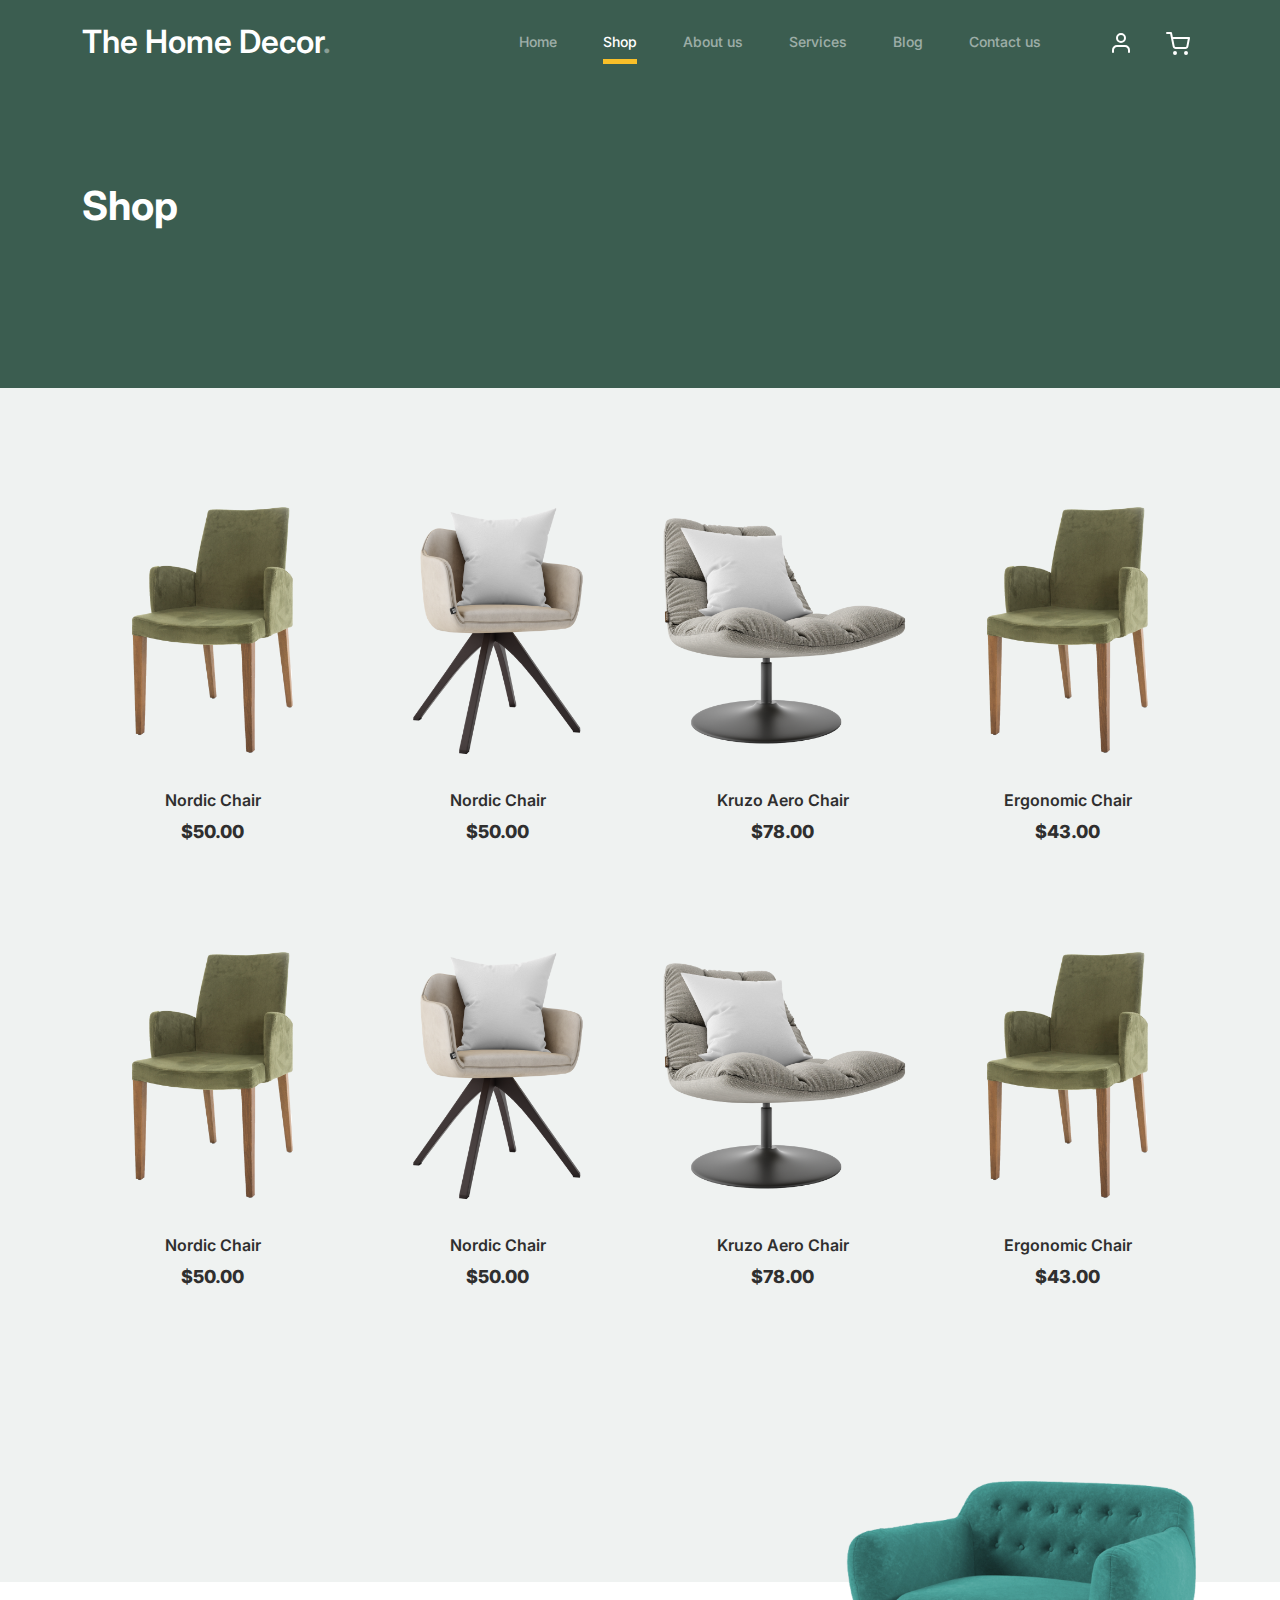
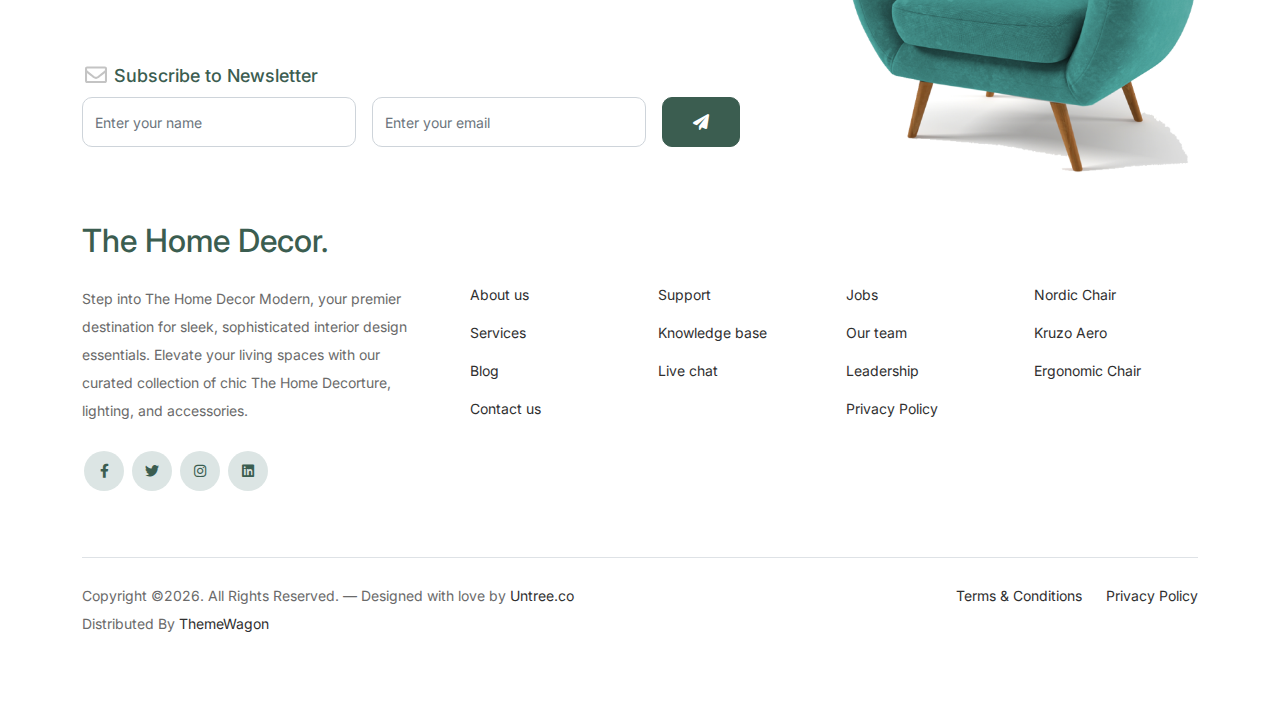
<file: Frontend_Project-main/Frontend_Project-main/shop.html>
<!doctype html>
<html lang="en">
<head>
  <meta charset="utf-8">
  <meta name="viewport" content="width=device-width, initial-scale=1, shrink-to-fit=no">
  <meta name="author" content="Untree.co">
  <link rel="shortcut icon" href="favicon.png">

  <meta name="description" content="" />
  <meta name="keywords" content="bootstrap, bootstrap4" />

		<!-- Bootstrap CSS -->
		<link href="css/bootstrap.min.css" rel="stylesheet">
		<link href="https://cdnjs.cloudflare.com/ajax/libs/font-awesome/6.0.0-beta3/css/all.min.css" rel="stylesheet">
		<link href="css/tiny-slider.css" rel="stylesheet">
		<link href="css/style.css" rel="stylesheet">
		<title>The Home Decor and Interior Design Website</title>
	</head>

	<body>

		<!-- Start Header/Navigation -->
		<nav class="custom-navbar navbar navbar navbar-expand-md navbar-dark bg-dark" arial-label="The Home Decor navigation bar">

			<div class="container">
				<a class="navbar-brand" href="index.html">The Home Decor<span>.</span></a>

				<button class="navbar-toggler" type="button" data-bs-toggle="collapse" data-bs-target="#navbarsThe Home Decor" aria-controls="navbarsThe Home Decor" aria-expanded="false" aria-label="Toggle navigation">
					<span class="navbar-toggler-icon"></span>
				</button>

				<div class="collapse navbar-collapse" id="navbarsThe Home Decor">
					<ul class="custom-navbar-nav navbar-nav ms-auto mb-2 mb-md-0">
						<li class="nav-item ">
							<a class="nav-link" href="index.html">Home</a>
						</li>
						<li class="active"><a class="nav-link" href="shop.html">Shop</a></li>
						<li><a class="nav-link" href="about.html">About us</a></li>
						<li><a class="nav-link" href="services.html">Services</a></li>
						<li><a class="nav-link" href="blog.html">Blog</a></li>
						<li><a class="nav-link" href="contact.html">Contact us</a></li>
					</ul>

					<ul class="custom-navbar-cta navbar-nav mb-2 mb-md-0 ms-5">
						<li><a class="nav-link" href="#"><img src="images/user.svg"></a></li>
						<li><a class="nav-link" href="cart.html"><img src="images/cart.svg"></a></li>
					</ul>
				</div>
			</div>
				
		</nav>
		<!-- End Header/Navigation -->

		<!-- Start Hero Section -->
			<div class="hero">
				<div class="container">
					<div class="row justify-content-between">
						<div class="col-lg-5">
							<div class="intro-excerpt">
								<h1>Shop</h1>
							</div>
						</div>
						<div class="col-lg-7">
							
						</div>
					</div>
				</div>
			</div>
		<!-- End Hero Section -->

		

		<div class="untree_co-section product-section before-footer-section">
		    <div class="container">
		      	<div class="row">

		      		<!-- Start Column 1 -->
					<div class="col-12 col-md-4 col-lg-3 mb-5">
						<a class="product-item" href="#">
							<img src="images/product-3.png" class="img-fluid product-thumbnail">
							<h3 class="product-title">Nordic Chair</h3>
							<strong class="product-price">$50.00</strong>

							<span class="icon-cross">
								<img src="images/cross.svg" class="img-fluid">
							</span>
						</a>
					</div> 
					<!-- End Column 1 -->
						
					<!-- Start Column 2 -->
					<div class="col-12 col-md-4 col-lg-3 mb-5">
						<a class="product-item" href="#">
							<img src="images/product-1.png" class="img-fluid product-thumbnail">
							<h3 class="product-title">Nordic Chair</h3>
							<strong class="product-price">$50.00</strong>

							<span class="icon-cross">
								<img src="images/cross.svg" class="img-fluid">
							</span>
						</a>
					</div> 
					<!-- End Column 2 -->

					<!-- Start Column 3 -->
					<div class="col-12 col-md-4 col-lg-3 mb-5">
						<a class="product-item" href="#">
							<img src="images/product-2.png" class="img-fluid product-thumbnail">
							<h3 class="product-title">Kruzo Aero Chair</h3>
							<strong class="product-price">$78.00</strong>

							<span class="icon-cross">
								<img src="images/cross.svg" class="img-fluid">
							</span>
						</a>
					</div>
					<!-- End Column 3 -->

					<!-- Start Column 4 -->
					<div class="col-12 col-md-4 col-lg-3 mb-5">
						<a class="product-item" href="#">
							<img src="images/product-3.png" class="img-fluid product-thumbnail">
							<h3 class="product-title">Ergonomic Chair</h3>
							<strong class="product-price">$43.00</strong>

							<span class="icon-cross">
								<img src="images/cross.svg" class="img-fluid">
							</span>
						</a>
					</div>
					<!-- End Column 4 -->


					<!-- Start Column 1 -->
					<div class="col-12 col-md-4 col-lg-3 mb-5">
						<a class="product-item" href="#">
							<img src="images/product-3.png" class="img-fluid product-thumbnail">
							<h3 class="product-title">Nordic Chair</h3>
							<strong class="product-price">$50.00</strong>

							<span class="icon-cross">
								<img src="images/cross.svg" class="img-fluid">
							</span>
						</a>
					</div> 
					<!-- End Column 1 -->
						
					<!-- Start Column 2 -->
					<div class="col-12 col-md-4 col-lg-3 mb-5">
						<a class="product-item" href="#">
							<img src="images/product-1.png" class="img-fluid product-thumbnail">
							<h3 class="product-title">Nordic Chair</h3>
							<strong class="product-price">$50.00</strong>

							<span class="icon-cross">
								<img src="images/cross.svg" class="img-fluid">
							</span>
						</a>
					</div> 
					<!-- End Column 2 -->

					<!-- Start Column 3 -->
					<div class="col-12 col-md-4 col-lg-3 mb-5">
						<a class="product-item" href="#">
							<img src="images/product-2.png" class="img-fluid product-thumbnail">
							<h3 class="product-title">Kruzo Aero Chair</h3>
							<strong class="product-price">$78.00</strong>

							<span class="icon-cross">
								<img src="images/cross.svg" class="img-fluid">
							</span>
						</a>
					</div>
					<!-- End Column 3 -->

					<!-- Start Column 4 -->
					<div class="col-12 col-md-4 col-lg-3 mb-5">
						<a class="product-item" href="#">
							<img src="images/product-3.png" class="img-fluid product-thumbnail">
							<h3 class="product-title">Ergonomic Chair</h3>
							<strong class="product-price">$43.00</strong>

							<span class="icon-cross">
								<img src="images/cross.svg" class="img-fluid">
							</span>
						</a>
					</div>
					<!-- End Column 4 -->

		      	</div>
		    </div>
		</div>


		<!-- Start Footer Section -->
		<footer class="footer-section">
			<div class="container relative">

				<div class="sofa-img">
					<img src="images/sofa.png" alt="Image" class="img-fluid">
				</div>

				<div class="row">
					<div class="col-lg-8">
						<div class="subscription-form">
							<h3 class="d-flex align-items-center"><span class="me-1"><img src="images/envelope-outline.svg" alt="Image" class="img-fluid"></span><span>Subscribe to Newsletter</span></h3>

							<form action="#" class="row g-3">
								<div class="col-auto">
									<input type="text" class="form-control" placeholder="Enter your name">
								</div>
								<div class="col-auto">
									<input type="email" class="form-control" placeholder="Enter your email">
								</div>
								<div class="col-auto">
									<button class="btn btn-primary">
										<span class="fa fa-paper-plane"></span>
									</button>
								</div>
							</form>

						</div>
					</div>
				</div>

				<div class="row g-5 mb-5">
					<div class="col-lg-4">
						<div class="mb-4 footer-logo-wrap"><a href="#" class="footer-logo">The Home Decor<span>.</span></a></div>
						<p class="mb-4">									Step into The Home Decor Modern, your premier destination for sleek, sophisticated interior design essentials. Elevate your living spaces with our curated collection of chic The Home Decorture, lighting, and accessories.</p>

						<ul class="list-unstyled custom-social">
							<li><a href="#"><span class="fa fa-brands fa-facebook-f"></span></a></li>
							<li><a href="#"><span class="fa fa-brands fa-twitter"></span></a></li>
							<li><a href="#"><span class="fa fa-brands fa-instagram"></span></a></li>
							<li><a href="#"><span class="fa fa-brands fa-linkedin"></span></a></li>
						</ul>
					</div>

					<div class="col-lg-8">
						<div class="row links-wrap">
							<div class="col-6 col-sm-6 col-md-3">
								<ul class="list-unstyled">
									<li><a href="#">About us</a></li>
									<li><a href="#">Services</a></li>
									<li><a href="#">Blog</a></li>
									<li><a href="#">Contact us</a></li>
								</ul>
							</div>

							<div class="col-6 col-sm-6 col-md-3">
								<ul class="list-unstyled">
									<li><a href="#">Support</a></li>
									<li><a href="#">Knowledge base</a></li>
									<li><a href="#">Live chat</a></li>
								</ul>
							</div>

							<div class="col-6 col-sm-6 col-md-3">
								<ul class="list-unstyled">
									<li><a href="#">Jobs</a></li>
									<li><a href="#">Our team</a></li>
									<li><a href="#">Leadership</a></li>
									<li><a href="#">Privacy Policy</a></li>
								</ul>
							</div>

							<div class="col-6 col-sm-6 col-md-3">
								<ul class="list-unstyled">
									<li><a href="#">Nordic Chair</a></li>
									<li><a href="#">Kruzo Aero</a></li>
									<li><a href="#">Ergonomic Chair</a></li>
								</ul>
							</div>
						</div>
					</div>

				</div>

				<div class="border-top copyright">
					<div class="row pt-4">
						<div class="col-lg-6">
							<p class="mb-2 text-center text-lg-start">Copyright &copy;<script>document.write(new Date().getFullYear());</script>. All Rights Reserved. &mdash; Designed with love by <a href="https://untree.co">Untree.co</a>  Distributed By <a href="https://themewagon.com">ThemeWagon</a> <!-- License information: https://untree.co/license/ -->
            </p>
						</div>

						<div class="col-lg-6 text-center text-lg-end">
							<ul class="list-unstyled d-inline-flex ms-auto">
								<li class="me-4"><a href="#">Terms &amp; Conditions</a></li>
								<li><a href="#">Privacy Policy</a></li>
							</ul>
						</div>

					</div>
				</div>

			</div>
		</footer>
		<!-- End Footer Section -->	


		<script src="js/bootstrap.bundle.min.js"></script>
		<script src="js/tiny-slider.js"></script>
		<script src="js/custom.js"></script>
	</body>

</html>
</file>
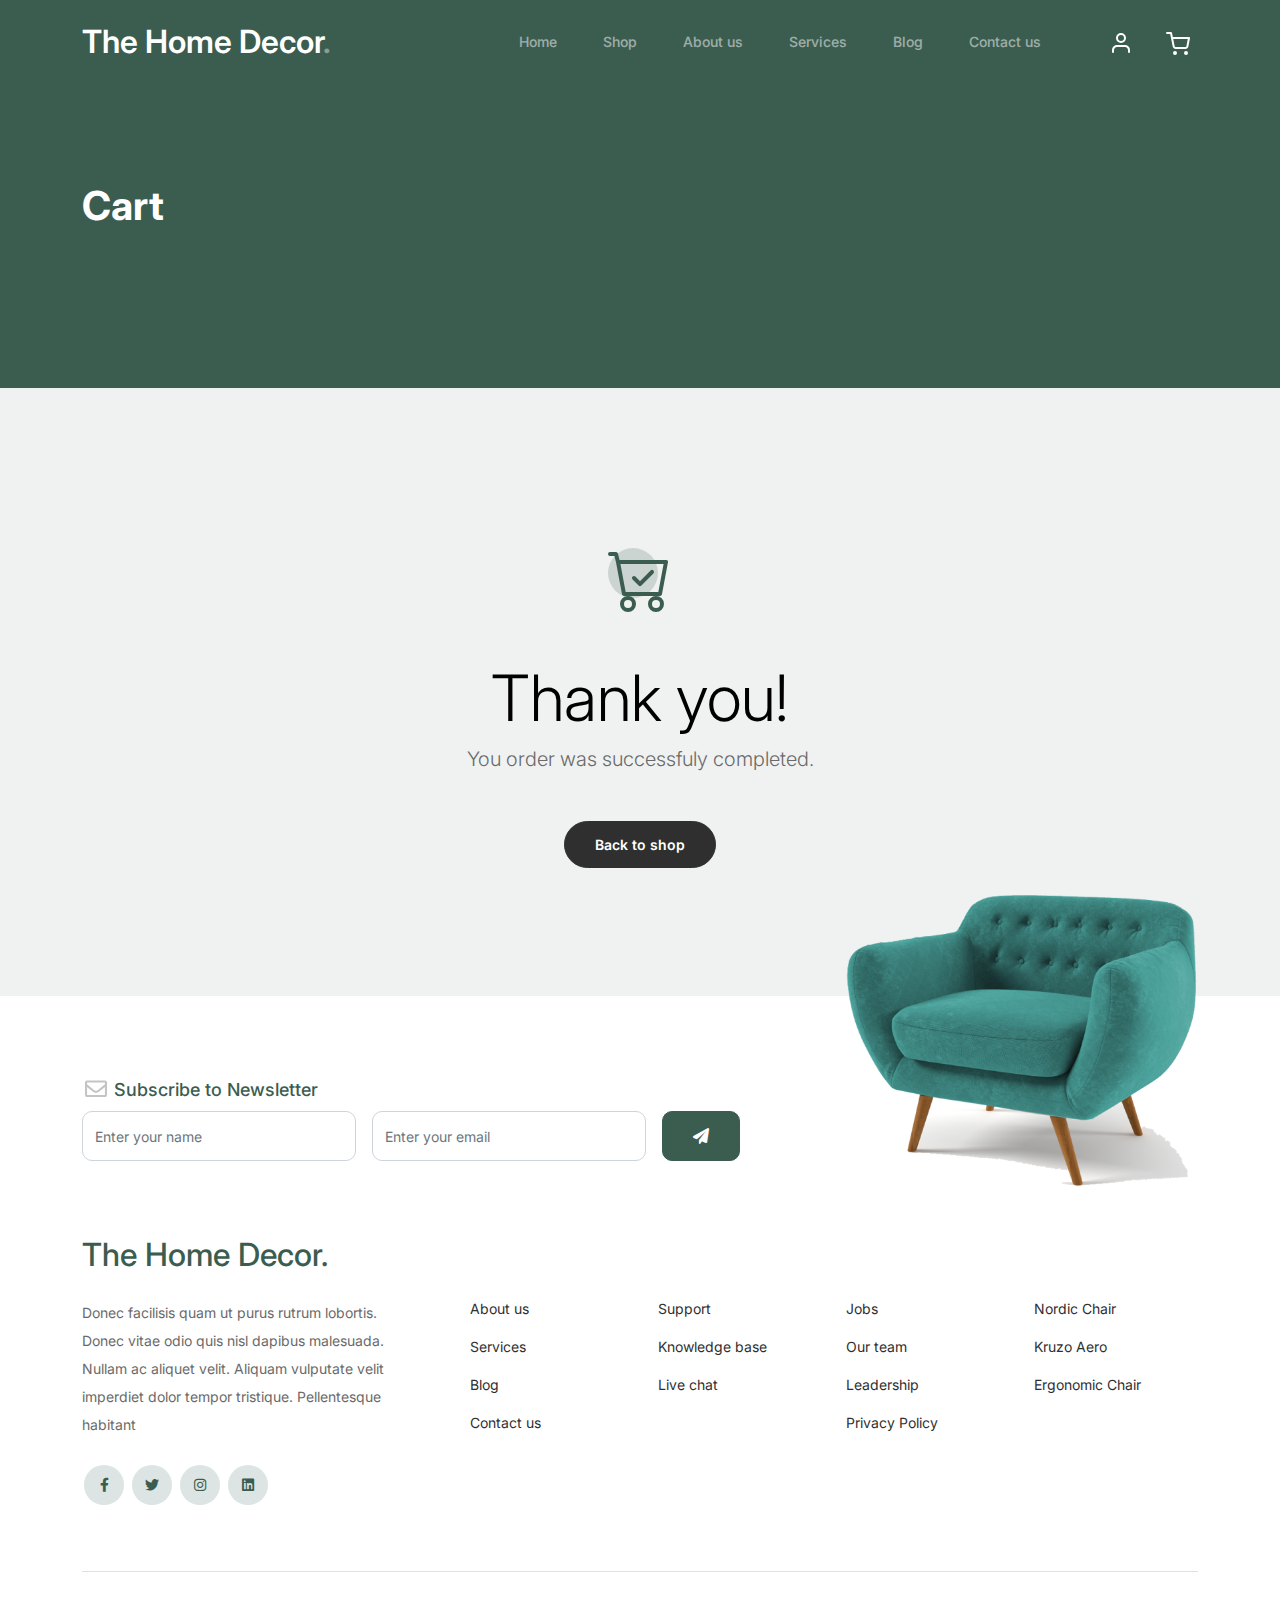
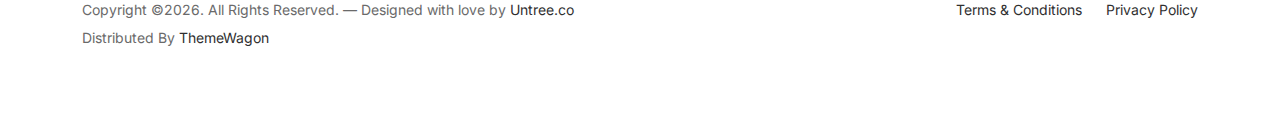
<file: Frontend_Project-main/Frontend_Project-main/thankyou.html>
<!doctype html>
<html lang="en">
<head>
  <meta charset="utf-8">
  <meta name="viewport" content="width=device-width, initial-scale=1, shrink-to-fit=no">
  <meta name="author" content="Untree.co">
  <link rel="shortcut icon" href="favicon.png">

  <meta name="description" content="" />
  <meta name="keywords" content="bootstrap, bootstrap4" />

		<!-- Bootstrap CSS -->
		<link href="css/bootstrap.min.css" rel="stylesheet">
		<link href="https://cdnjs.cloudflare.com/ajax/libs/font-awesome/6.0.0-beta3/css/all.min.css" rel="stylesheet">
		<link href="css/tiny-slider.css" rel="stylesheet">
		<link href="css/style.css" rel="stylesheet">
		<title>The Home Decor and Interior Design Website</title>
	</head>

	<body>

		<!-- Start Header/Navigation -->
		<nav class="custom-navbar navbar navbar navbar-expand-md navbar-dark bg-dark" arial-label="The Home Decor navigation bar">

			<div class="container">
				<a class="navbar-brand" href="index.html">The Home Decor<span>.</span></a>

				<button class="navbar-toggler" type="button" data-bs-toggle="collapse" data-bs-target="#navbarsThe Home Decor" aria-controls="navbarsThe Home Decor" aria-expanded="false" aria-label="Toggle navigation">
					<span class="navbar-toggler-icon"></span>
				</button>

				<div class="collapse navbar-collapse" id="navbarsThe Home Decor">
					<ul class="custom-navbar-nav navbar-nav ms-auto mb-2 mb-md-0">
						<li class="nav-item ">
							<a class="nav-link" href="index.html">Home</a>
						</li>
						<li><a class="nav-link" href="shop.html">Shop</a></li>
						<li><a class="nav-link" href="about.html">About us</a></li>
						<li><a class="nav-link" href="services.html">Services</a></li>
						<li><a class="nav-link" href="blog.html">Blog</a></li>
						<li><a class="nav-link" href="contact.html">Contact us</a></li>
					</ul>

					<ul class="custom-navbar-cta navbar-nav mb-2 mb-md-0 ms-5">
						<li><a class="nav-link" href="#"><img src="images/user.svg"></a></li>
						<li><a class="nav-link" href="cart.html"><img src="images/cart.svg"></a></li>
					</ul>
				</div>
			</div>
				
		</nav>
		<!-- End Header/Navigation -->

		<!-- Start Hero Section -->
			<div class="hero">
				<div class="container">
					<div class="row justify-content-between">
						<div class="col-lg-5">
							<div class="intro-excerpt">
								<h1>Cart</h1>
							</div>
						</div>
						<div class="col-lg-7">
							
						</div>
					</div>
				</div>
			</div>
		<!-- End Hero Section -->

		

		<div class="untree_co-section">
    <div class="container">
      <div class="row">
        <div class="col-md-12 text-center pt-5">
          <span class="display-3 thankyou-icon text-primary">
            <svg width="1em" height="1em" viewBox="0 0 16 16" class="bi bi-cart-check mb-5" fill="currentColor" xmlns="http://www.w3.org/2000/svg">
              <path fill-rule="evenodd" d="M11.354 5.646a.5.5 0 0 1 0 .708l-3 3a.5.5 0 0 1-.708 0l-1.5-1.5a.5.5 0 1 1 .708-.708L8 8.293l2.646-2.647a.5.5 0 0 1 .708 0z"/>
              <path fill-rule="evenodd" d="M0 1.5A.5.5 0 0 1 .5 1H2a.5.5 0 0 1 .485.379L2.89 3H14.5a.5.5 0 0 1 .491.592l-1.5 8A.5.5 0 0 1 13 12H4a.5.5 0 0 1-.491-.408L2.01 3.607 1.61 2H.5a.5.5 0 0 1-.5-.5zM3.102 4l1.313 7h8.17l1.313-7H3.102zM5 12a2 2 0 1 0 0 4 2 2 0 0 0 0-4zm7 0a2 2 0 1 0 0 4 2 2 0 0 0 0-4zm-7 1a1 1 0 1 0 0 2 1 1 0 0 0 0-2zm7 0a1 1 0 1 0 0 2 1 1 0 0 0 0-2z"/>
            </svg>
          </span>
          <h2 class="display-3 text-black">Thank you!</h2>
          <p class="lead mb-5">You order was successfuly completed.</p>
          <p><a href="shop.html" class="btn btn-sm btn-outline-black">Back to shop</a></p>
        </div>
      </div>
    </div>
  </div>

		<!-- Start Footer Section -->
		<footer class="footer-section">
			<div class="container relative">

				<div class="sofa-img">
					<img src="images/sofa.png" alt="Image" class="img-fluid">
				</div>

				<div class="row">
					<div class="col-lg-8">
						<div class="subscription-form">
							<h3 class="d-flex align-items-center"><span class="me-1"><img src="images/envelope-outline.svg" alt="Image" class="img-fluid"></span><span>Subscribe to Newsletter</span></h3>

							<form action="#" class="row g-3">
								<div class="col-auto">
									<input type="text" class="form-control" placeholder="Enter your name">
								</div>
								<div class="col-auto">
									<input type="email" class="form-control" placeholder="Enter your email">
								</div>
								<div class="col-auto">
									<button class="btn btn-primary">
										<span class="fa fa-paper-plane"></span>
									</button>
								</div>
							</form>

						</div>
					</div>
				</div>

				<div class="row g-5 mb-5">
					<div class="col-lg-4">
						<div class="mb-4 footer-logo-wrap"><a href="#" class="footer-logo">The Home Decor<span>.</span></a></div>
						<p class="mb-4">Donec facilisis quam ut purus rutrum lobortis. Donec vitae odio quis nisl dapibus malesuada. Nullam ac aliquet velit. Aliquam vulputate velit imperdiet dolor tempor tristique. Pellentesque habitant</p>

						<ul class="list-unstyled custom-social">
							<li><a href="#"><span class="fa fa-brands fa-facebook-f"></span></a></li>
							<li><a href="#"><span class="fa fa-brands fa-twitter"></span></a></li>
							<li><a href="#"><span class="fa fa-brands fa-instagram"></span></a></li>
							<li><a href="#"><span class="fa fa-brands fa-linkedin"></span></a></li>
						</ul>
					</div>

					<div class="col-lg-8">
						<div class="row links-wrap">
							<div class="col-6 col-sm-6 col-md-3">
								<ul class="list-unstyled">
									<li><a href="#">About us</a></li>
									<li><a href="#">Services</a></li>
									<li><a href="#">Blog</a></li>
									<li><a href="#">Contact us</a></li>
								</ul>
							</div>

							<div class="col-6 col-sm-6 col-md-3">
								<ul class="list-unstyled">
									<li><a href="#">Support</a></li>
									<li><a href="#">Knowledge base</a></li>
									<li><a href="#">Live chat</a></li>
								</ul>
							</div>

							<div class="col-6 col-sm-6 col-md-3">
								<ul class="list-unstyled">
									<li><a href="#">Jobs</a></li>
									<li><a href="#">Our team</a></li>
									<li><a href="#">Leadership</a></li>
									<li><a href="#">Privacy Policy</a></li>
								</ul>
							</div>

							<div class="col-6 col-sm-6 col-md-3">
								<ul class="list-unstyled">
									<li><a href="#">Nordic Chair</a></li>
									<li><a href="#">Kruzo Aero</a></li>
									<li><a href="#">Ergonomic Chair</a></li>
								</ul>
							</div>
						</div>
					</div>

				</div>

				<div class="border-top copyright">
					<div class="row pt-4">
						<div class="col-lg-6">
							<p class="mb-2 text-center text-lg-start">Copyright &copy;<script>document.write(new Date().getFullYear());</script>. All Rights Reserved. &mdash; Designed with love by <a href="https://untree.co">Untree.co</a> Distributed By <a href="https://themewagon.com">ThemeWagon</a> <!-- License information: https://untree.co/license/ -->
            </p>
						</div>

						<div class="col-lg-6 text-center text-lg-end">
							<ul class="list-unstyled d-inline-flex ms-auto">
								<li class="me-4"><a href="#">Terms &amp; Conditions</a></li>
								<li><a href="#">Privacy Policy</a></li>
							</ul>
						</div>

					</div>
				</div>

			</div>
		</footer>
		<!-- End Footer Section -->	


		<script src="js/bootstrap.bundle.min.js"></script>
		<script src="js/tiny-slider.js"></script>
		<script src="js/custom.js"></script>
	</body>

</html>
</file>
<file: Frontend_Project-main/Frontend_Project-main/css/tiny-slider.css>
.tns-outer {
  padding: 0 !important;
}
.tns-outer [hidden] {
  display: none !important;
}
.tns-outer [aria-controls],
.tns-outer [data-action] {
  cursor: pointer;
}
.tns-slider {
  -webkit-transition: all 0s;
  -moz-transition: all 0s;
  transition: all 0s;
}
.tns-slider > .tns-item {
  -webkit-box-sizing: border-box;
  -moz-box-sizing: border-box;
  box-sizing: border-box;
}
.tns-horizontal.tns-subpixel {
  white-space: nowrap;
}
.tns-horizontal.tns-subpixel > .tns-item {
  display: inline-block;
  vertical-align: top;
  white-space: normal;
}
.tns-horizontal.tns-no-subpixel:after {
  content: '';
  display: table;
  clear: both;
}
.tns-horizontal.tns-no-subpixel > .tns-item {
  float: left;
}
.tns-horizontal.tns-carousel.tns-no-subpixel > .tns-item {
  margin-right: -100%;
}
.tns-no-calc {
  position: relative;
  left: 0;
}
.tns-gallery {
  position: relative;
  left: 0;
  min-height: 1px;
}
.tns-gallery > .tns-item {
  position: absolute;
  left: -100%;
  -webkit-transition: transform 0s, opacity 0s;
  -moz-transition: transform 0s, opacity 0s;
  transition: transform 0s, opacity 0s;
}
.tns-gallery > .tns-slide-active {
  position: relative;
  left: auto !important;
}
.tns-gallery > .tns-moving {
  -webkit-transition: all 0.25s;
  -moz-transition: all 0.25s;
  transition: all 0.25s;
}
.tns-autowidth {
  display: inline-block;
}
.tns-lazy-img {
  -webkit-transition: opacity 0.6s;
  -moz-transition: opacity 0.6s;
  transition: opacity 0.6s;
  opacity: 0.6;
}
.tns-lazy-img.tns-complete {
  opacity: 1;
}
.tns-ah {
  -webkit-transition: height 0s;
  -moz-transition: height 0s;
  transition: height 0s;
}
.tns-ovh {
  overflow: hidden;
}
.tns-visually-hidden {
  position: absolute;
  left: -10000em;
}
.tns-transparent {
  opacity: 0;
  visibility: hidden;
}
.tns-fadeIn {
  opacity: 1;
  filter: alpha(opacity=100);
  z-index: 0;
}
.tns-normal,
.tns-fadeOut {
  opacity: 0;
  filter: alpha(opacity=0);
  z-index: -1;
}
.tns-vpfix {
  white-space: nowrap;
}
.tns-vpfix > div,
.tns-vpfix > li {
  display: inline-block;
}
.tns-t-subp2 {
  margin: 0 auto;
  width: 310px;
  position: relative;
  height: 10px;
  overflow: hidden;
}
.tns-t-ct {
  width: 2333.3333333%;
  width: -webkit-calc(100% * 70 / 3);
  width: -moz-calc(100% * 70 / 3);
  width: calc(100% * 70 / 3);
  position: absolute;
  right: 0;
}
.tns-t-ct:after {
  content: '';
  display: table;
  clear: both;
}
.tns-t-ct > div {
  width: 1.4285714%;
  width: -webkit-calc(100% / 70);
  width: -moz-calc(100% / 70);
  width: calc(100% / 70);
  height: 10px;
  float: left;
}

/*# sourceMappingURL=sourcemaps/tiny-slider.css.map */
</file>
<file: Frontend_Project-main/Frontend_Project-main/css/style.css>
@import url("https://fonts.googleapis.com/css2?family=Inter:wght@400;500;600;700;800&display=swap");
body {
  overflow-x: hidden;
  position: relative; }

body {
  font-family: "Inter", sans-serif;
  font-weight: 400;
  line-height: 28px;
  color: #6a6a6a;
  font-size: 14px;
  background-color: #eff2f1; }

a {
  text-decoration: none;
  -webkit-transition: .3s all ease;
  -o-transition: .3s all ease;
  transition: .3s all ease;
  color: #2f2f2f;
  text-decoration: underline; }
  a:hover {
    color: #2f2f2f;
    text-decoration: none; }
  a.more {
    font-weight: 600; }

.custom-navbar {
  background: #3b5d50 !important;
  padding-top: 20px;
  padding-bottom: 20px; }
  .custom-navbar .navbar-brand {
    font-size: 32px;
    font-weight: 600; }
    .custom-navbar .navbar-brand > span {
      opacity: .4; }
  .custom-navbar .navbar-toggler {
    border-color: transparent; }
    .custom-navbar .navbar-toggler:active, .custom-navbar .navbar-toggler:focus {
      -webkit-box-shadow: none;
      box-shadow: none;
      outline: none; }
  @media (min-width: 992px) {
    .custom-navbar .custom-navbar-nav li {
      margin-left: 15px;
      margin-right: 15px; } }
  .custom-navbar .custom-navbar-nav li a {
    font-weight: 500;
    color: #ffffff !important;
    opacity: .5;
    -webkit-transition: .3s all ease;
    -o-transition: .3s all ease;
    transition: .3s all ease;
    position: relative; }
    @media (min-width: 768px) {
      .custom-navbar .custom-navbar-nav li a:before {
        content: "";
        position: absolute;
        bottom: 0;
        left: 8px;
        right: 8px;
        background: #f9bf29;
        height: 5px;
        opacity: 1;
        visibility: visible;
        width: 0;
        -webkit-transition: .15s all ease-out;
        -o-transition: .15s all ease-out;
        transition: .15s all ease-out; } }
    .custom-navbar .custom-navbar-nav li a:hover {
      opacity: 1; }
      .custom-navbar .custom-navbar-nav li a:hover:before {
        width: calc(100% - 16px); }
  .custom-navbar .custom-navbar-nav li.active a {
    opacity: 1; }
    .custom-navbar .custom-navbar-nav li.active a:before {
      width: calc(100% - 16px); }
  .custom-navbar .custom-navbar-cta {
    margin-left: 0 !important;
    -webkit-box-orient: horizontal;
    -webkit-box-direction: normal;
    -ms-flex-direction: row;
    flex-direction: row; }
    @media (min-width: 768px) {
      .custom-navbar .custom-navbar-cta {
        margin-left: 40px !important; } }
    .custom-navbar .custom-navbar-cta li {
      margin-left: 0px;
      margin-right: 0px; }
      .custom-navbar .custom-navbar-cta li:first-child {
        margin-right: 20px; }

.hero {
  background: #3b5d50;
  padding: calc(4rem - 30px) 0 0rem 0; }
  @media (min-width: 768px) {
    .hero {
      padding: calc(4rem - 30px) 0 4rem 0; } }
  @media (min-width: 992px) {
    .hero {
      padding: calc(8rem - 30px) 0 8rem 0; } }
  .hero .intro-excerpt {
    position: relative;
    z-index: 4; }
    @media (min-width: 992px) {
      .hero .intro-excerpt {
        max-width: 450px; } }
  .hero h1 {
    font-weight: 700;
    color: #ffffff;
    margin-bottom: 30px; }
    @media (min-width: 1400px) {
      .hero h1 {
        font-size: 54px; } }
  .hero p {
    color: rgba(255, 255, 255, 0.5);
    margin-botom: 30px; }
  .hero .hero-img-wrap {
    position: relative; }
    .hero .hero-img-wrap img {
      position: relative;
      top: 0px;
      right: 0px;
      z-index: 2;
      max-width: 780px;
      left: -20px; }
      @media (min-width: 768px) {
        .hero .hero-img-wrap img {
          right: 0px;
          left: -100px; } }
      @media (min-width: 992px) {
        .hero .hero-img-wrap img {
          left: 0px;
          top: -80px;
          position: absolute;
          right: -50px; } }
      @media (min-width: 1200px) {
        .hero .hero-img-wrap img {
          left: 0px;
          top: -80px;
          right: -100px; } }
    .hero .hero-img-wrap:after {
      content: "";
      position: absolute;
      width: 255px;
      height: 217px;
      background-image: url("../images/dots-light.svg");
      background-size: contain;
      background-repeat: no-repeat;
      right: -100px;
      top: -0px; }
      @media (min-width: 1200px) {
        .hero .hero-img-wrap:after {
          top: -40px; } }

.btn {
  font-weight: 600;
  padding: 12px 30px;
  border-radius: 30px;
  color: #ffffff;
  background: #2f2f2f;
  border-color: #2f2f2f; }
  .btn:hover {
    color: #ffffff;
    background: #222222;
    border-color: #222222; }
  .btn:active, .btn:focus {
    outline: none !important;
    -webkit-box-shadow: none;
    box-shadow: none; }
  .btn.btn-primary {
    background: #3b5d50;
    border-color: #3b5d50; }
    .btn.btn-primary:hover {
      background: #314d43;
      border-color: #314d43; }
  .btn.btn-secondary {
    color: #2f2f2f;
    background: #f9bf29;
    border-color: #f9bf29; }
    .btn.btn-secondary:hover {
      background: #f8b810;
      border-color: #f8b810; }
  .btn.btn-white-outline {
    background: transparent;
    border-width: 2px;
    border-color: rgba(255, 255, 255, 0.3); }
    .btn.btn-white-outline:hover {
      border-color: white;
      color: #ffffff; }

.section-title {
  color: #2f2f2f; }

.product-section {
  padding: 7rem 0; }
  .product-section .product-item {
    text-align: center;
    text-decoration: none;
    display: block;
    position: relative;
    padding-bottom: 50px;
    cursor: pointer; }
    .product-section .product-item .product-thumbnail {
      margin-bottom: 30px;
      position: relative;
      top: 0;
      -webkit-transition: .3s all ease;
      -o-transition: .3s all ease;
      transition: .3s all ease; }
    .product-section .product-item h3 {
      font-weight: 600;
      font-size: 16px; }
    .product-section .product-item strong {
      font-weight: 800 !important;
      font-size: 18px !important; }
    .product-section .product-item h3, .product-section .product-item strong {
      color: #2f2f2f;
      text-decoration: none; }
    .product-section .product-item .icon-cross {
      position: absolute;
      width: 35px;
      height: 35px;
      display: inline-block;
      background: #2f2f2f;
      bottom: 15px;
      left: 50%;
      -webkit-transform: translateX(-50%);
      -ms-transform: translateX(-50%);
      transform: translateX(-50%);
      margin-bottom: -17.5px;
      border-radius: 50%;
      opacity: 0;
      visibility: hidden;
      -webkit-transition: .3s all ease;
      -o-transition: .3s all ease;
      transition: .3s all ease; }
      .product-section .product-item .icon-cross img {
        position: absolute;
        left: 50%;
        top: 50%;
        -webkit-transform: translate(-50%, -50%);
        -ms-transform: translate(-50%, -50%);
        transform: translate(-50%, -50%); }
    .product-section .product-item:before {
      bottom: 0;
      left: 0;
      right: 0;
      position: absolute;
      content: "";
      background: #dce5e4;
      height: 0%;
      z-index: -1;
      border-radius: 10px;
      -webkit-transition: .3s all ease;
      -o-transition: .3s all ease;
      transition: .3s all ease; }
    .product-section .product-item:hover .product-thumbnail {
      top: -25px; }
    .product-section .product-item:hover .icon-cross {
      bottom: 0;
      opacity: 1;
      visibility: visible; }
    .product-section .product-item:hover:before {
      height: 70%; }

.why-choose-section {
  padding: 7rem 0; }
  .why-choose-section .img-wrap {
    position: relative; }
    .why-choose-section .img-wrap:before {
      position: absolute;
      content: "";
      width: 255px;
      height: 217px;
      background-image: url("../images/dots-yellow.svg");
      background-repeat: no-repeat;
      background-size: contain;
      -webkit-transform: translate(-40%, -40%);
      -ms-transform: translate(-40%, -40%);
      transform: translate(-40%, -40%);
      z-index: -1; }
    .why-choose-section .img-wrap img {
      border-radius: 20px; }

.feature {
  margin-bottom: 30px; }
  .feature .icon {
    display: inline-block;
    position: relative;
    margin-bottom: 20px; }
    .feature .icon:before {
      content: "";
      width: 33px;
      height: 33px;
      position: absolute;
      background: rgba(59, 93, 80, 0.2);
      border-radius: 50%;
      right: -8px;
      bottom: 0; }
  .feature h3 {
    font-size: 14px;
    color: #2f2f2f; }
  .feature p {
    font-size: 14px;
    line-height: 22px;
    color: #6a6a6a; }

.we-help-section {
  padding: 7rem 0; }
  .we-help-section .imgs-grid {
    display: -ms-grid;
    display: grid;
    -ms-grid-columns: (1fr)[27];
    grid-template-columns: repeat(27, 1fr);
    position: relative; }
    .we-help-section .imgs-grid:before {
      position: absolute;
      content: "";
      width: 255px;
      height: 217px;
      background-image: url("../images/dots-green.svg");
      background-size: contain;
      background-repeat: no-repeat;
      -webkit-transform: translate(-40%, -40%);
      -ms-transform: translate(-40%, -40%);
      transform: translate(-40%, -40%);
      z-index: -1; }
    .we-help-section .imgs-grid .grid {
      position: relative; }
      .we-help-section .imgs-grid .grid img {
        border-radius: 20px;
        max-width: 100%; }
      .we-help-section .imgs-grid .grid.grid-1 {
        -ms-grid-column: 1;
        -ms-grid-column-span: 18;
        grid-column: 1 / span 18;
        -ms-grid-row: 1;
        -ms-grid-row-span: 27;
        grid-row: 1 / span 27; }
      .we-help-section .imgs-grid .grid.grid-2 {
        -ms-grid-column: 19;
        -ms-grid-column-span: 27;
        grid-column: 19 / span 27;
        -ms-grid-row: 1;
        -ms-grid-row-span: 5;
        grid-row: 1 / span 5;
        padding-left: 20px; }
      .we-help-section .imgs-grid .grid.grid-3 {
        -ms-grid-column: 14;
        -ms-grid-column-span: 16;
        grid-column: 14 / span 16;
        -ms-grid-row: 6;
        -ms-grid-row-span: 27;
        grid-row: 6 / span 27;
        padding-top: 20px; }

.custom-list {
  width: 100%; }
  .custom-list li {
    display: inline-block;
    width: calc(50% - 20px);
    margin-bottom: 12px;
    line-height: 1.5;
    position: relative;
    padding-left: 20px; }
    .custom-list li:before {
      content: "";
      width: 8px;
      height: 8px;
      border-radius: 50%;
      border: 2px solid #3b5d50;
      position: absolute;
      left: 0;
      top: 8px; }

.popular-product {
  padding: 0 0 7rem 0; }
  .popular-product .product-item-sm h3 {
    font-size: 14px;
    font-weight: 700;
    color: #2f2f2f; }
  .popular-product .product-item-sm a {
    text-decoration: none;
    color: #2f2f2f;
    -webkit-transition: .3s all ease;
    -o-transition: .3s all ease;
    transition: .3s all ease; }
    .popular-product .product-item-sm a:hover {
      color: rgba(47, 47, 47, 0.5); }
  .popular-product .product-item-sm p {
    line-height: 1.4;
    margin-bottom: 10px;
    font-size: 14px; }
  .popular-product .product-item-sm .thumbnail {
    margin-right: 10px;
    -webkit-box-flex: 0;
    -ms-flex: 0 0 120px;
    flex: 0 0 120px;
    position: relative; }
    .popular-product .product-item-sm .thumbnail:before {
      content: "";
      position: absolute;
      border-radius: 20px;
      background: #dce5e4;
      width: 98px;
      height: 98px;
      top: 50%;
      left: 50%;
      -webkit-transform: translate(-50%, -50%);
      -ms-transform: translate(-50%, -50%);
      transform: translate(-50%, -50%);
      z-index: -1; }

.testimonial-section {
  padding: 3rem 0 7rem 0; }

.testimonial-slider-wrap {
  position: relative; }
  .testimonial-slider-wrap .tns-inner {
    padding-top: 30px; }
  .testimonial-slider-wrap .item .testimonial-block blockquote {
    font-size: 16px; }
    @media (min-width: 768px) {
      .testimonial-slider-wrap .item .testimonial-block blockquote {
        line-height: 32px;
        font-size: 18px; } }
  .testimonial-slider-wrap .item .testimonial-block .author-info .author-pic {
    margin-bottom: 20px; }
    .testimonial-slider-wrap .item .testimonial-block .author-info .author-pic img {
      max-width: 80px;
      border-radius: 50%; }
  .testimonial-slider-wrap .item .testimonial-block .author-info h3 {
    font-size: 14px;
    font-weight: 700;
    color: #2f2f2f;
    margin-bottom: 0; }
  .testimonial-slider-wrap #testimonial-nav {
    position: absolute;
    top: 50%;
    z-index: 99;
    width: 100%;
    display: none; }
    @media (min-width: 768px) {
      .testimonial-slider-wrap #testimonial-nav {
        display: block; } }
    .testimonial-slider-wrap #testimonial-nav > span {
      cursor: pointer;
      position: absolute;
      width: 58px;
      height: 58px;
      line-height: 58px;
      border-radius: 50%;
      background: rgba(59, 93, 80, 0.1);
      color: #2f2f2f;
      -webkit-transition: .3s all ease;
      -o-transition: .3s all ease;
      transition: .3s all ease; }
      .testimonial-slider-wrap #testimonial-nav > span:hover {
        background: #3b5d50;
        color: #ffffff; }
    .testimonial-slider-wrap #testimonial-nav .prev {
      left: -10px; }
    .testimonial-slider-wrap #testimonial-nav .next {
      right: 0; }
  .testimonial-slider-wrap .tns-nav {
    position: absolute;
    bottom: -50px;
    left: 50%;
    -webkit-transform: translateX(-50%);
    -ms-transform: translateX(-50%);
    transform: translateX(-50%); }
    .testimonial-slider-wrap .tns-nav button {
      background: none;
      border: none;
      display: inline-block;
      position: relative;
      width: 0 !important;
      height: 7px !important;
      margin: 2px; }
      .testimonial-slider-wrap .tns-nav button:active, .testimonial-slider-wrap .tns-nav button:focus, .testimonial-slider-wrap .tns-nav button:hover {
        outline: none;
        -webkit-box-shadow: none;
        box-shadow: none;
        background: none; }
      .testimonial-slider-wrap .tns-nav button:before {
        display: block;
        width: 7px;
        height: 7px;
        left: 0;
        top: 0;
        position: absolute;
        content: "";
        border-radius: 50%;
        -webkit-transition: .3s all ease;
        -o-transition: .3s all ease;
        transition: .3s all ease;
        background-color: #d6d6d6; }
      .testimonial-slider-wrap .tns-nav button:hover:before, .testimonial-slider-wrap .tns-nav button.tns-nav-active:before {
        background-color: #3b5d50; }

.before-footer-section {
  padding: 7rem 0 12rem 0 !important; }

.blog-section {
  padding: 7rem 0 12rem 0; }
  .blog-section .post-entry a {
    text-decoration: none; }
  .blog-section .post-entry .post-thumbnail {
    display: block;
    margin-bottom: 20px; }
    .blog-section .post-entry .post-thumbnail img {
      border-radius: 20px;
      -webkit-transition: .3s all ease;
      -o-transition: .3s all ease;
      transition: .3s all ease; }
  .blog-section .post-entry .post-content-entry {
    padding-left: 15px;
    padding-right: 15px; }
    .blog-section .post-entry .post-content-entry h3 {
      font-size: 16px;
      margin-bottom: 0;
      font-weight: 600;
      margin-bottom: 7px; }
    .blog-section .post-entry .post-content-entry .meta {
      font-size: 14px; }
      .blog-section .post-entry .post-content-entry .meta a {
        font-weight: 600; }
  .blog-section .post-entry:hover .post-thumbnail img, .blog-section .post-entry:focus .post-thumbnail img {
    opacity: .7; }

.footer-section {
  padding: 80px 0;
  background: #ffffff; }
  .footer-section .relative {
    position: relative; }
  .footer-section a {
    text-decoration: none;
    color: #2f2f2f;
    -webkit-transition: .3s all ease;
    -o-transition: .3s all ease;
    transition: .3s all ease; }
    .footer-section a:hover {
      color: rgba(47, 47, 47, 0.5); }
  .footer-section .subscription-form {
    margin-bottom: 40px;
    position: relative;
    z-index: 2;
    margin-top: 100px; }
    @media (min-width: 992px) {
      .footer-section .subscription-form {
        margin-top: 0px;
        margin-bottom: 80px; } }
    .footer-section .subscription-form h3 {
      font-size: 18px;
      font-weight: 500;
      color: #3b5d50; }
    .footer-section .subscription-form .form-control {
      height: 50px;
      border-radius: 10px;
      font-family: "Inter", sans-serif; }
      .footer-section .subscription-form .form-control:active, .footer-section .subscription-form .form-control:focus {
        outline: none;
        -webkit-box-shadow: none;
        box-shadow: none;
        border-color: #3b5d50;
        -webkit-box-shadow: 0 1px 4px 0 rgba(0, 0, 0, 0.2);
        box-shadow: 0 1px 4px 0 rgba(0, 0, 0, 0.2); }
      .footer-section .subscription-form .form-control::-webkit-input-placeholder {
        font-size: 14px; }
      .footer-section .subscription-form .form-control::-moz-placeholder {
        font-size: 14px; }
      .footer-section .subscription-form .form-control:-ms-input-placeholder {
        font-size: 14px; }
      .footer-section .subscription-form .form-control:-moz-placeholder {
        font-size: 14px; }
    .footer-section .subscription-form .btn {
      border-radius: 10px !important; }
  .footer-section .sofa-img {
    position: absolute;
    top: -200px;
    z-index: 1;
    right: 0; }
    .footer-section .sofa-img img {
      max-width: 380px; }
  .footer-section .links-wrap {
    margin-top: 0px; }
    @media (min-width: 992px) {
      .footer-section .links-wrap {
        margin-top: 54px; } }
    .footer-section .links-wrap ul li {
      margin-bottom: 10px; }
  .footer-section .footer-logo-wrap .footer-logo {
    font-size: 32px;
    font-weight: 500;
    text-decoration: none;
    color: #3b5d50; }
  .footer-section .custom-social li {
    margin: 2px;
    display: inline-block; }
    .footer-section .custom-social li a {
      width: 40px;
      height: 40px;
      text-align: center;
      line-height: 40px;
      display: inline-block;
      background: #dce5e4;
      color: #3b5d50;
      border-radius: 50%; }
      .footer-section .custom-social li a:hover {
        background: #3b5d50;
        color: #ffffff; }
  .footer-section .border-top {
    border-color: #dce5e4; }
    .footer-section .border-top.copyright {
      font-size: 14px !important; }

.untree_co-section {
  padding: 7rem 0; }

.form-control {
  height: 50px;
  border-radius: 10px;
  font-family: "Inter", sans-serif; }
  .form-control:active, .form-control:focus {
    outline: none;
    -webkit-box-shadow: none;
    box-shadow: none;
    border-color: #3b5d50;
    -webkit-box-shadow: 0 1px 4px 0 rgba(0, 0, 0, 0.2);
    box-shadow: 0 1px 4px 0 rgba(0, 0, 0, 0.2); }
  .form-control::-webkit-input-placeholder {
    font-size: 14px; }
  .form-control::-moz-placeholder {
    font-size: 14px; }
  .form-control:-ms-input-placeholder {
    font-size: 14px; }
  .form-control:-moz-placeholder {
    font-size: 14px; }

.service {
  line-height: 1.5; }
  .service .service-icon {
    border-radius: 10px;
    -webkit-box-flex: 0;
    -ms-flex: 0 0 50px;
    flex: 0 0 50px;
    height: 50px;
    line-height: 50px;
    text-align: center;
    background: #3b5d50;
    margin-right: 20px;
    color: #ffffff; }

textarea {
  height: auto !important; }

.site-blocks-table {
  overflow: auto; }
  .site-blocks-table .product-thumbnail {
    width: 200px; }
  .site-blocks-table .btn {
    padding: 2px 10px; }
  .site-blocks-table thead th {
    padding: 30px;
    text-align: center;
    border-width: 0px !important;
    vertical-align: middle;
    color: rgba(0, 0, 0, 0.8);
    font-size: 18px; }
  .site-blocks-table td {
    padding: 20px;
    text-align: center;
    vertical-align: middle;
    color: rgba(0, 0, 0, 0.8); }
  .site-blocks-table tbody tr:first-child td {
    border-top: 1px solid #3b5d50 !important; }
  .site-blocks-table .btn {
    background: none !important;
    color: #000000;
    border: none;
    height: auto !important; }

.site-block-order-table th {
  border-top: none !important;
  border-bottom-width: 1px !important; }

.site-block-order-table td, .site-block-order-table th {
  color: #000000; }

.couponcode-wrap input {
  border-radius: 10px !important; }

.text-primary {
  color: #3b5d50 !important; }

.thankyou-icon {
  position: relative;
  color: #3b5d50; }
  .thankyou-icon:before {
    position: absolute;
    content: "";
    width: 50px;
    height: 50px;
    border-radius: 50%;
    background: rgba(59, 93, 80, 0.2); }
</file>
